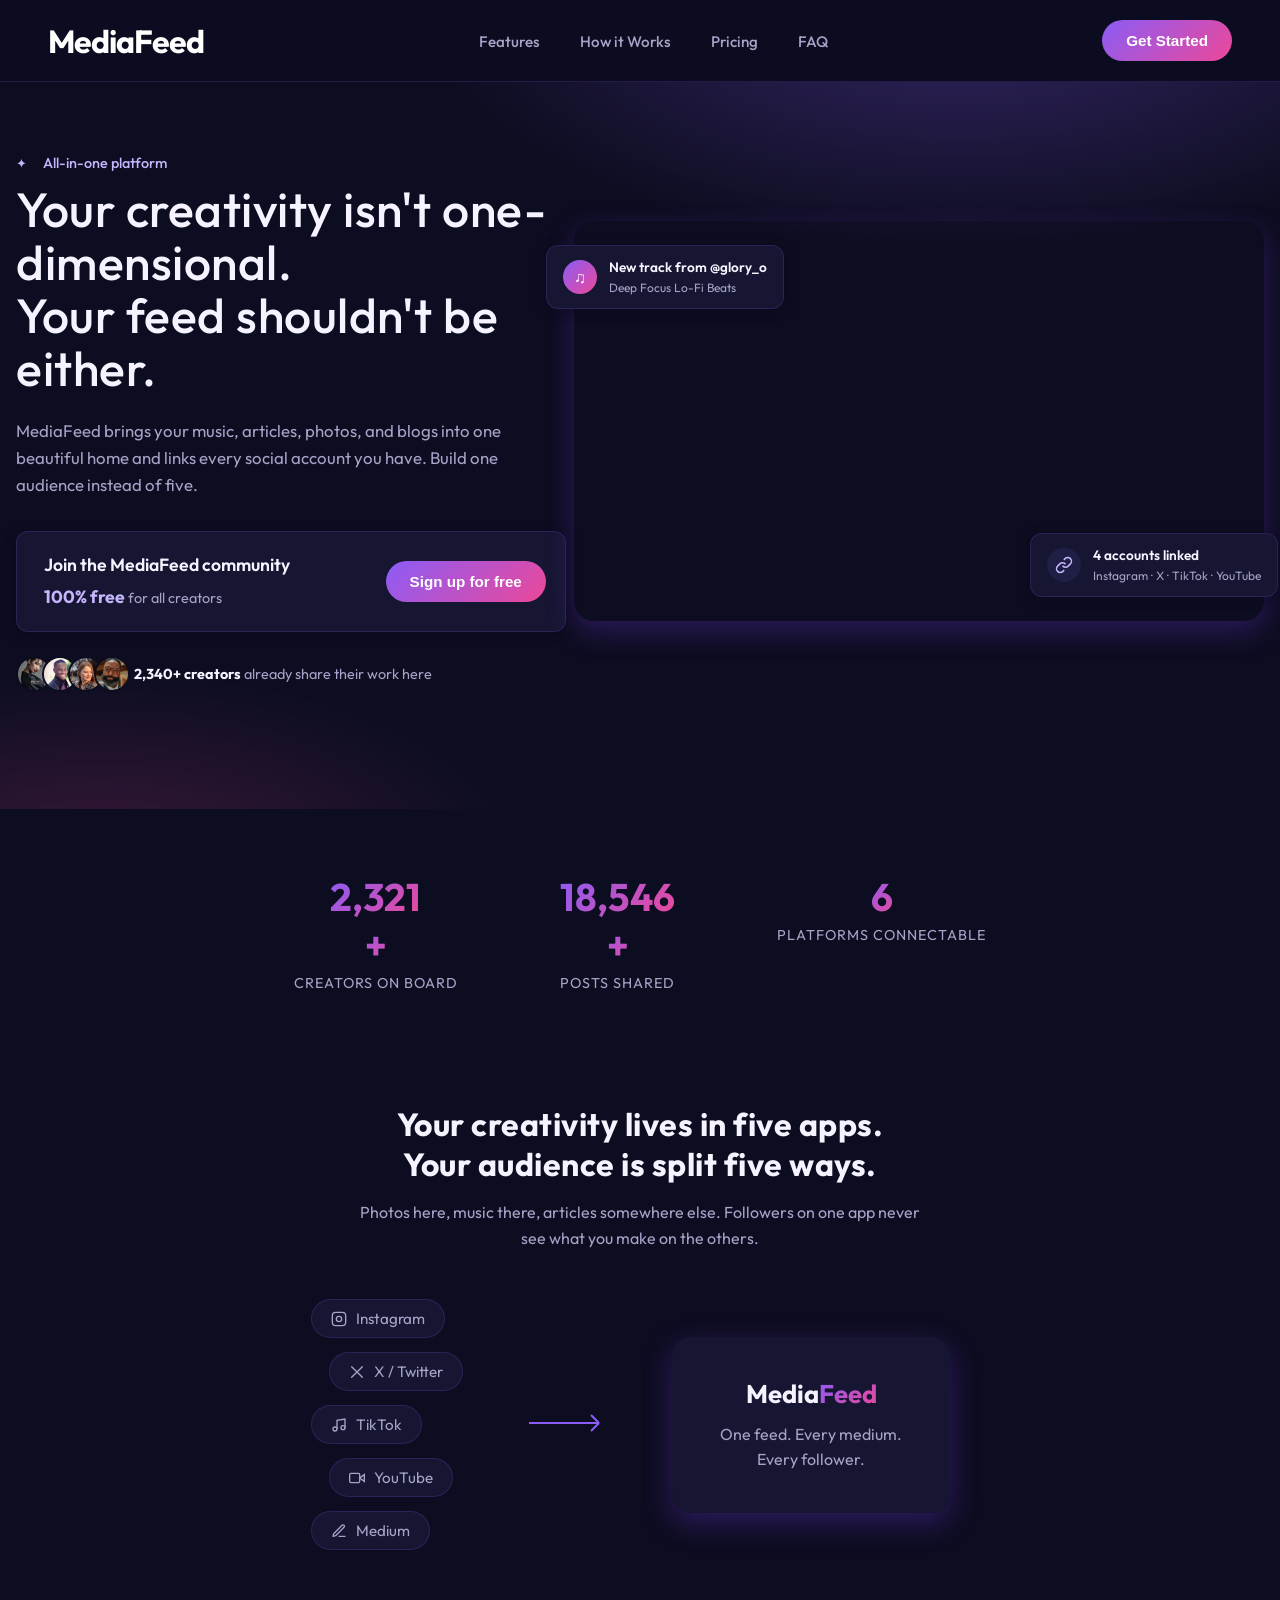
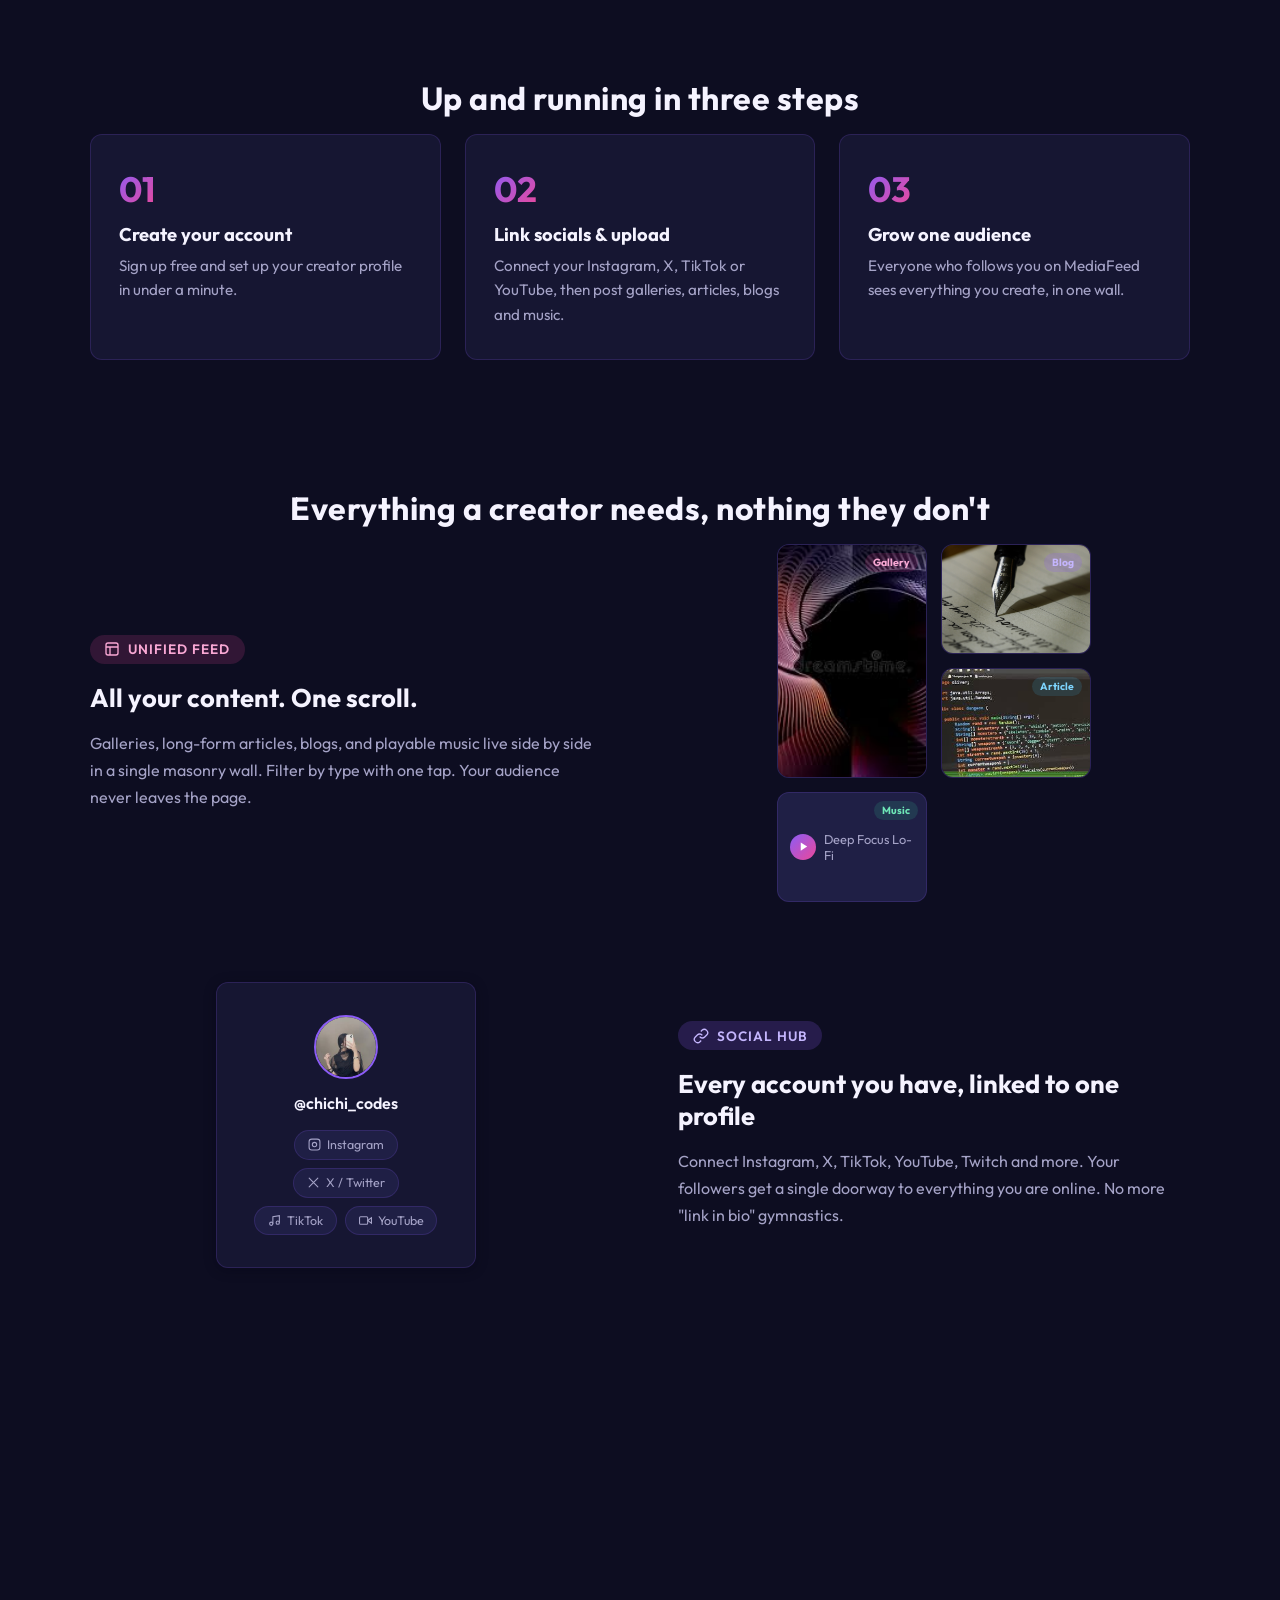
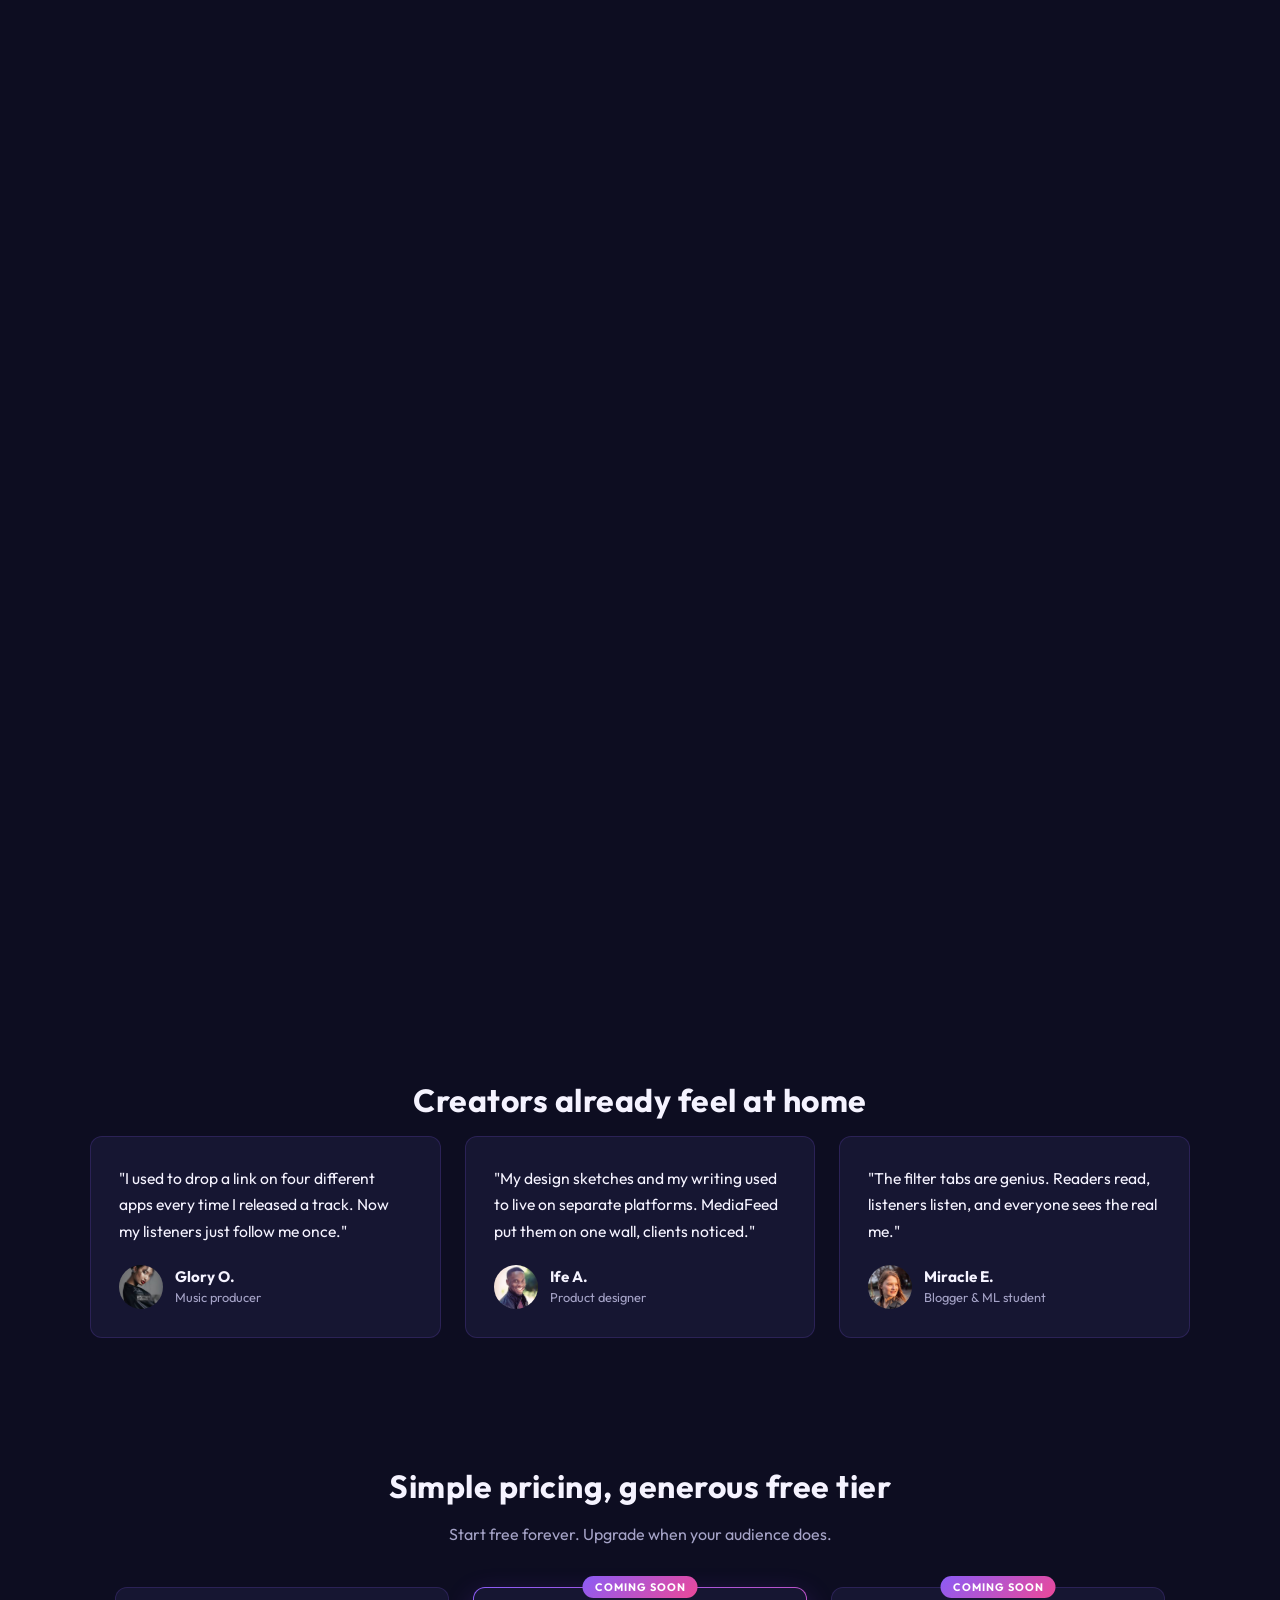
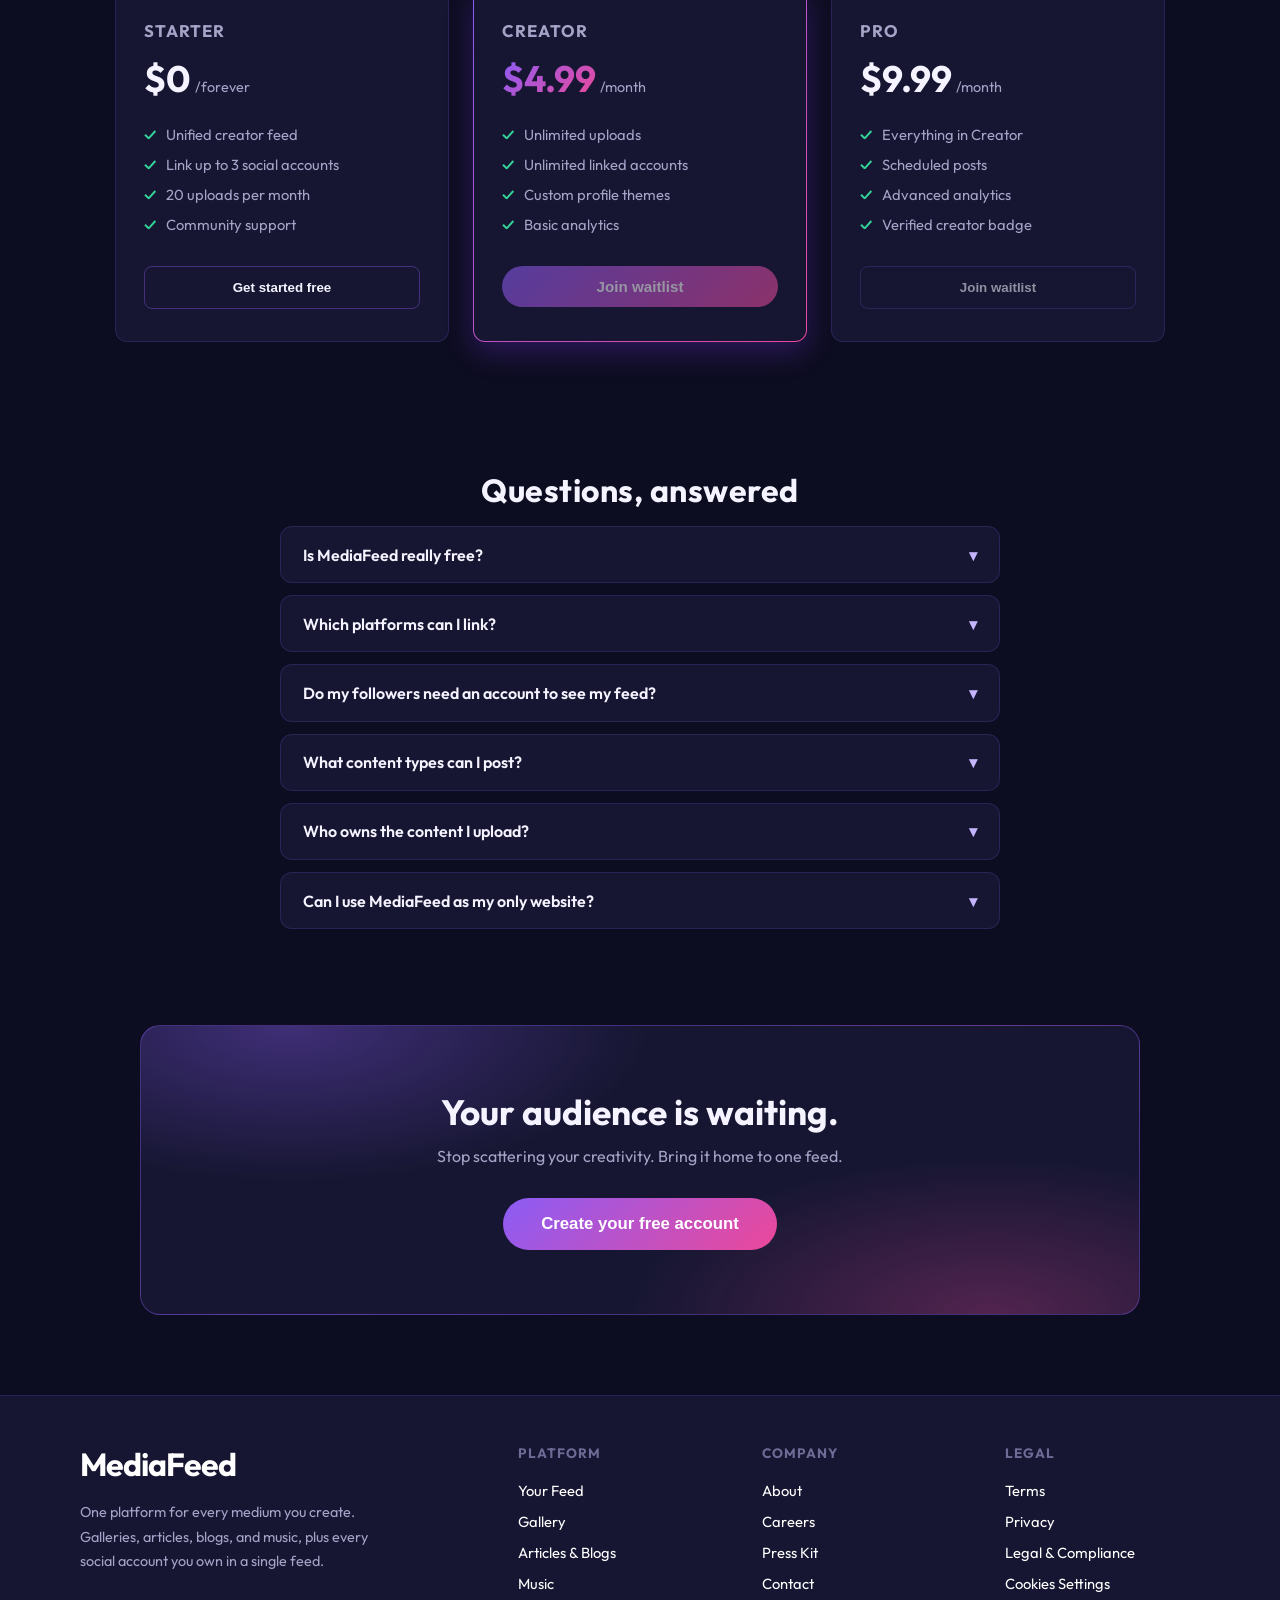
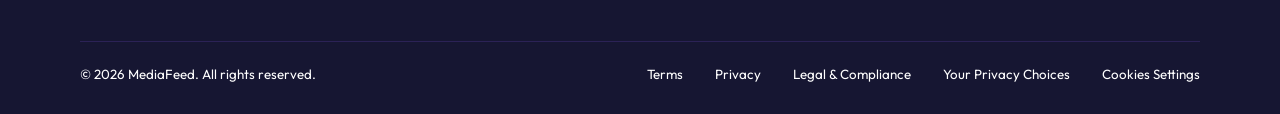
<file: index.html>
<!doctype html>
<html lang="en">
  <head>
    <meta charset="UTF-8" />
    <meta name="viewport" content="width=device-width, initial-scale=1.0" />
    <link rel="preconnect" href="https://fonts.googleapis.com" />
    <link rel="preconnect" href="https://fonts.gstatic.com" crossorigin />
    <link
      href="https://fonts.googleapis.com/css2?family=DM+Mono:ital,wght@0,300;0,400;0,500;1,300;1,400;1,500&family=DM+Sans:ital,opsz,wght@0,9..40,100..1000;1,9..40,100..1000&family=Fraunces:ital,opsz,wght@0,9..144,100..900;1,9..144,100..900&family=League+Spartan:wght@100..900&family=Montserrat:ital,wght@0,100..900;1,100..900&family=Outfit:wght@100..900&family=Public+Sans:ital,wght@0,100..900;1,100..900&family=Roboto:ital,wght@0,100..900;1,100..900&family=Young+Serif&display=swap"
      rel="stylesheet"
    />
    <link rel="stylesheet" href="theme.css" />
    <link rel="stylesheet" href="style.css" />
    <title>MediaFeed — One Feed for Everything You Create</title>
  </head>

  <body>
    <!-- Navigation (outside header so it can stick to the viewport) -->
    <nav class="navbar">
      <a href="#" class="logo">MediaFeed</a>

      <ul class="nav-links">
        <li><a href="#features">Features</a></li>
        <li><a href="#how-it-works">How it Works</a></li>
        <li><a href="#pricing">Pricing</a></li>
        <li><a href="#faq">FAQ</a></li>
      </ul>

      <div class="nav-actions">
        <button id="getStartedBtn" class="btn-primary">Get Started</button>
      </div>
    </nav>

    <!-- Header -->
    <header>

      <!-- Hero Content -->
      <div class="hero-sec">
        <div class="hero-content">
          <div class="tagline">
            <span class="dot"></span> All-in-one platform
          </div>

          <h1 class="hero-headline">
            Your creativity isn't one-dimensional.<br />
            Your feed shouldn't be either.
          </h1>

          <p class="description">
            MediaFeed brings your music, articles, photos, and blogs into one
            beautiful home and links every social account you have. Build one
            audience instead of five.
          </p>

          <div class="cta-card">
            <div class="cta-info">
              <p class="cta-title">Join the MediaFeed community</p>
              <p class="cta-subtitle"><strong>100% free</strong> for all creators</p>
            </div>
            <button id="signUpBtnHero" class="btn-primary cta-open-signup">
              Sign up for free
            </button>
          </div>

          <div class="hero-proof reveal">
            <div class="proof-avatars">
              <img src="./assets/images/lady1.jpg" alt="Creator" />
              <img src="./assets/images/man2.jpg" alt="Creator" />
              <img src="./assets/images/lady3.jpg" alt="Creator" />
              <img src="./assets/images/man1.jpg" alt="Creator" />
            </div>
            <p><strong>2,340+ creators</strong> already share their work here</p>
          </div>
        </div>

        <div class="hero-visual">
          <video src="assets/mediafeed.mp4" autoplay muted loop></video>
          <div class="float-chip float-chip-top">
            <span class="chip-icon chip-music">♫</span>
            <div>
              <p>New track from @glory_o</p>
              <span>Deep Focus Lo-Fi Beats</span>
            </div>
          </div>
          <div class="float-chip float-chip-bottom">
            <span class="chip-icon chip-link">
              <svg viewBox="0 0 24 24" fill="none" stroke="currentColor" stroke-width="2">
                <path d="M10 13a5 5 0 0 0 7.54.54l3-3a5 5 0 0 0-7.07-7.07l-1.72 1.71"/>
                <path d="M14 11a5 5 0 0 0-7.54-.54l-3 3a5 5 0 0 0 7.07 7.07l1.71-1.71"/>
              </svg>
            </span>
            <div>
              <p>4 accounts linked</p>
              <span>Instagram · X · TikTok · YouTube</span>
            </div>
          </div>
        </div>
      </div>
    </header>

    <!-- Main -->
    <main>
      <!-- Proof Strip -->
      <section class="stats-strip reveal">
        <div class="stat">
          <span class="stat-number" data-count="2340">0</span>
          <span class="stat-suffix">+</span>
          <span class="stat-label">Creators on board</span>
        </div>
        <div class="stat">
          <span class="stat-number" data-count="18700">0</span>
          <span class="stat-suffix">+</span>
          <span class="stat-label">Posts shared</span>
        </div>
        <div class="stat">
          <span class="stat-number" data-count="6">0</span>
          <span class="stat-suffix"></span>
          <span class="stat-label">Platforms connectable</span>
        </div>
      </section>

      <!-- Problem -->
      <section class="problem reveal" id="problem">
        <h2 class="section-title">
          Your creativity lives in five apps.<br />
          Your audience is split five ways.
        </h2>
        <p class="section-subtitle">
          Photos here, music there, articles somewhere else. Followers on one
          app never see what you make on the others.
        </p>

        <div class="problem-visual">
          <div class="scatter-col">
            <span class="app-chip">
              <svg viewBox="0 0 24 24" fill="none" stroke="currentColor" stroke-width="2"><rect x="2" y="2" width="20" height="20" rx="5"/><circle cx="12" cy="12" r="4"/><line x1="17.5" y1="6.5" x2="17.51" y2="6.5"/></svg>
              Instagram
            </span>
            <span class="app-chip">
              <svg viewBox="0 0 24 24" fill="none" stroke="currentColor" stroke-width="2" stroke-linecap="round"><path d="M4 4l16 16M20 4L4 20"/></svg>
              X / Twitter
            </span>
            <span class="app-chip">
              <svg viewBox="0 0 24 24" fill="none" stroke="currentColor" stroke-width="2"><path d="M9 18V5l12-2v13"/><circle cx="6" cy="18" r="3"/><circle cx="18" cy="16" r="3"/></svg>
              TikTok
            </span>
            <span class="app-chip">
              <svg viewBox="0 0 24 24" fill="none" stroke="currentColor" stroke-width="2"><polygon points="23 7 16 12 23 17 23 7"/><rect x="1" y="5" width="15" height="14" rx="2"/></svg>
              YouTube
            </span>
            <span class="app-chip">
              <svg viewBox="0 0 24 24" fill="none" stroke="currentColor" stroke-width="2" stroke-linecap="round" stroke-linejoin="round"><path d="M12 20h9"/><path d="M16.5 3.5a2.121 2.121 0 0 1 3 3L7 19l-4 1 1-4L16.5 3.5z"/></svg>
              Medium
            </span>
          </div>

          <div class="problem-arrow">
            <svg viewBox="0 0 80 24" fill="none" stroke="currentColor" stroke-width="2">
              <path d="M2 12h70m0 0-8-8m8 8-8 8"/>
            </svg>
          </div>

          <div class="unified-card">
            <div class="unified-card-header">Media<span>Feed</span></div>
            <p>One feed. Every medium.<br />Every follower.</p>
          </div>
        </div>
      </section>

      <!-- How It Works -->
      <section class="how-it-works reveal" id="how-it-works">
        <h2 class="section-title">Up and running in three steps</h2>

        <div class="steps-row">
          <article class="step-card">
            <span class="step-num">01</span>
            <h3>Create your account</h3>
            <p>Sign up free and set up your creator profile in under a minute.</p>
          </article>
          <article class="step-card">
            <span class="step-num">02</span>
            <h3>Link socials &amp; upload</h3>
            <p>Connect your Instagram, X, TikTok or YouTube, then post galleries, articles, blogs and music.</p>
          </article>
          <article class="step-card">
            <span class="step-num">03</span>
            <h3>Grow one audience</h3>
            <p>Everyone who follows you on MediaFeed sees everything you create, in one wall.</p>
          </article>
        </div>
      </section>

      <!-- Feature Deep-Dive -->
      <section class="features" id="features">
        <h2 class="section-title reveal">Everything a creator needs, nothing they don't</h2>

        <div class="feature-row reveal">
          <div class="feature-text">
            <span class="feature-tag tag-feed">
              <svg viewBox="0 0 24 24" fill="none" stroke="currentColor" stroke-width="2"><rect x="3" y="3" width="18" height="18" rx="3"/><path d="M3 9h18M9 21V9"/></svg>
              Unified Feed
            </span>
            <h3>All your content. One scroll.</h3>
            <p>Galleries, long-form articles, blogs, and playable music live side by side in a single masonry wall. Filter by type with one tap. Your audience never leaves the page.</p>
          </div>
          <div class="feature-visual">
            <div class="mock-feed">
              <div class="mock-post mock-tall">
                <img src="./assets/images/geometric.jpg" alt="" />
                <span class="mock-badge badge-gallery">Gallery</span>
              </div>
              <div class="mock-post">
                <img src="./assets/images/article.jpg" alt="" />
                <span class="mock-badge badge-blog">Blog</span>
              </div>
              <div class="mock-post">
                <img src="./assets/images/coding.jpg" alt="" />
                <span class="mock-badge badge-article">Article</span>
              </div>
              <div class="mock-post mock-player">
                <span class="mock-play"><svg viewBox="0 0 24 24" fill="currentColor"><polygon points="6 3 20 12 6 21"/></svg></span> Deep Focus Lo-Fi
                <span class="mock-badge badge-music">Music</span>
              </div>
            </div>
          </div>
        </div>

        <div class="feature-row row-reverse reveal">
          <div class="feature-text">
            <span class="feature-tag tag-hub">
              <svg viewBox="0 0 24 24" fill="none" stroke="currentColor" stroke-width="2"><path d="M10 13a5 5 0 0 0 7.54.54l3-3a5 5 0 0 0-7.07-7.07l-1.72 1.71"/><path d="M14 11a5 5 0 0 0-7.54-.54l-3 3a5 5 0 0 0 7.07 7.07l1.71-1.71"/></svg>
              Social Hub
            </span>
            <h3>Every account you have, linked to one profile</h3>
            <p>Connect Instagram, X, TikTok, YouTube, Twitch and more. Your followers get a single doorway to everything you are online. No more "link in bio" gymnastics.</p>
          </div>
          <div class="feature-visual">
            <div class="mock-profile">
              <img class="mock-avatar" src="./assets/images/lady2.jpg" alt="" />
              <div class="mock-handle">@chichi_codes</div>
              <div class="mock-links">
                <span class="mock-link">
                  <svg viewBox="0 0 24 24" fill="none" stroke="currentColor" stroke-width="2"><rect x="2" y="2" width="20" height="20" rx="5"/><circle cx="12" cy="12" r="4"/><line x1="17.5" y1="6.5" x2="17.51" y2="6.5"/></svg>
                  Instagram
                </span>
                <span class="mock-link">
                  <svg viewBox="0 0 24 24" fill="none" stroke="currentColor" stroke-width="2" stroke-linecap="round"><path d="M4 4l16 16M20 4L4 20"/></svg>
                  X / Twitter
                </span>
                <span class="mock-link">
                  <svg viewBox="0 0 24 24" fill="none" stroke="currentColor" stroke-width="2"><path d="M9 18V5l12-2v13"/><circle cx="6" cy="18" r="3"/><circle cx="18" cy="16" r="3"/></svg>
                  TikTok
                </span>
                <span class="mock-link">
                  <svg viewBox="0 0 24 24" fill="none" stroke="currentColor" stroke-width="2"><polygon points="23 7 16 12 23 17 23 7"/><rect x="1" y="5" width="15" height="14" rx="2"/></svg>
                  YouTube
                </span>
              </div>
            </div>
          </div>
        </div>

        <div class="feature-row reveal">
          <div class="feature-text">
            <span class="feature-tag tag-music">
              <svg viewBox="0 0 24 24" fill="none" stroke="currentColor" stroke-width="2"><path d="M9 18V5l12-2v13"/><circle cx="6" cy="18" r="3"/><circle cx="18" cy="16" r="3"/></svg>
              Built-in Player
            </span>
            <h3>Music that plays where it's posted</h3>
            <p>A persistent bottom-bar player follows your listeners across the whole platform. Tracks, covers and podcasts stream right inside your feed. No downloads, no external apps.</p>
          </div>
          <div class="feature-visual">
            <div class="mock-playerbar">
              <img src="./assets/images/music.png" alt="" />
              <div class="mock-trackinfo">
                <strong>Navigating Milestones</strong>
                <span>The Daily Hustle</span>
              </div>
              <div class="mock-controls">
                <span>⏮</span>
                <span class="mock-playbtn"><svg viewBox="0 0 24 24" fill="currentColor"><polygon points="6 3 20 12 6 21"/></svg></span>
                <span>⏭</span>
              </div>
            </div>
          </div>
        </div>

        <div class="feature-row row-reverse reveal">
          <div class="feature-text">
            <span class="feature-tag tag-explore">
              <svg viewBox="0 0 24 24" fill="none" stroke="currentColor" stroke-width="2"><circle cx="12" cy="12" r="10"/><path d="m16.24 7.76-2.12 6.36-6.36 2.12 2.12-6.36z"/></svg>
              Explore
            </span>
            <h3>Get discovered beyond your followers</h3>
            <p>Trending walls surface fresh galleries, articles and tracks from the whole community. Great work finds an audience, even on day one.</p>
          </div>
          <div class="feature-visual">
            <div class="mock-explore">
              <div class="mock-search">🔍 trending: lo-fi beats</div>
              <div class="mock-tags">
                <span>#3d-art</span><span>#webdev</span><span>#indie-music</span>
                <span>#essay</span><span>#photography</span>
              </div>
            </div>
          </div>
        </div>
      </section>

      <!-- Content Types -->
      <section class="content-category reveal">
        <div class="category">
          <div class="category-card">
            <img src="./assets/images/Gallery.jpg" alt="" />
            <h3>Gallery</h3>
            <p>Visual art &amp; photography</p>
          </div>
          <div class="category-card">
            <img src="./assets/images/articles.png" alt="" />
            <h3>Articles</h3>
            <p>Long-form &amp; deep dives</p>
          </div>
          <div class="category-card">
            <img src="./assets/images/music.png" alt="" />
            <h3>Music</h3>
            <p>Tracks &amp; podcasts</p>
          </div>
          <div class="category-card">
            <img src="./assets/images/blogger.jpg" alt="" />
            <h3>Blogs</h3>
            <p>Stories &amp; updates</p>
          </div>
        </div>
      </section>

      <!-- Trending Marquee (relocated) -->
      <section class="trending-band reveal">
        <div class="trending-header">
          <h2>Trending on MediaFeed</h2>
        </div>
        <div class="trending">
          <div class="marquee-track">
            <div class="marquee-item">
              <img src="./assets/images/pexel/pexels-action-2178885_1920.jpg" alt="" />
            </div>
            <div class="marquee-item">
              <img src="./assets/images/pexel/pexels-mountain-climbing-1840220_1920.jpg" alt="" />
            </div>
            <div class="marquee-item">
              <img src="./assets/images/pexel/blackwoman.jpg" alt="" />
            </div>
            <div class="marquee-item">
              <img src="./assets/images/pexel/pexels-beach-2178747_1920.jpg" alt="" />
            </div>
            <div class="marquee-item">
              <img src="./assets/images/geometric.jpg" alt="" />
            </div>
            <div class="marquee-item">
              <img src="./assets/images/dailyhus2.jpg" alt="" />
            </div>
            <div class="marquee-item">
              <img src="./assets/images/pexel/pexels-chairlift-2179345_1920.jpg" alt="" />
            </div>
            <div class="marquee-item">
              <img src="./assets/images/pexel/pexels-bowed-instrument-1853324_1920.jpg" alt="" />
            </div>

            <!-- Exact duplicate of the first 8 items — required for a seamless -50% loop -->
            <div class="marquee-item">
              <img src="./assets/images/pexel/pexels-action-2178885_1920.jpg" alt="" />
            </div>
            <div class="marquee-item">
              <img src="./assets/images/pexel/pexels-mountain-climbing-1840220_1920.jpg" alt="" />
            </div>
            <div class="marquee-item">
              <img src="./assets/images/pexel/blackwoman.jpg" alt="" />
            </div>
            <div class="marquee-item">
              <img src="./assets/images/pexel/pexels-beach-2178747_1920.jpg" alt="" />
            </div>
            <div class="marquee-item">
              <img src="./assets/images/geometric.jpg" alt="" />
            </div>
            <div class="marquee-item">
              <img src="./assets/images/dailyhus2.jpg" alt="" />
            </div>
            <div class="marquee-item">
              <img src="./assets/images/pexel/pexels-chairlift-2179345_1920.jpg" alt="" />
            </div>
            <div class="marquee-item">
              <img src="./assets/images/pexel/pexels-bowed-instrument-1853324_1920.jpg" alt="" />
            </div>
          </div>
        </div>
      </section>

      <!-- Testimonials -->
      <section class="testimonials reveal">
        <h2 class="section-title">Creators already feel at home</h2>

        <div class="testimonial-grid">
          <figure class="testimonial-card">
            <blockquote>
              "I used to drop a link on four different apps every time I
              released a track. Now my listeners just follow me once."
            </blockquote>
            <figcaption>
              <img src="./assets/images/lady1.jpg" alt="" />
              <div>
                <strong>Glory O.</strong>
                <span>Music producer</span>
              </div>
            </figcaption>
          </figure>

          <figure class="testimonial-card">
            <blockquote>
              "My design sketches and my writing used to live on separate
              platforms. MediaFeed put them on one wall, clients noticed."
            </blockquote>
            <figcaption>
              <img src="./assets/images/man2.jpg" alt="" />
              <div>
                <strong>Ife A.</strong>
                <span>Product designer</span>
              </div>
            </figcaption>
          </figure>

          <figure class="testimonial-card">
            <blockquote>
              "The filter tabs are genius. Readers read, listeners listen,
              and everyone sees the real me."
            </blockquote>
            <figcaption>
              <img src="./assets/images/lady3.jpg" alt="" />
              <div>
                <strong>Miracle E.</strong>
                <span>Blogger &amp; ML student</span>
              </div>
            </figcaption>
          </figure>
        </div>
      </section>

      <!-- Pricing Teaser -->
      <section class="pricing reveal" id="pricing">
        <h2 class="section-title">Simple pricing, generous free tier</h2>
        <p class="section-subtitle">Start free forever. Upgrade when your audience does.</p>

        <div class="pricing-grid">
          <article class="price-card">
            <h3>Starter</h3>
            <p class="price"><span>$0</span>/forever</p>
            <ul>
              <li>Unified creator feed</li>
              <li>Link up to 3 social accounts</li>
              <li>20 uploads per month</li>
              <li>Community support</li>
            </ul>
            <button id="pricingSignupFree" class="btn-outline cta-open-signup">Get started free</button>
          </article>

          <article class="price-card price-featured">
            <span class="coming-soon">Coming soon</span>
            <h3>Creator</h3>
            <p class="price"><span>$4.99</span>/month</p>
            <ul>
              <li>Unlimited uploads</li>
              <li>Unlimited linked accounts</li>
              <li>Custom profile themes</li>
              <li>Basic analytics</li>
            </ul>
            <button class="btn-primary btn-disabled" disabled>Join waitlist</button>
          </article>

          <article class="price-card">
            <span class="coming-soon">Coming soon</span>
            <h3>Pro</h3>
            <p class="price"><span>$9.99</span>/month</p>
            <ul>
              <li>Everything in Creator</li>
              <li>Scheduled posts</li>
              <li>Advanced analytics</li>
              <li>Verified creator badge</li>
            </ul>
            <button class="btn-outline btn-disabled" disabled>Join waitlist</button>
          </article>
        </div>
      </section>

      <!-- FAQ -->
      <section class="faq reveal" id="faq">
        <h2 class="section-title">Questions, answered</h2>

        <div class="faq-list">
          <div class="faq-item">
            <button class="faq-question" aria-expanded="false">
              Is MediaFeed really free?
              <span class="faq-chevron">▾</span>
            </button>
            <div class="faq-answer">
              <p>Yes. The Starter plan is free forever — unified feed, social linking, and uploads included. Paid plans add extras like analytics and scheduling when they launch.</p>
            </div>
          </div>

          <div class="faq-item">
            <button class="faq-question" aria-expanded="false">
              Which platforms can I link?
              <span class="faq-chevron">▾</span>
            </button>
            <div class="faq-answer">
              <p>Instagram, X (Twitter), TikTok, YouTube, Twitch, and any personal blog via URL. We're adding more platforms as their APIs open up.</p>
            </div>
          </div>

          <div class="faq-item">
            <button class="faq-question" aria-expanded="false">
              Do my followers need an account to see my feed?
              <span class="faq-chevron">▾</span>
            </button>
            <div class="faq-answer">
              <p>No. Public profiles are viewable by anyone. An account is only needed to interact, likes, comments, and follows.</p>
            </div>
          </div>

          <div class="faq-item">
            <button class="faq-question" aria-expanded="false">
              What content types can I post?
              <span class="faq-chevron">▾</span>
            </button>
            <div class="faq-answer">
              <p>Four: photo galleries, written articles, blog posts, and audio (music or podcasts). They all share one feed but keep their own category badge and filter tab.</p>
            </div>
          </div>

          <div class="faq-item">
            <button class="faq-question" aria-expanded="false">
              Who owns the content I upload?
              <span class="faq-chevron">▾</span>
            </button>
            <div class="faq-answer">
              <p>You do. MediaFeed claims no ownership of your work, you grant us only the license needed to display it on the platform.</p>
            </div>
          </div>

          <div class="faq-item">
            <button class="faq-question" aria-expanded="false">
              Can I use MediaFeed as my only website?
              <span class="faq-chevron">▾</span>
            </button>
            <div class="faq-answer">
              <p>Many creators do. Your profile acts as a living portfolio: feed, about, and all social links on one page. A custom domain option is planned for Pro.</p>
            </div>
          </div>
        </div>
      </section>

      <!-- Final CTA Band -->
      <section class="final-cta reveal">
        <div class="final-cta-inner">
          <h2>Your audience is waiting.</h2>
          <p>Stop scattering your creativity. Bring it home to one feed.</p>
          <button id="finalCtaSignup" class="btn-primary cta-btn-large cta-open-signup">
            Create your free account
          </button>
        </div>
      </section>
    </main>

    <!-- Footer -->
    <footer class="site-footer">
      <div class="footer-top">
        <div class="footer-brand">
          <a href="#" class="logo">MediaFeed</a>
          <p>
            One platform for every medium you create. Galleries, articles,
            blogs, and music, plus every social account you own  in a single
            feed.
          </p>
        </div>

        <div class="footer-col">
          <h4>Platform</h4>
          <ul>
            <li><a href="feed.html">Your Feed</a></li>
            <li><a href="gallery.html">Gallery</a></li>
            <li><a href="blogs.html">Articles &amp; Blogs</a></li>
            <li><a href="music.html">Music</a></li>
          </ul>
        </div>

        <div class="footer-col">
          <h4>Company</h4>
          <ul>
            <li><a href="#">About</a></li>
            <li><a href="#">Careers</a></li>
            <li><a href="#">Press Kit</a></li>
            <li><a href="#">Contact</a></li>
          </ul>
        </div>

        <div class="footer-col">
          <h4>Legal</h4>
          <ul>
            <li><a href="#">Terms</a></li>
            <li><a href="#">Privacy</a></li>
            <li><a href="#">Legal &amp; Compliance</a></li>
            <li><a href="#">Cookies Settings</a></li>
          </ul>
        </div>
      </div>

      <div class="footer-bottom">
        <p>&copy; 2026 MediaFeed. All rights reserved.</p>
        <ul>
          <li><a href="#">Terms</a></li>
          <li><a href="#">Privacy</a></li>
          <li><a href="#">Legal &amp; Compliance</a></li>
          <li><a href="#">Your Privacy Choices</a></li>
          <li><a href="#">Cookies Settings</a></li>
        </ul>
      </div>
    </footer>

    <script src="./landing.js" defer></script>
    <script src="./script.js"></script>
  </body>
</html>
</file>
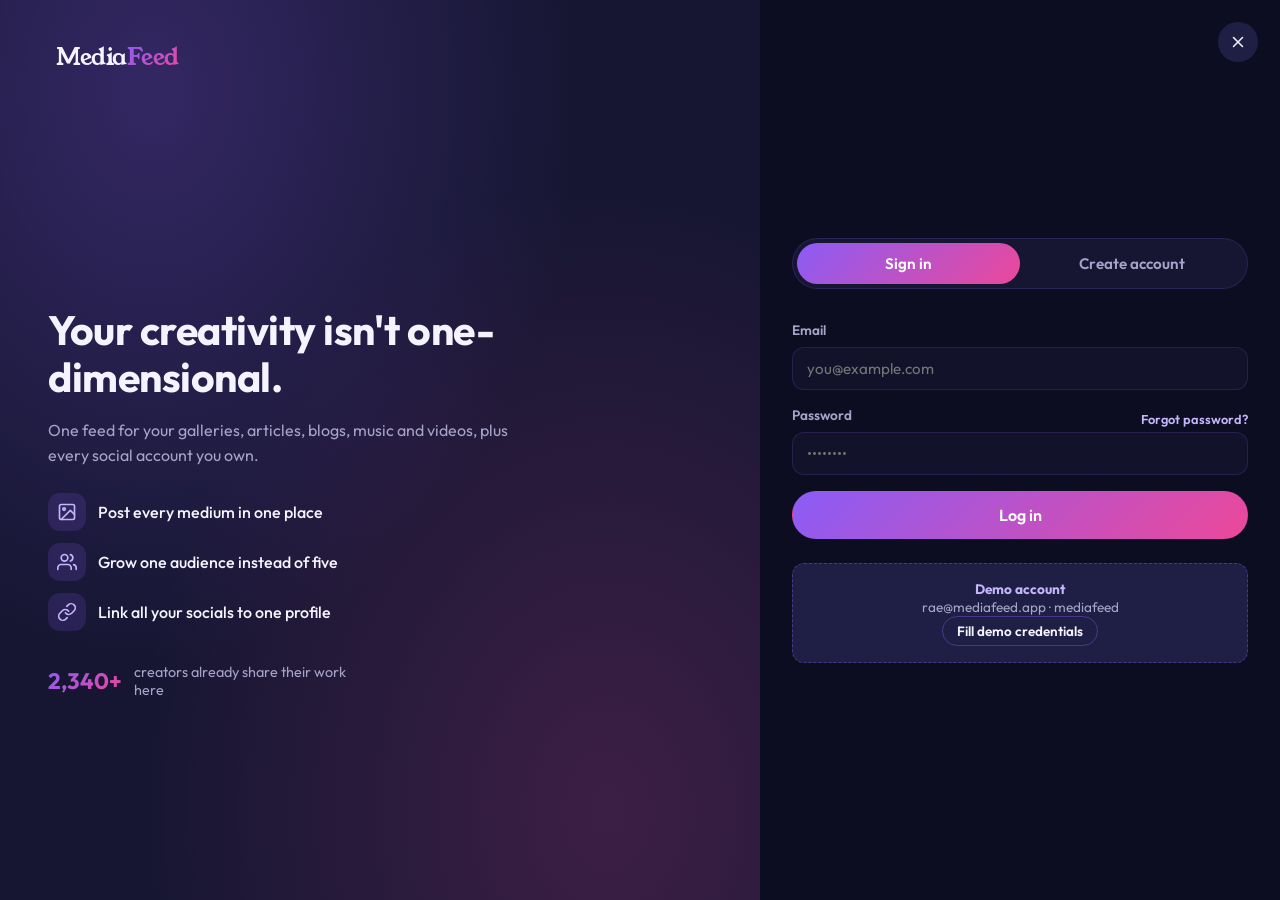
<file: auth.html>
<!doctype html>
<html lang="en">
  <head>
    <meta charset="UTF-8" />
    <meta name="viewport" content="width=device-width, initial-scale=1.0" />
    <title>MediaFeed — Sign in</title>

    <link rel="preconnect" href="https://fonts.googleapis.com" />
    <link rel="preconnect" href="https://fonts.gstatic.com" crossorigin />
    <link
      href="https://fonts.googleapis.com/css2?family=Outfit:wght@300;400;500;600;700&family=Young+Serif&display=swap"
      rel="stylesheet"
    />

    <link rel="stylesheet" href="theme.css" />
    <link rel="stylesheet" href="css/app.css" />
    <link rel="stylesheet" href="css/auth.css" />
  </head>

  <!-- mf-public = no auth guard, no app shell -->
  <body class="mf-app mf-public" data-page="auth">
    <main class="auth-split">
      <!-- Brand panel -->
      <aside class="auth-brand">
        <a class="mf-logo" href="index.html">Media<span>Feed</span></a>

        <div class="auth-brand-body">
          <h1>Your creativity isn't one-dimensional.</h1>
          <p>
            One feed for your galleries, articles, blogs, music and videos,
            plus every social account you own.
          </p>

          <ul class="auth-points">
            <li><span data-icon="image"></span> Post every medium in one place</li>
            <li><span data-icon="users"></span> Grow one audience instead of five</li>
            <li><span data-icon="link"></span> Link all your socials to one profile</li>
          </ul>

          <div class="auth-stat">
            <strong>2,340+</strong>
            <span>creators already share their work here</span>
          </div>
        </div>
      </aside>

      <!-- Form panel -->
      <section class="auth-panel">
        <button class="auth-close" id="closeAuth" aria-label="Back to landing"></button>

        <div class="auth-tabs">
          <button class="active" data-tab="signin">Sign in</button>
          <button data-tab="signup">Create account</button>
        </div>

        <!-- SIGN IN -->
        <form id="signinForm" class="auth-form">
          <div class="mf-field">
            <label>Email</label>
            <input type="email" id="loginEmail" class="mf-input" placeholder="you@example.com" required/>
          </div>
          <div class="mf-field">
            <div class="label-row">
              <label>Password</label>
              <a href="#" id="forgotLink" class="mini-link">Forgot password?</a>
            </div>
            <input type="password" id="loginPassword" class="mf-input" placeholder="••••••••" required/>
          </div>
          <p class="mf-error" id="loginError"></p>
          <button type="submit" class="mf-btn mf-btn-primary auth-submit">Log in</button>

          <div class="demo-box">
            <p><strong>Demo account</strong></p>
            <p>rae@mediafeed.app · mediafeed</p>
            <button type="button" class="mf-btn mf-btn-ghost mf-btn-sm" id="fillDemo">Fill demo credentials</button>
          </div>
        </form>

        <!-- SIGN UP -->
        <form id="signupForm" class="auth-form" hidden>
          <div class="mf-field"><label>Full name</label><input type="text" id="regName" class="mf-input" placeholder="Rae Cole" required/></div>
          <div class="mf-field">
            <label>Username</label>
            <div class="uname-wrap"><span>@</span><input type="text" id="regUsername" class="mf-input" placeholder="your_handle" minlength="3" maxlength="20" required/></div>
          </div>
          <div class="mf-field"><label>Email</label><input type="email" id="regEmail" class="mf-input" placeholder="you@example.com" required/></div>
          <div class="mf-field"><label>Password</label><input type="password" id="regPassword" class="mf-input" placeholder="Min 8 characters" minlength="8" required/></div>
          <div class="mf-field"><label>Confirm password</label><input type="password" id="regConfirm" class="mf-input" placeholder="Repeat it" required/></div>

          <p class="field-label">What do you create? <em>(optional)</em></p>
          <div class="interest-chips" id="interestChips"></div>

          <p class="mf-error" id="signupError"></p>
          <button type="submit" class="mf-btn mf-btn-primary auth-submit">Create my account</button>
          <p class="auth-terms">
            By creating an account you agree to MediaFeed's
            <a href="index.html">Terms</a> &amp; <a href="index.html">Privacy Policy</a>.
          </p>
        </form>
      </section>
    </main>

    <script src="js/data.js"></script>
    <script src="js/app.js"></script>
    <script src="js/pages/auth.js"></script>
  </body>
</html>
</file>
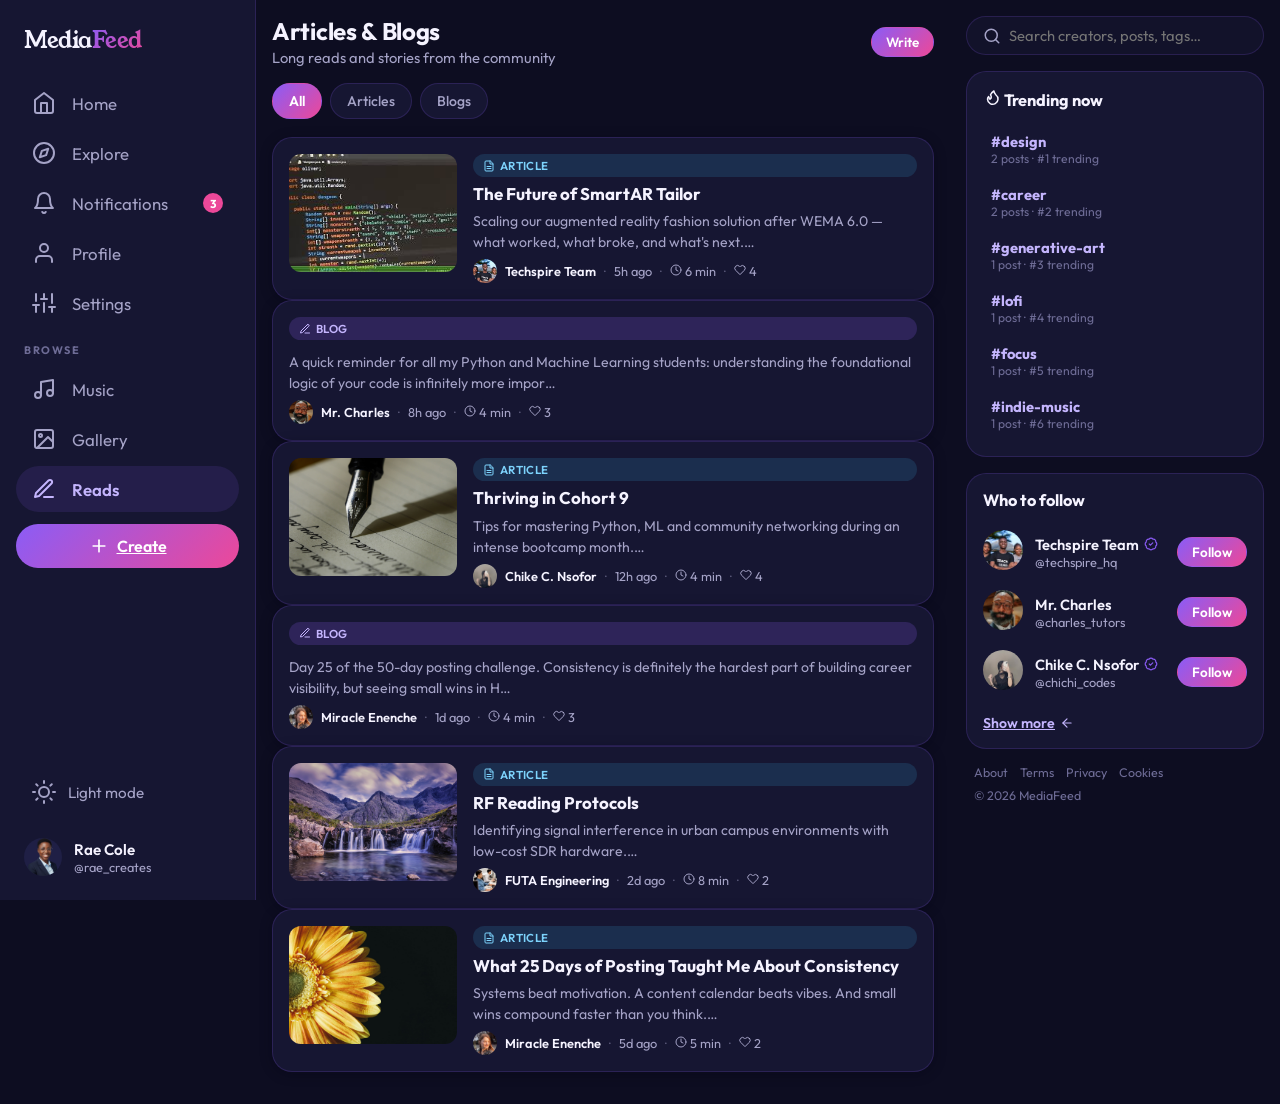
<file: blogs.html>
<!doctype html>
<html lang="en">
  <head>
    <meta charset="UTF-8" />
    <meta name="viewport" content="width=device-width, initial-scale=1.0" />
    <title>MediaFeed — Articles &amp; Blogs</title>

    <link rel="preconnect" href="https://fonts.googleapis.com" />
    <link rel="preconnect" href="https://fonts.gstatic.com" crossorigin />
    <link
      href="https://fonts.googleapis.com/css2?family=Outfit:wght@300;400;500;600;700&family=Young+Serif&display=swap"
      rel="stylesheet"
    />

    <link rel="stylesheet" href="theme.css" />
    <link rel="stylesheet" href="css/app.css" />
    <link rel="stylesheet" href="css/blogs.css" />
  </head>

  <body class="mf-app" data-page="blogs" data-rail="true">
    <a class="mf-skip" href="#readerList">Skip to articles</a>

    <main class="mf-main">
      <div class="mf-page-head">
        <div>
          <h1 class="mf-page-title">Articles &amp; Blogs</h1>
          <p class="mf-page-sub">Long reads and stories from the community</p>
        </div>
        <a class="mf-btn mf-btn-primary mf-btn-sm" href="create.html?type=article">Write</a>
      </div>

      <nav class="mf-tabs" id="readerTabs">
        <button class="mf-tab active" data-filter="all">All</button>
        <button class="mf-tab" data-filter="article">Articles</button>
        <button class="mf-tab" data-filter="blog">Blogs</button>
      </nav>

      <section id="readerList" aria-live="polite"></section>
    </main>

    <script src="js/data.js"></script>
    <script src="js/app.js"></script>
    <script src="js/components.js"></script>
    <script src="js/pages/blogs.js"></script>
  </body>
</html>
</file>
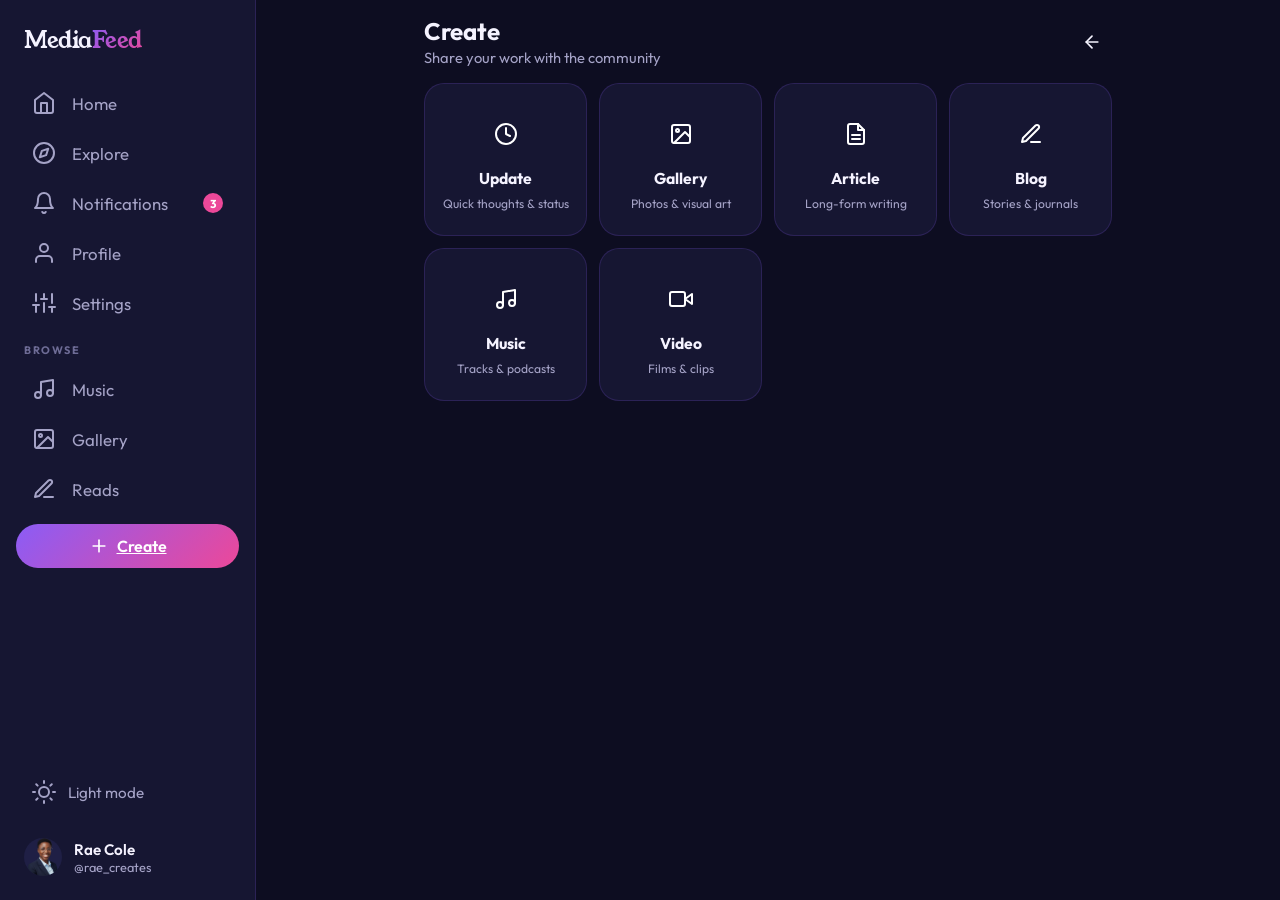
<file: create.html>
<!doctype html>
<html lang="en">
  <head>
    <meta charset="UTF-8" />
    <meta name="viewport" content="width=device-width, initial-scale=1.0" />
    <title>MediaFeed — Create</title>

    <link rel="preconnect" href="https://fonts.googleapis.com" />
    <link rel="preconnect" href="https://fonts.gstatic.com" crossorigin />
    <link
      href="https://fonts.googleapis.com/css2?family=Outfit:wght@300;400;500;600;700&family=Young+Serif&display=swap"
      rel="stylesheet"
    />

    <link rel="stylesheet" href="theme.css" />
    <link rel="stylesheet" href="css/app.css" />
    <link rel="stylesheet" href="css/create.css" />
  </head>

  <body class="mf-app" data-page="create">
    <a class="mf-skip" href="#createForm">Skip to form</a>

    <main class="mf-main">
      <div class="mf-page-head">
        <div>
          <h1 class="mf-page-title">Create</h1>
          <p class="mf-page-sub">Share your work with the community</p>
        </div>
        <button class="mf-icon-btn" id="backBtn" aria-label="Go back"></button>
      </div>

      <!-- Step 1: choose type -->
      <section id="typePicker">
        <div class="mf-type-grid" id="typeGrid"></div>
      </section>

      <!-- Step 2: tailored form -->
      <section class="mf-card" id="formCard" hidden>
        <div class="mf-form-inner" id="formArea"></div>
      </section>
    </main>

    <script src="js/data.js"></script>
    <script src="js/app.js"></script>
    <script src="js/components.js"></script>
    <script src="js/pages/create.js"></script>
  </body>
</html>
</file>
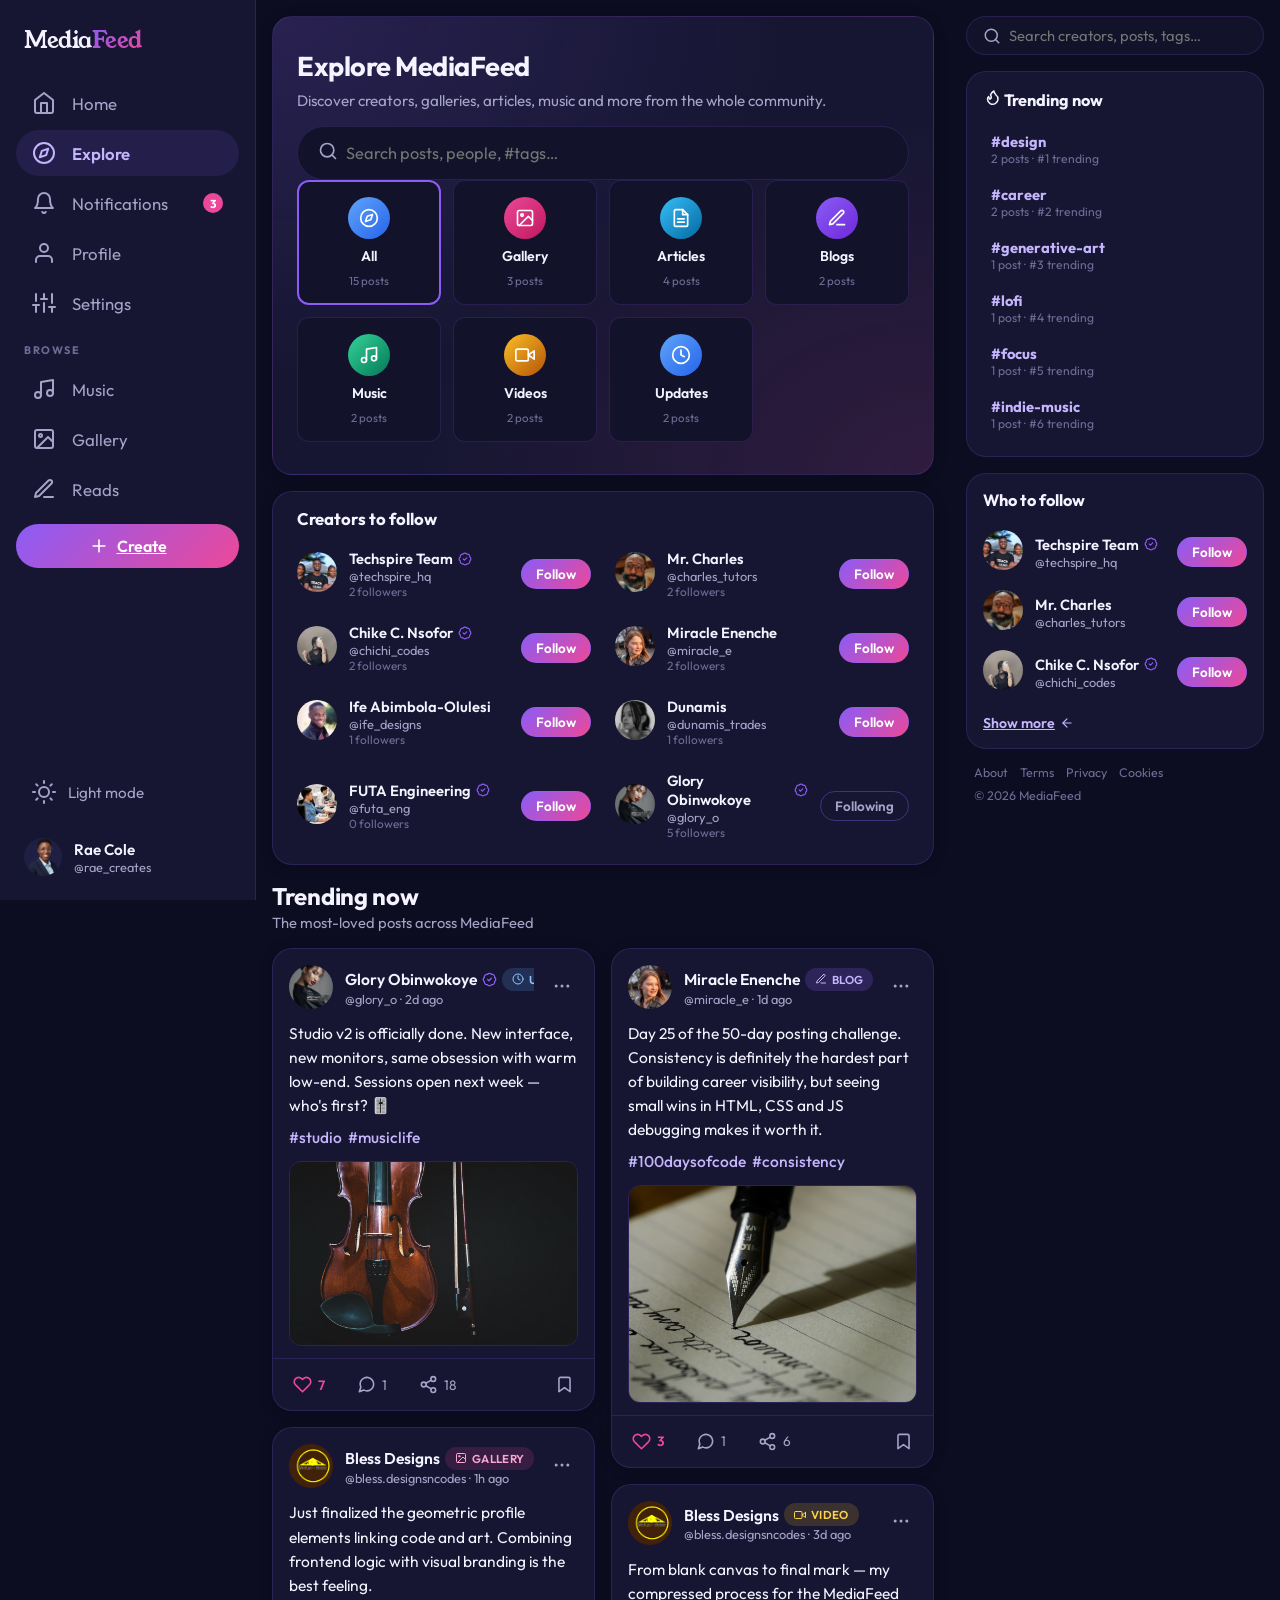
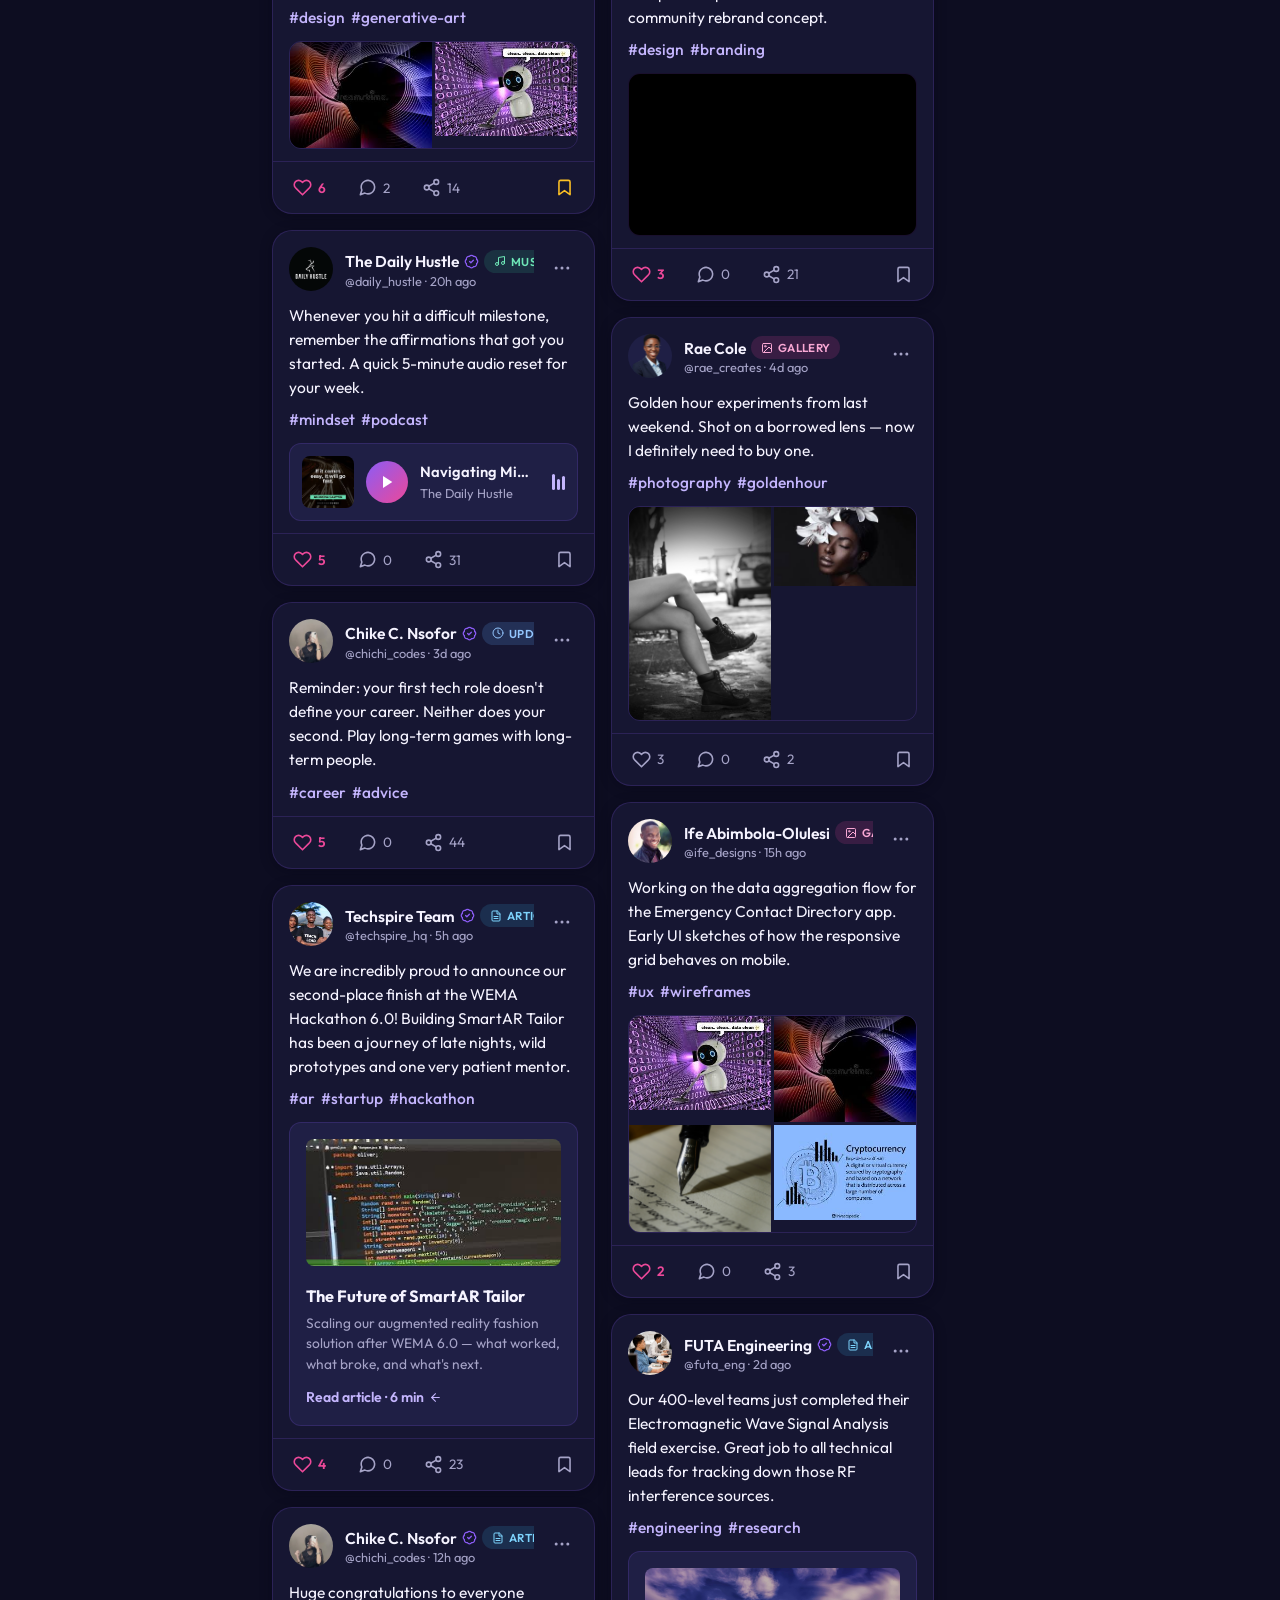
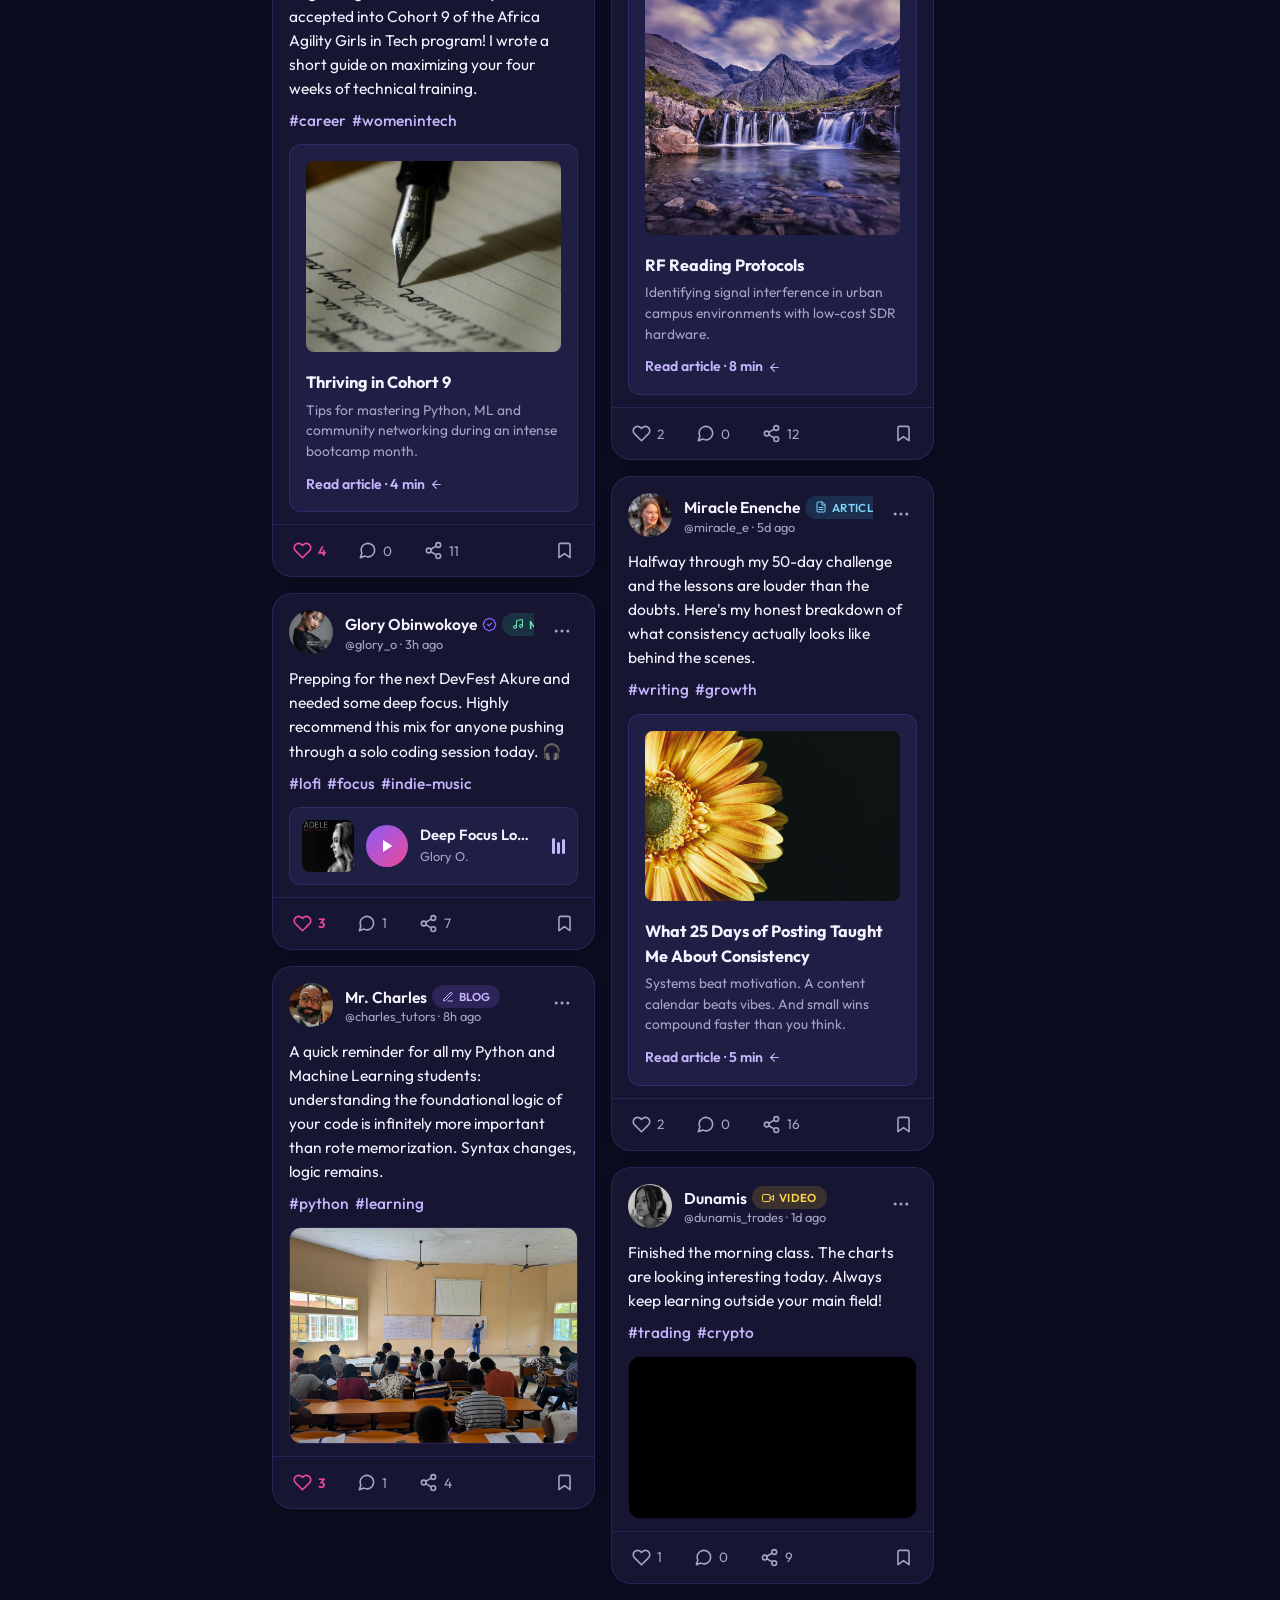
<file: explore.html>
<!doctype html>
<html lang="en">
  <head>
    <meta charset="UTF-8" />
    <meta name="viewport" content="width=device-width, initial-scale=1.0" />
    <title>MediaFeed — Explore</title>

    <link rel="preconnect" href="https://fonts.googleapis.com" />
    <link rel="preconnect" href="https://fonts.gstatic.com" crossorigin />
    <link
      href="https://fonts.googleapis.com/css2?family=Outfit:wght@300;400;500;600;700&family=Young+Serif&display=swap"
      rel="stylesheet"
    />

    <link rel="stylesheet" href="theme.css" />
    <link rel="stylesheet" href="css/app.css" />
    <link rel="stylesheet" href="css/explore.css" />
  </head>

  <body class="mf-app" data-page="explore" data-rail="true">
    <a class="mf-skip" href="#exploreGrid">Skip to results</a>

    <main class="mf-main">
      <!-- Hero search -->
      <section class="mf-card mf-explore-hero">
        <h1 class="mf-explore-title">Explore MediaFeed</h1>
        <p class="mf-explore-sub">
          Discover creators, galleries, articles, music and more from the whole
          community.
        </p>
        <div class="mf-search mf-search-lg" id="exploreSearch">
          <div class="mf-search-box">
            <span id="searchIcon"></span>
            <input type="search" id="exploreInput" placeholder="Search posts, people, #tags…" autocomplete="off"/>
          </div>
          <div class="mf-search-results"></div>
        </div>

        <!-- Category tiles -->
        <div class="mf-cat-tiles" id="catTiles"></div>
      </section>

      <!-- Active filter chip -->
      <div class="mf-active-filter" id="activeFilter" hidden>
        <span id="activeFilterText"></span>
        <button class="mf-icon-btn" id="clearFilter" aria-label="Clear filter"></button>
      </div>

      <!-- Creators to follow -->
      <section class="mf-card mf-creator-card">
        <h3 class="mf-section-h">Creators to follow</h3>
        <div class="mf-creator-grid" id="creatorGrid"></div>
      </section>

      <!-- Trending wall -->
      <div class="mf-page-head">
        <div>
          <h2 class="mf-page-title">Trending now</h2>
          <p class="mf-page-sub" id="trendSub">The most-loved posts across MediaFeed</p>
        </div>
      </div>

      <section id="exploreGrid" class="mf-masonry" aria-live="polite"></section>
    </main>

    <script src="js/data.js"></script>
    <script src="js/app.js"></script>
    <script src="js/components.js"></script>
    <script src="js/pages/explore.js"></script>
  </body>
</html>
</file>
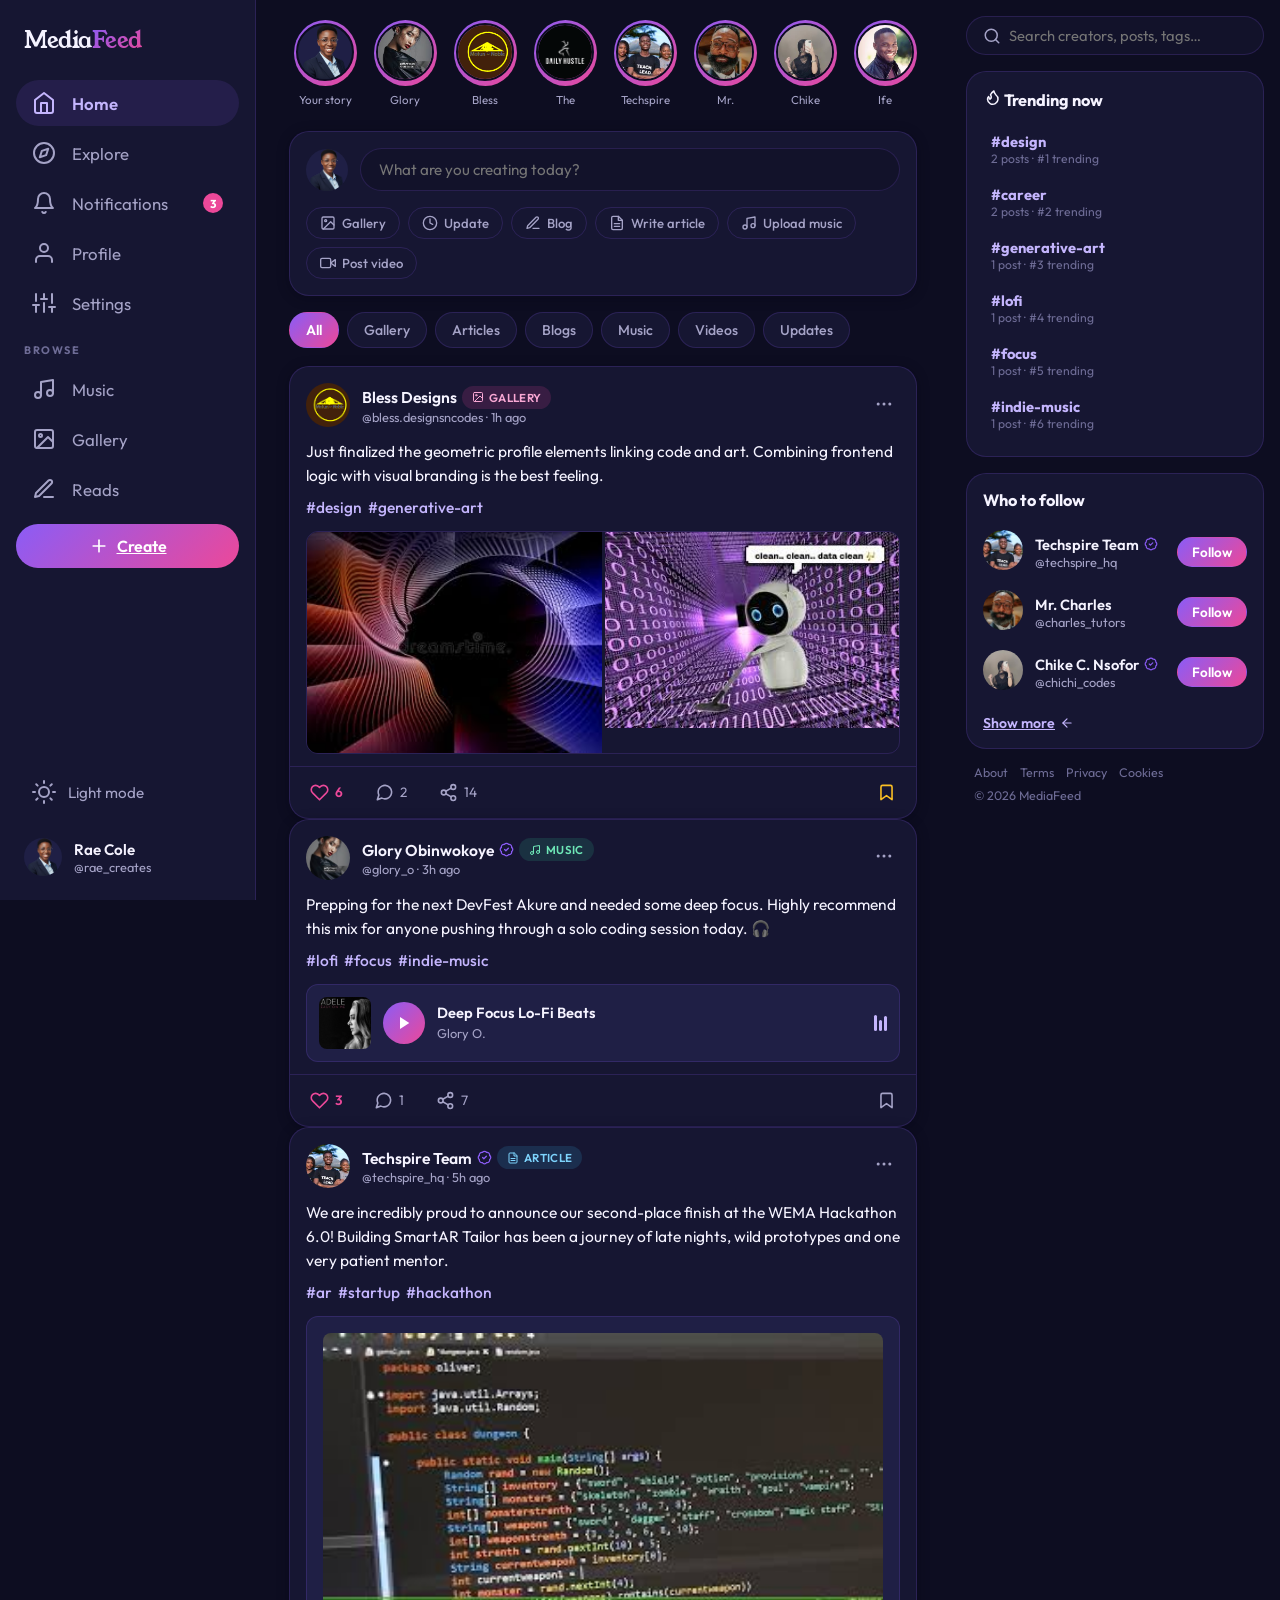
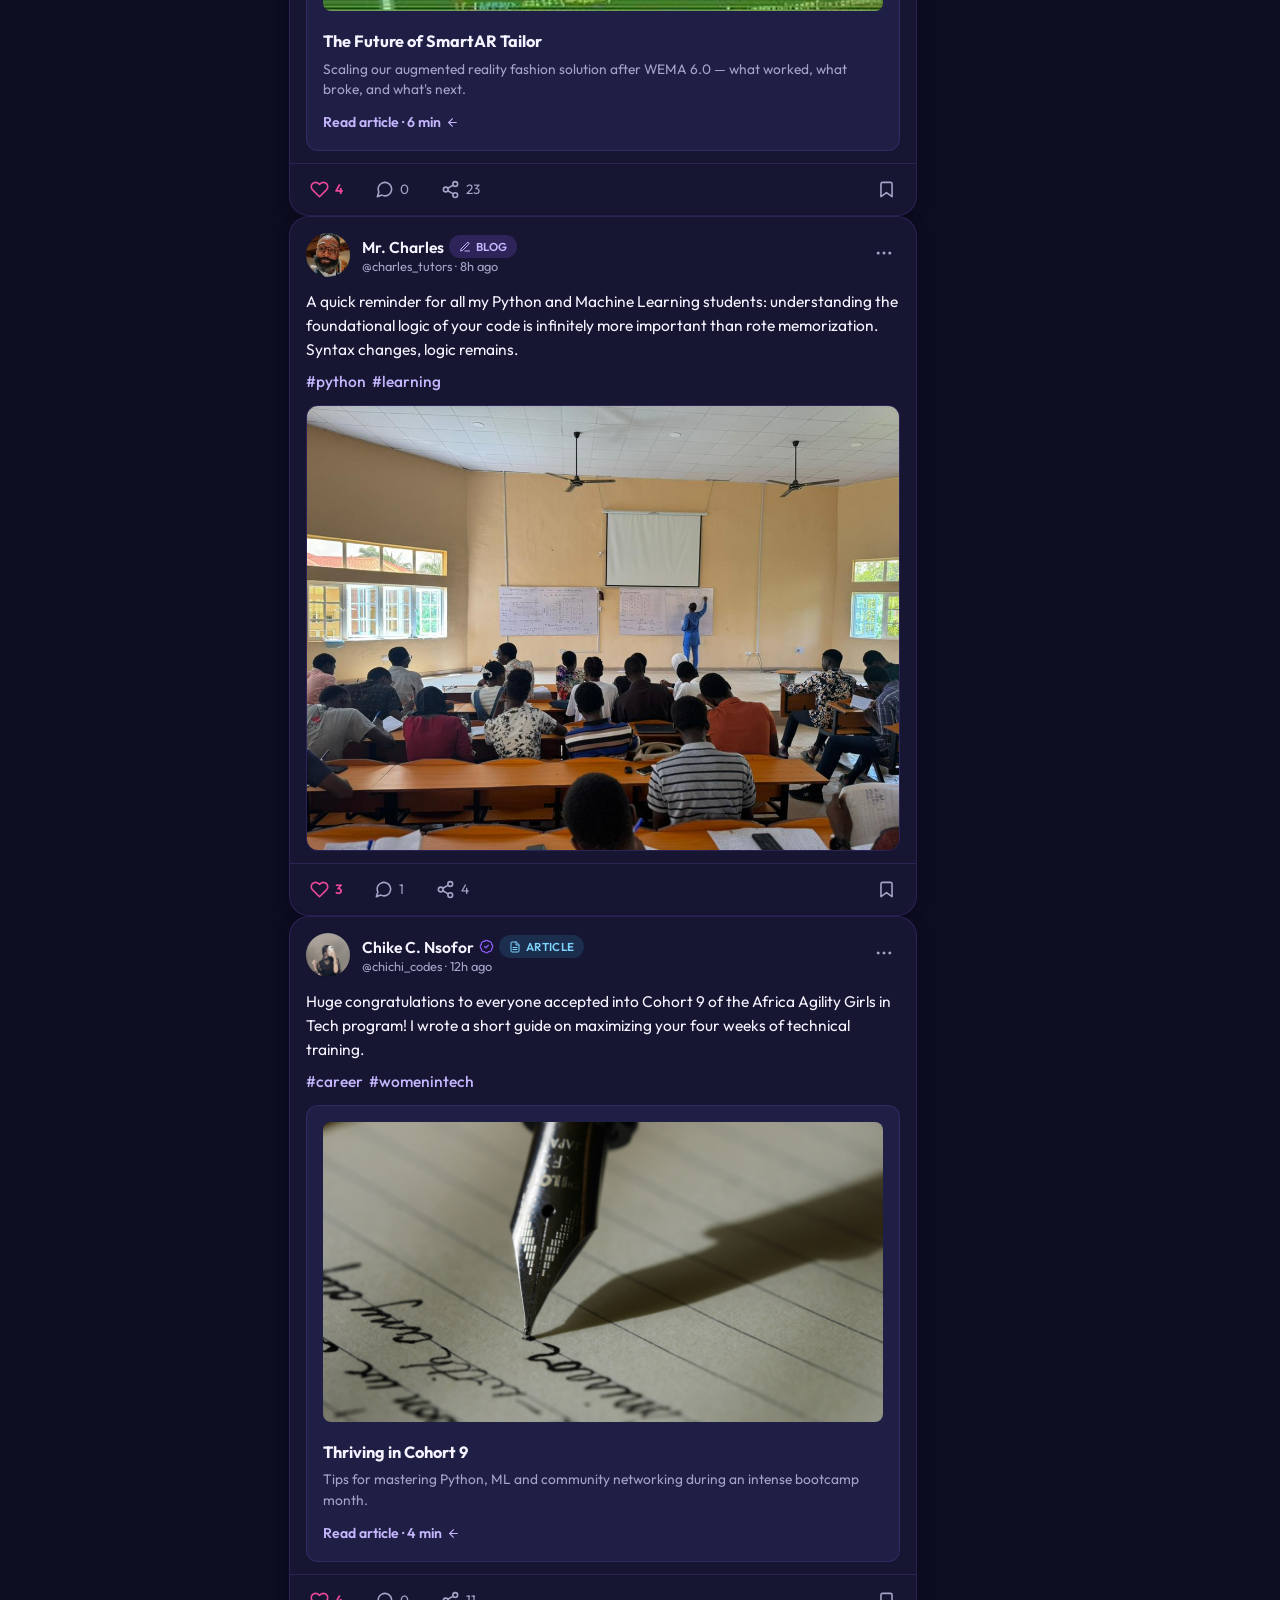
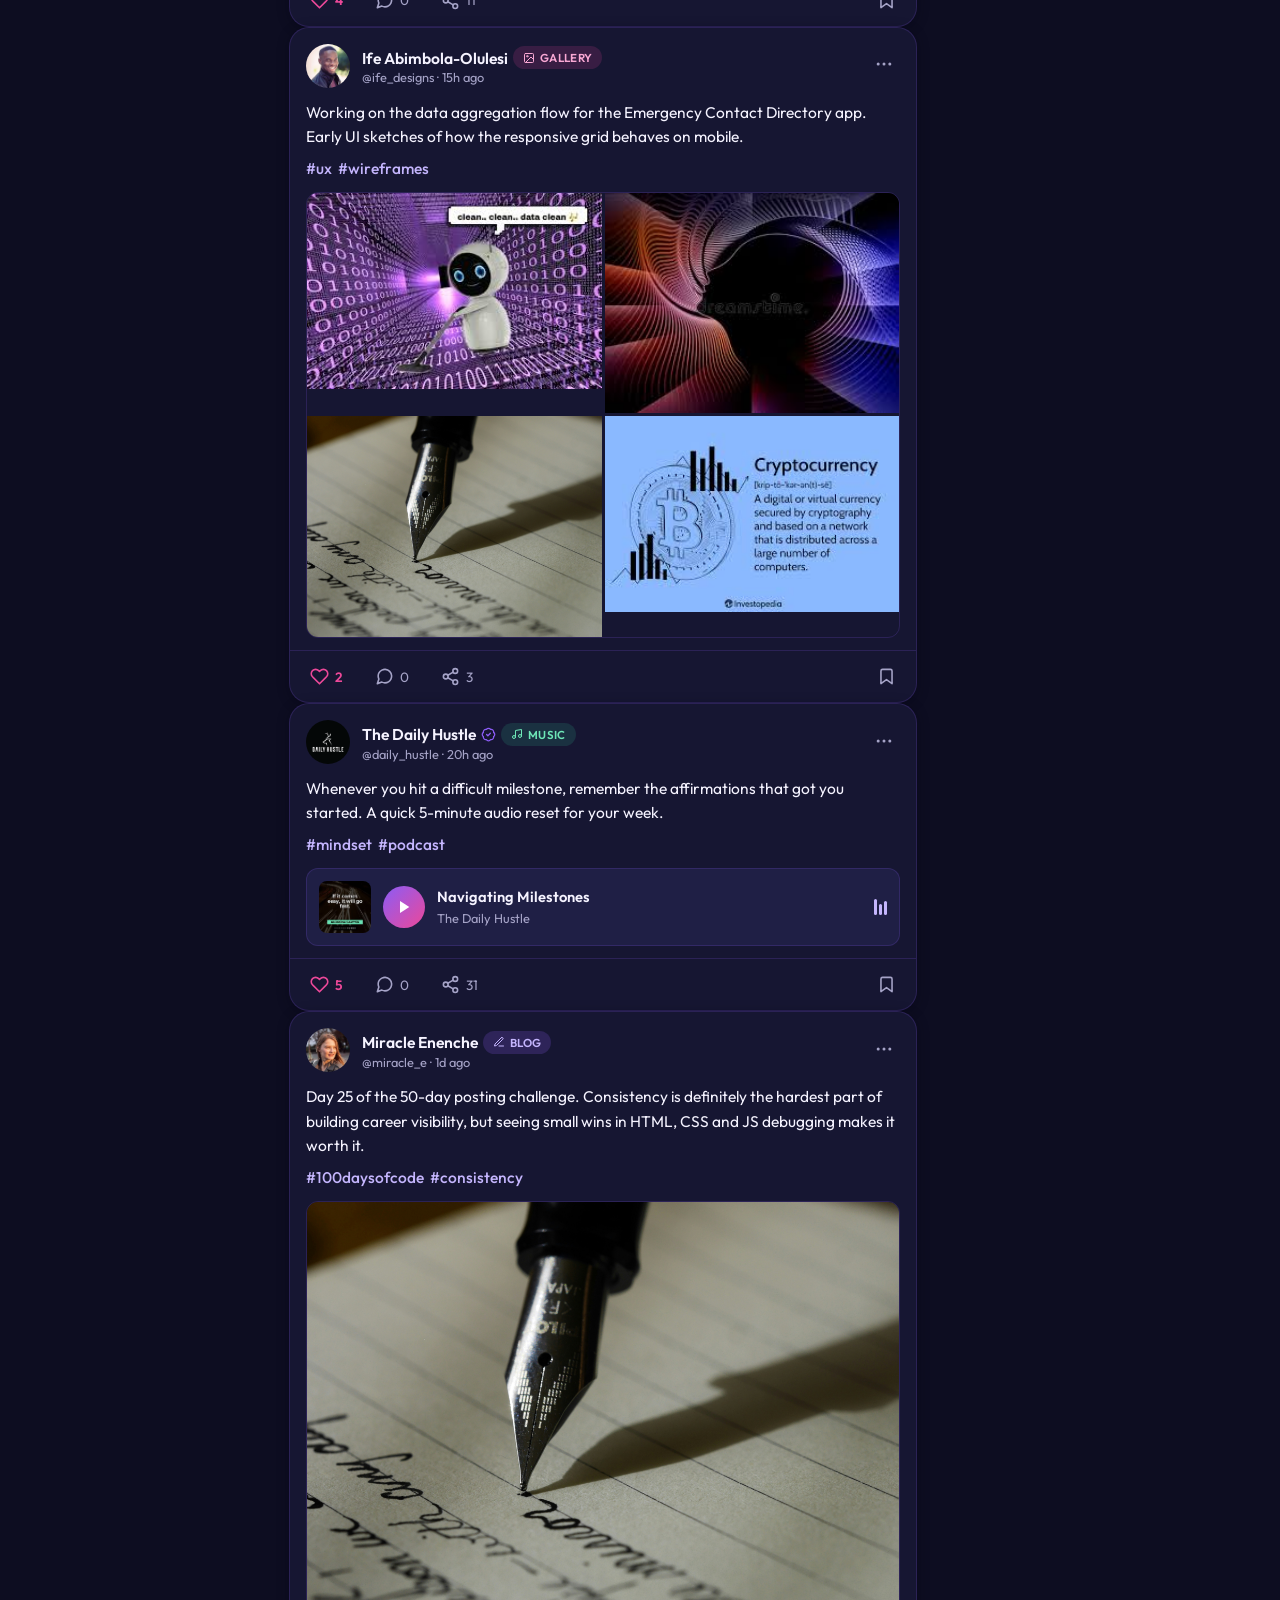
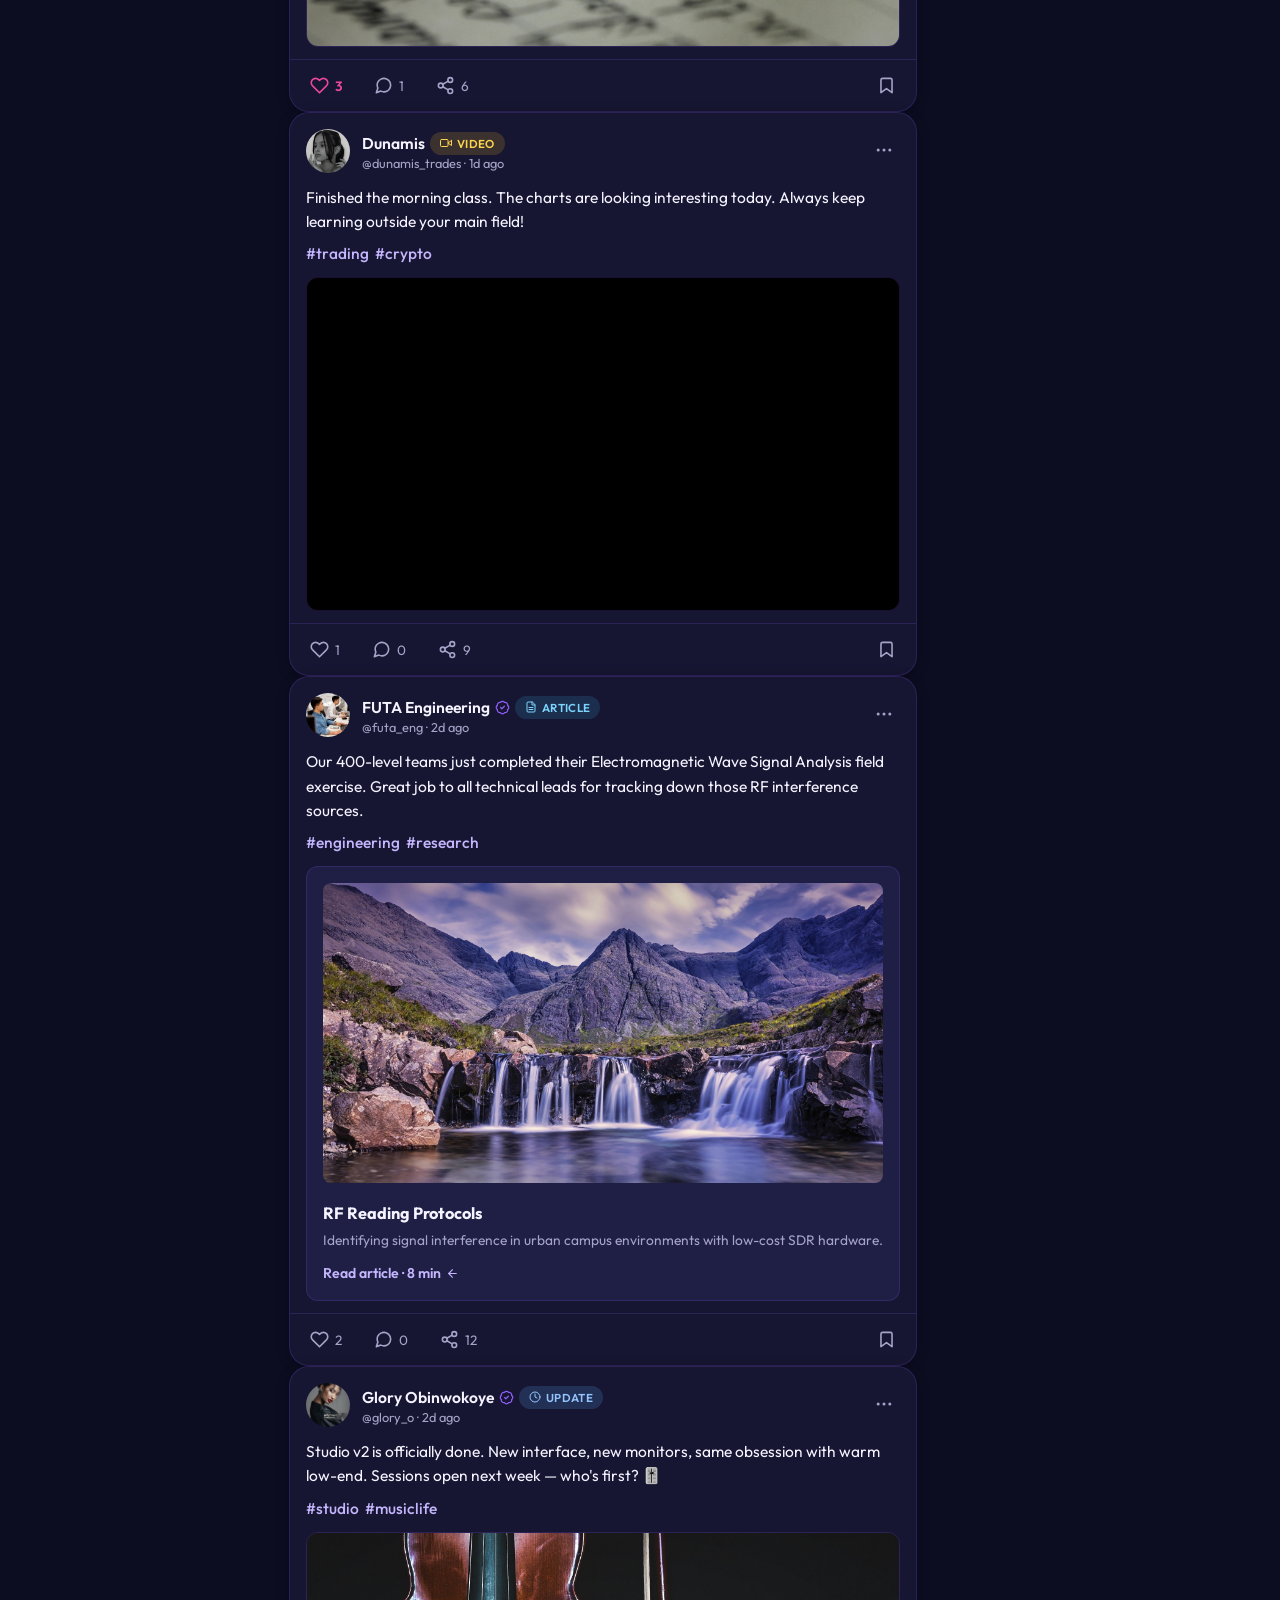
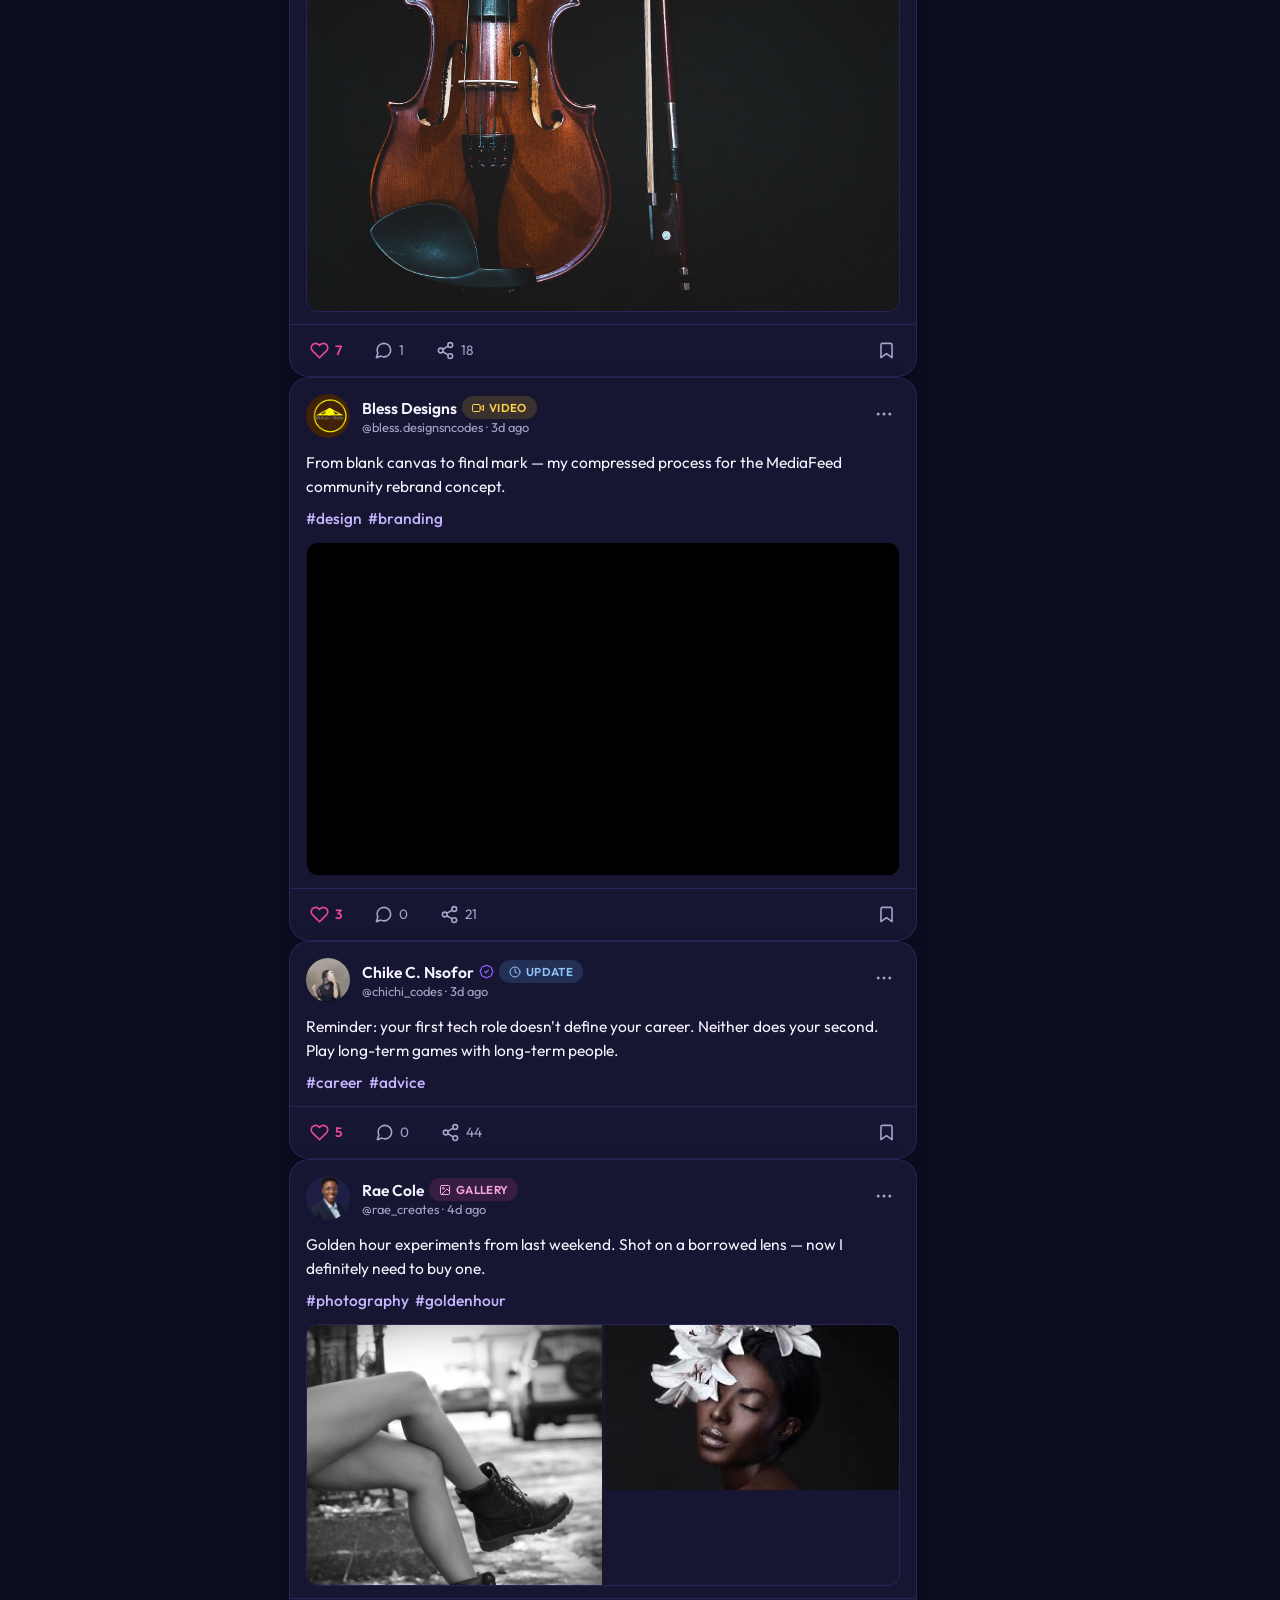
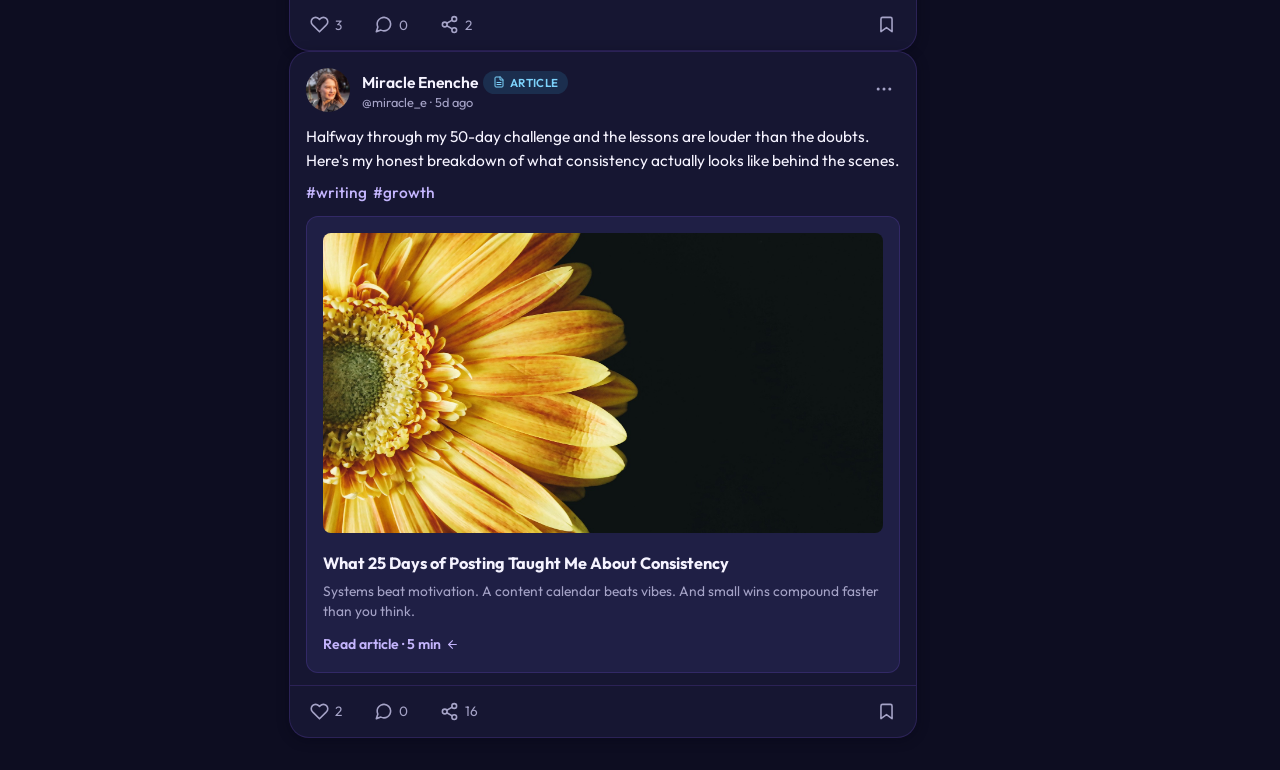
<file: feed.html>
<!doctype html>
<html lang="en">
  <head>
    <meta charset="UTF-8" />
    <meta name="viewport" content="width=device-width, initial-scale=1.0" />
    <title>MediaFeed — Home</title>

    <link rel="preconnect" href="https://fonts.googleapis.com" />
    <link rel="preconnect" href="https://fonts.gstatic.com" crossorigin />
    <link
      href="https://fonts.googleapis.com/css2?family=Outfit:wght@300;400;500;600;700&family=Young+Serif&display=swap"
      rel="stylesheet"
    />

    <link rel="stylesheet" href="theme.css" />
    <link rel="stylesheet" href="css/app.css" />
  </head>

  <body class="mf-app" data-page="feed" data-rail="true">
    <a class="mf-skip" href="#feedList">Skip to feed</a>

    <main class="mf-main" id="mfMain">
      <!-- Stories: people you follow -->
      <section class="mf-stories" id="storiesRow" aria-label="Stories"></section>

      <!-- Composer trigger -->
      <section class="mf-card">
        <div class="mf-composer-trigger">
          <img class="mf-avatar" src="./assets/images/icons/avatar_icon.png" alt="" width="42" height="42" id="composerAvatar"/>
          <input type="text" id="composerOpenBtn" placeholder="What are you creating today?" readonly aria-label="Create a post"/>
        </div>
        <div class="mf-composer-types">
          <button class="mf-type-chip" data-compose-type="gallery">${}</button>
          <button class="mf-type-chip" data-compose-type="update">${}</button>
          <button class="mf-type-chip" data-compose-type="blog">${}</button>
          <button class="mf-type-chip" data-goto="create.html?type=article">${}</button>
          <button class="mf-type-chip" data-goto="create.html?type=music">${}</button>
          <button class="mf-type-chip" data-goto="create.html?type=video">${}</button>
        </div>
      </section>

      <!-- Filter tabs -->
      <nav class="mf-tabs" id="feedTabs" aria-label="Feed filters">
        <button class="mf-tab active" data-filter="all">All</button>
        <button class="mf-tab" data-filter="gallery">Gallery</button>
        <button class="mf-tab" data-filter="article">Articles</button>
        <button class="mf-tab" data-filter="blog">Blogs</button>
        <button class="mf-tab" data-filter="music">Music</button>
        <button class="mf-tab" data-filter="video">Videos</button>
        <button class="mf-tab" data-filter="update">Updates</button>
      </nav>

      <!-- Posts -->
      <section id="feedList" class="mf-feed-list" aria-live="polite"></section>
    </main>

    <!-- Quick compose modal -->
    <div class="mf-modal" id="composeModal" role="dialog" aria-modal="true" aria-labelledby="composeTitle">
      <div class="mf-modal-panel">
        <div class="mf-modal-head">
          <h3 id="composeTitle">Create a post</h3>
          <button class="mf-icon-btn mf-modal-close" type="button" aria-label="Close"></button>
        </div>
        <div class="mf-modal-body">
          <div class="mf-field">
            <label>Post type</label>
            <div style="display:flex;gap:8px;flex-wrap:wrap" id="composeTypes">
              <button type="button" class="mf-tab active" data-type="update">Update</button>
              <button type="button" class="mf-tab" data-type="gallery">Gallery</button>
              <button type="button" class="mf-tab" data-type="blog">Blog</button>
            </div>
            <p class="mf-hint">For Articles, Music or Videos use the full creator.</p>
          </div>

          <div class="mf-field">
            <textarea id="composeText" class="mf-textarea"
              placeholder="Share your work, thoughts or latest update… use #tags to get discovered"></textarea>
          </div>

          <div class="mf-field">
            <label>Add an image <em style="font-weight:400">(optional)</em></label>
            <label class="mf-dropzone" id="composeDrop">
              <input type="file" id="composeImage" accept="image/*" hidden />
              <span>Click to choose an image, or drag it here</span>
              <span class="mf-dropzone-preview" id="composePreview" hidden><img alt="" /></span>
            </label>
          </div>

          <div class="mf-field">
            <input type="text" id="composeTags" class="mf-input" placeholder="Tags, comma separated (e.g. design, music)" autocomplete="off"/>
          </div>

          <p class="mf-error" id="composeError"></p>

          <button class="mf-btn mf-btn-primary" id="publishBtn" style="width:100%;padding:13px">Publish post</button>
        </div>
      </div>
    </div>

    <script src="js/data.js"></script>
    <script src="js/app.js"></script>
    <script src="js/components.js"></script>
    <script src="js/pages/feed.js"></script>
  </body>
</html>
</file>
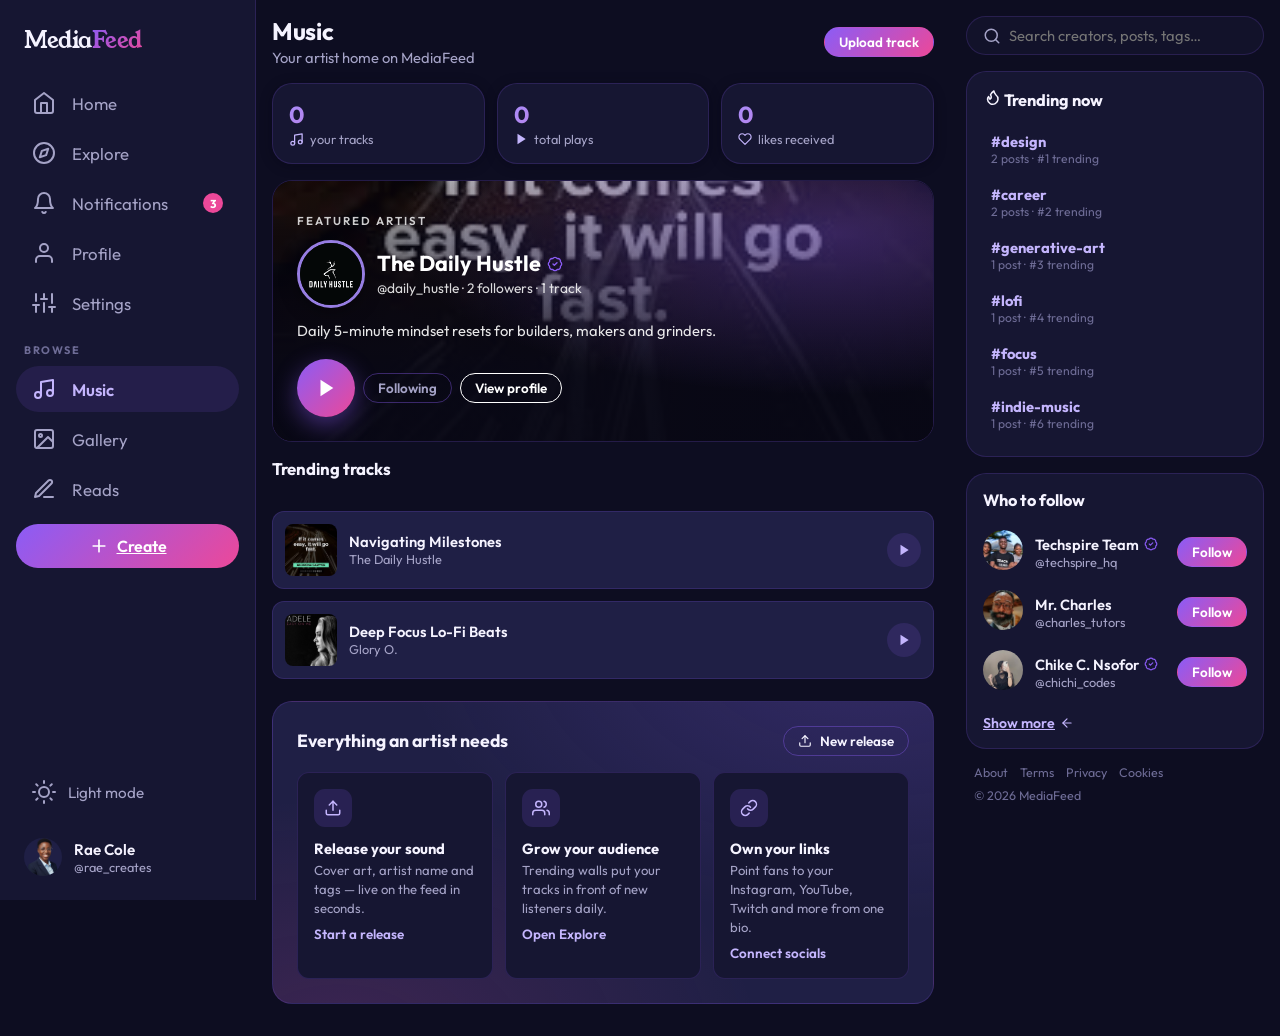
<file: music.html>
<!doctype html>
<html lang="en">
  <head>
    <meta charset="UTF-8" />
    <meta name="viewport" content="width=device-width, initial-scale=1.0" />
    <title>MediaFeed — Music</title>

    <link rel="preconnect" href="https://fonts.googleapis.com" />
    <link rel="preconnect" href="https://fonts.gstatic.com" crossorigin />
    <link
      href="https://fonts.googleapis.com/css2?family=Outfit:wght@300;400;500;600;700&family=Young+Serif&display=swap"
      rel="stylesheet"
    />

    <link rel="stylesheet" href="theme.css" />
    <link rel="stylesheet" href="css/app.css" />
    <link rel="stylesheet" href="css/music.css" />
  </head>

  <body class="mf-app" data-page="music" data-rail="true">
    <a class="mf-skip" href="#trackRows">Skip to tracks</a>

    <main class="mf-main">
      <div class="mf-page-head">
        <div>
          <h1 class="mf-page-title">Music</h1>
          <p class="mf-page-sub">Your artist home on MediaFeed</p>
        </div>
        <a class="mf-btn mf-btn-primary mf-btn-sm" href="create.html?type=music">Upload track</a>
      </div>

      <!-- Creator stats -->
      <section id="myStats" class="stat-grid" aria-label="Your music stats"></section>

      <!-- Featured artist spotlight -->
      <section id="spotlight"></section>

      <h2 class="music-section-title">Trending tracks</h2>
      <section id="trackRows" aria-live="polite"></section>

      <!-- Artist tools -->
      <section id="artistTools"></section>
    </main>

    <script src="js/data.js"></script>
    <script src="js/app.js"></script>
    <script src="js/components.js"></script>
    <script src="js/pages/music.js"></script>
  </body>
</html>
</file>
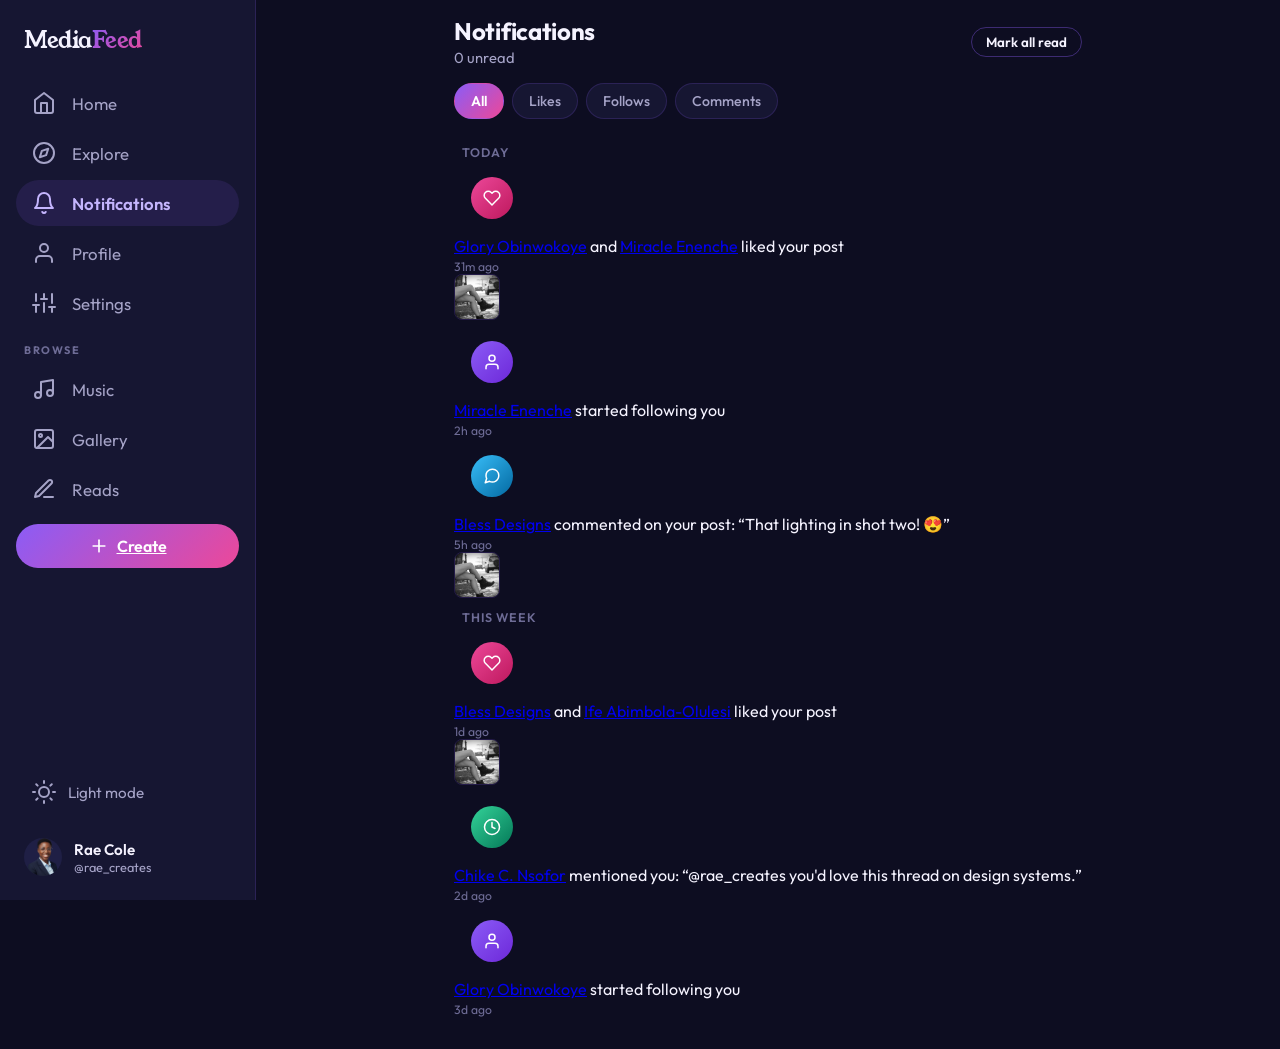
<file: notifications.html>
<!doctype html>
<html lang="en">
  <head>
    <meta charset="UTF-8" />
    <meta name="viewport" content="width=device-width, initial-scale=1.0" />
    <title>MediaFeed — Notifications</title>

    <link rel="preconnect" href="https://fonts.googleapis.com" />
    <link rel="preconnect" href="https://fonts.gstatic.com" crossorigin />
    <link
      href="https://fonts.googleapis.com/css2?family=Outfit:wght@300;400;500;600;700&family=Young+Serif&display=swap"
      rel="stylesheet"
    />

    <link rel="stylesheet" href="theme.css" />
    <link rel="stylesheet" href="css/app.css" />
    <link rel="stylesheet" href="css/notifications.css" />
  </head>

  <body class="mf-app" data-page="notifications">
    <a class="mf-skip" href="#notifList">Skip to notifications</a>

    <main class="mf-main">
      <div class="mf-page-head">
        <div>
          <h1 class="mf-page-title">Notifications</h1>
          <p class="mf-page-sub" id="notifSub"></p>
        </div>
        <button class="mf-btn mf-btn-ghost mf-btn-sm" id="markAllBtn">
          Mark all read
        </button>
      </div>

      <nav class="mf-tabs" id="notifTabs" aria-label="Notification filters">
        <button class="mf-tab active" data-tab="all">All</button>
        <button class="mf-tab" data-tab="like">Likes</button>
        <button class="mf-tab" data-tab="follow">Follows</button>
        <button class="mf-tab" data-tab="comment">Comments</button>
      </nav>

      <section id="notifList" aria-live="polite"></section>
    </main>

    <script src="js/data.js"></script>
    <script src="js/app.js"></script>
    <script src="js/components.js"></script>
    <script src="js/pages/notifications.js"></script>
  </body>
</html>
</file>
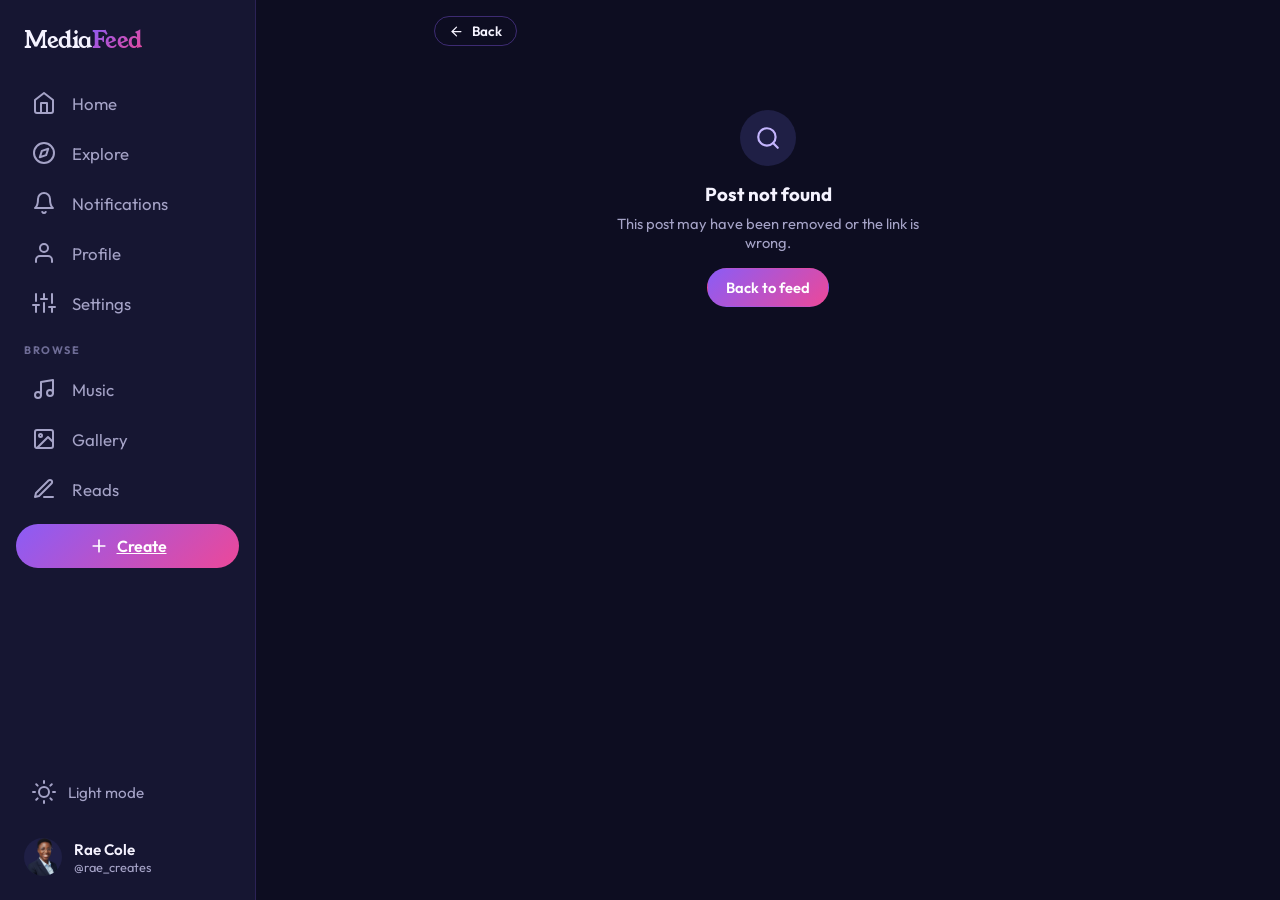
<file: post.html>
<!doctype html>
<html lang="en">
  <head>
    <meta charset="UTF-8" />
    <meta name="viewport" content="width=device-width, initial-scale=1.0" />
    <title>MediaFeed — Post</title>

    <link rel="preconnect" href="https://fonts.googleapis.com" />
    <link rel="preconnect" href="https://fonts.gstatic.com" crossorigin />
    <link
      href="https://fonts.googleapis.com/css2?family=Outfit:wght@300;400;500;600;700&family=Young+Serif&display=swap"
      rel="stylesheet"
    />

    <link rel="stylesheet" href="theme.css" />
    <link rel="stylesheet" href="css/app.css" />
    <link rel="stylesheet" href="css/post.css" />
  </head>

  <body class="mf-app" data-page="post">
    <a class="mf-skip" href="#postWrap">Skip to post</a>

    <main class="mf-main">
      <button class="mf-btn mf-btn-ghost mf-btn-sm mf-back" id="backBtn"></button>

      <div id="postWrap"></div>

      <section class="mf-card" id="commentsCard" hidden>
        <div class="mf-comments-inner">
          <h3 class="mf-section-h" id="commentsTitle">Comments</h3>
          <div id="commentsList"></div>
          <form class="mf-comment-form" id="commentForm">
            <img class="mf-avatar" id="meAvatar" width="36" height="36" alt=""/>
            <input class="mf-input" id="commentInput" placeholder="Add a comment…" autocomplete="off" required/>
            <button class="mf-btn mf-btn-primary" type="submit">Post</button>
          </form>
        </div>
      </section>

      <section id="moreFrom">
        <h2 class="mf-page-title" style="font-size:1.15rem">More from this creator</h2>
        <div id="moreList"></div>
      </section>
    </main>

    <script src="js/data.js"></script>
    <script src="js/app.js"></script>
    <script src="js/components.js"></script>
    <script src="js/pages/post.js"></script>
  </body>
</html>
</file>
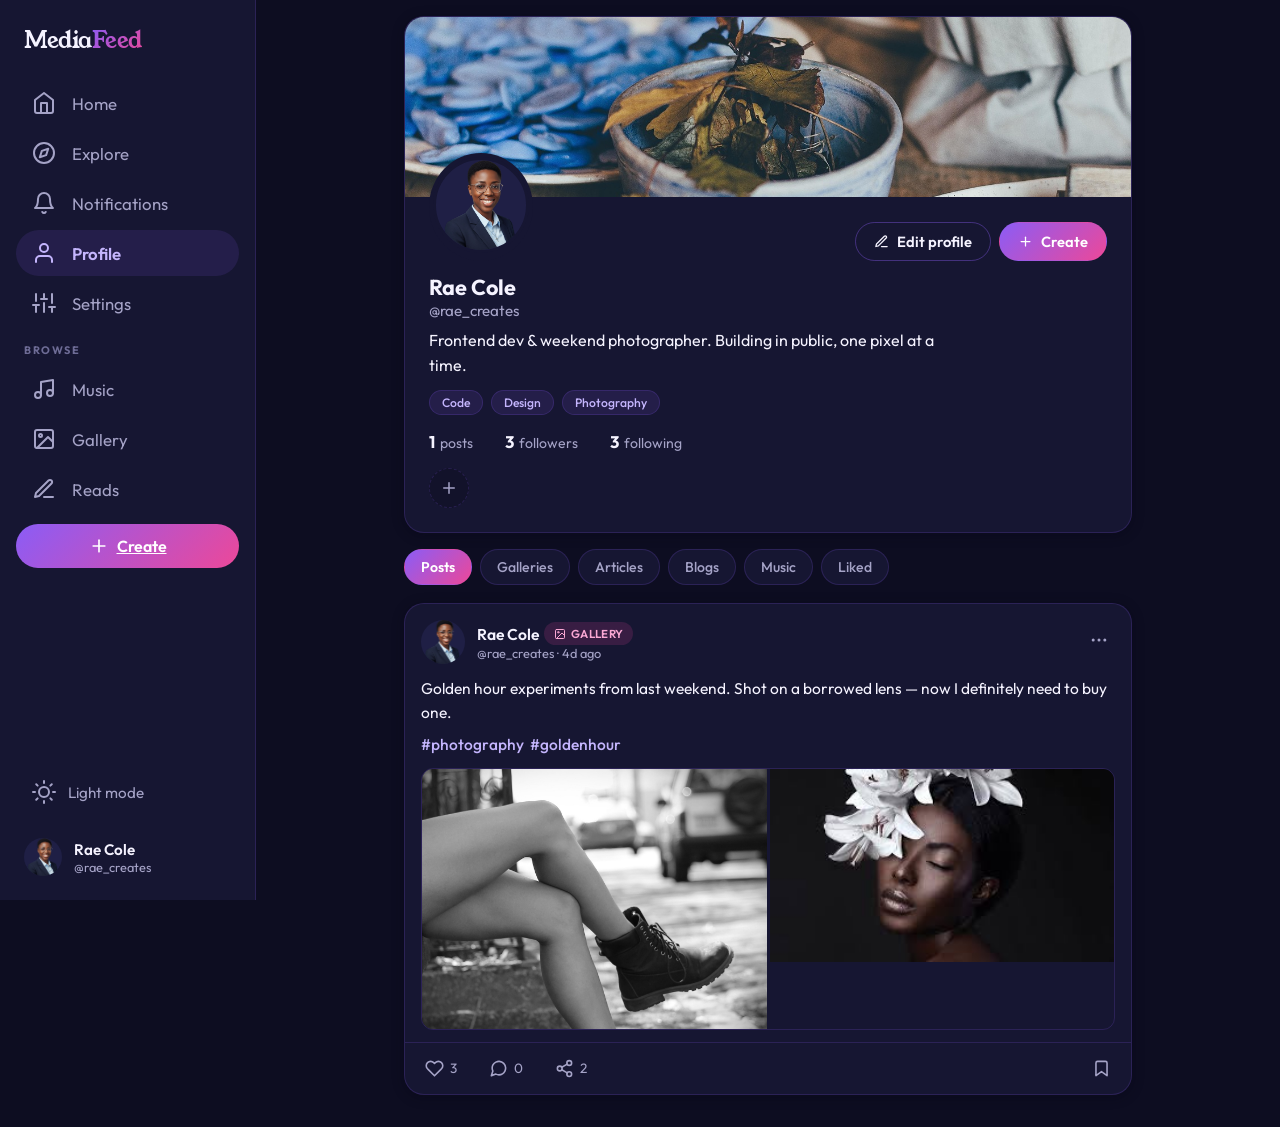
<file: profile.html>
<!doctype html>
<html lang="en">
  <head>
    <meta charset="UTF-8" />
    <meta name="viewport" content="width=device-width, initial-scale=1.0" />
    <title>MediaFeed — Profile</title>

    <link rel="preconnect" href="https://fonts.googleapis.com" />
    <link rel="preconnect" href="https://fonts.gstatic.com" crossorigin />
    <link
      href="https://fonts.googleapis.com/css2?family=Outfit:wght@300;400;500;600;700&family=Young+Serif&display=swap"
      rel="stylesheet"
    />

    <link rel="stylesheet" href="theme.css" />
    <link rel="stylesheet" href="css/app.css" />
    <link rel="stylesheet" href="css/profile.css" />
  </head>

  <body class="mf-app" data-page="profile">
    <a class="mf-skip" href="#profileTabs">Skip to content</a>

    <main class="mf-main">
      <!-- Profile header -->
      <section class="mf-card mf-profile-card" id="profileCard"></section>

      <!-- Content tabs -->
      <nav class="mf-tabs" id="profileTabs" aria-label="Profile sections"></nav>

      <section id="profileContent" aria-live="polite"></section>
    </main>

    <script src="js/data.js"></script>
    <script src="js/app.js"></script>
    <script src="js/components.js"></script>
    <script src="js/pages/profile.js"></script>
  </body>
</html>
</file>
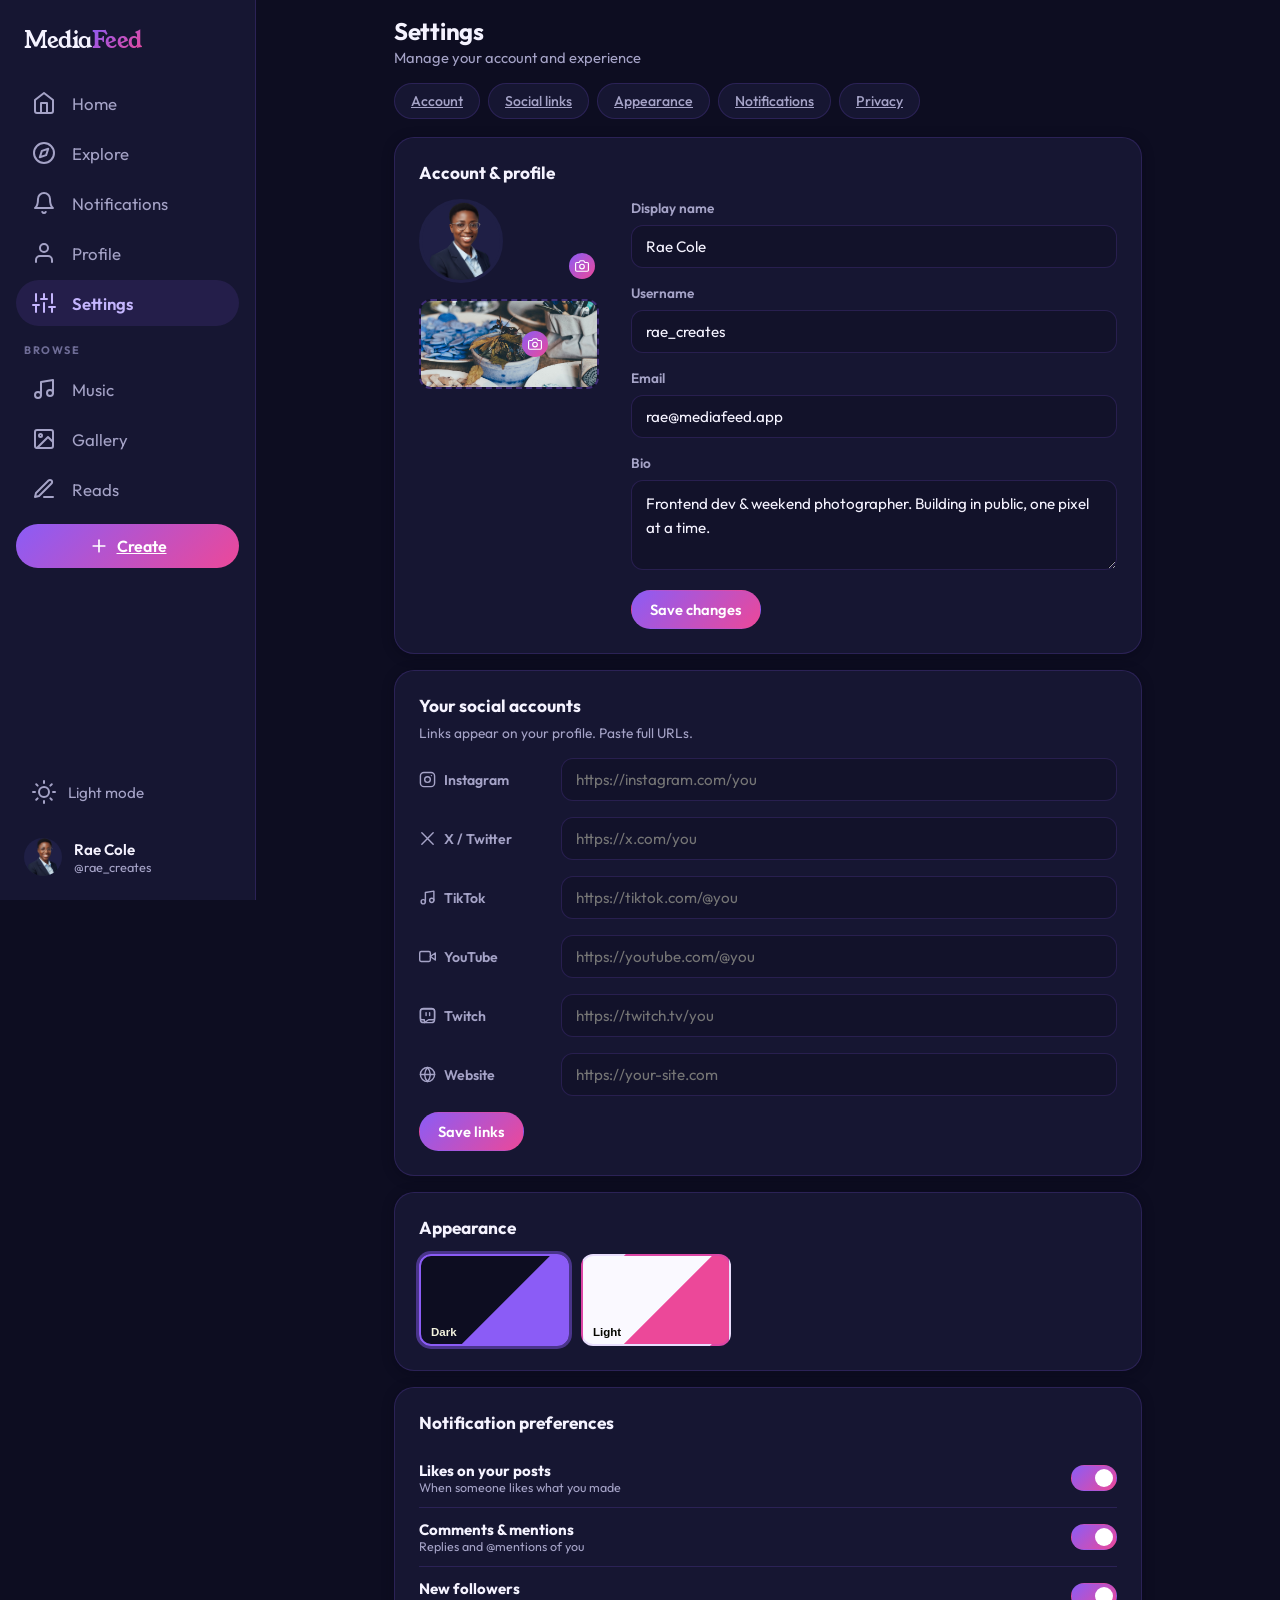
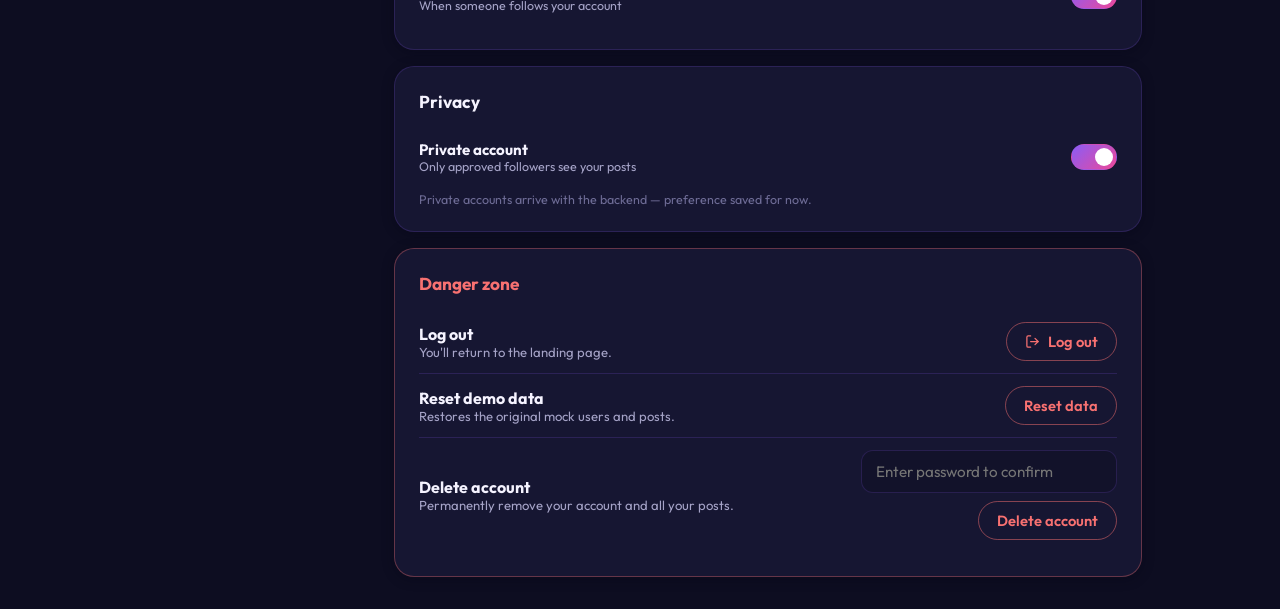
<file: settings.html>
<!doctype html>
<html lang="en">
  <head>
    <meta charset="UTF-8" />
    <meta name="viewport" content="width=device-width, initial-scale=1.0" />
    <title>MediaFeed — Settings</title>

    <link rel="preconnect" href="https://fonts.googleapis.com" />
    <link rel="preconnect" href="https://fonts.gstatic.com" crossorigin />
    <link
      href="https://fonts.googleapis.com/css2?family=Outfit:wght@300;400;500;600;700&family=Young+Serif&display=swap"
      rel="stylesheet"
    />

    <link rel="stylesheet" href="theme.css" />
    <link rel="stylesheet" href="css/app.css" />
    <link rel="stylesheet" href="css/settings.css" />
  </head>

  <body class="mf-app" data-page="settings">
    <a class="mf-skip" href="#settingsNav">Skip to settings</a>

    <main class="mf-main mf-settings-main">
      <div class="mf-page-head">
        <div>
          <h1 class="mf-page-title">Settings</h1>
          <p class="mf-page-sub">Manage your account and experience</p>
        </div>
      </div>

      <!-- Anchor nav -->
      <nav class="mf-tabs mf-settings-nav" id="settingsNav">
        <a class="mf-tab" href="#account">Account</a>
        <a class="mf-tab" href="#links">Social links</a>
        <a class="mf-tab" href="#appearance">Appearance</a>
        <a class="mf-tab" href="#prefs">Notifications</a>
        <a class="mf-tab" href="#privacy">Privacy</a>
      </nav>

      <!-- Account -->
      <section class="mf-card set-section" id="account">
        <h3 class="set-h">Account &amp; profile</h3>
        <div class="set-grid">
          <div class="set-avatars">
            <label class="set-avatar-pick">
              <input type="file" id="avatarFile" accept="image/*" hidden />
              <img id="avatarPreview" class="mf-avatar" width="84" height="84" alt=""/>
              <span>${}</span>
            </label>
            <label class="set-cover-pick">
              <input type="file" id="coverFile" accept="image/*" hidden />
              <img id="coverPreview" alt=""/>
              <span>${}</span>
            </label>
          </div>

          <div class="set-fields">
            <div class="mf-field"><label>Display name</label><input class="mf-input" id="setName"/></div>
            <div class="mf-field"><label>Username</label><input class="mf-input" id="setUsername"/><p class="mf-error" id="unameError"></p></div>
            <div class="mf-field"><label>Email</label><input class="mf-input" id="setEmail"/></div>
            <div class="mf-field"><label>Bio</label><textarea class="mf-textarea" id="setBio" style="min-height:90px"></textarea></div>
            <button class="mf-btn mf-btn-primary" id="saveAccount">Save changes</button>
            <span class="mf-toast-inline" id="accountSaved"></span>
          </div>
        </div>
      </section>

      <!-- Social links -->
      <section class="mf-card set-section" id="links">
        <h3 class="set-h">Your social accounts</h3>
        <p class="set-sub">Links appear on your profile. Paste full URLs.</p>
        <div id="socialFields"></div>
        <button class="mf-btn mf-btn-primary" id="saveSocials">Save links</button>
      </section>

      <!-- Appearance -->
      <section class="mf-card set-section" id="appearance">
        <h3 class="set-h">Appearance</h3>
        <div class="set-theme-row" id="themeRow">
          <button class="set-theme-opt" data-theme="dark"></button>
          <button class="set-theme-opt" data-theme="light"></button>
        </div>
      </section>

      <!-- Notification prefs -->
      <section class="mf-card set-section" id="prefs">
        <h3 class="set-h">Notification preferences</h3>
        <div id="prefToggles"></div>
      </section>

      <!-- Privacy -->
      <section class="mf-card set-section" id="privacy">
        <h3 class="set-h">Privacy</h3>
        <div id="privacyToggles"></div>
        <p class="mf-hint">Private accounts arrive with the backend — preference saved for now.</p>
      </section>

      <!-- Danger zone -->
      <section class="mf-card set-section set-danger" id="danger">
        <h3 class="set-h">Danger zone</h3>
        <div class="set-danger-row">
          <div>
            <strong>Log out</strong>
            <p>You'll return to the landing page.</p>
          </div>
          <button class="mf-btn mf-btn-danger" id="logoutBtn">${}</button>
        </div>
        <div class="set-danger-row">
          <div>
            <strong>Reset demo data</strong>
            <p>Restores the original mock users and posts.</p>
          </div>
          <button class="mf-btn mf-btn-danger" id="resetBtn">Reset data</button>
        </div>
        <div class="set-danger-row">
          <div>
            <strong>Delete account</strong>
            <p>Permanently remove your account and all your posts.</p>
          </div>
          <div class="set-danger-col">
            <input class="mf-input" id="deleteAccPw" type="password" placeholder="Enter password to confirm"/>
            <button class="mf-btn mf-btn-danger" id="deleteAccBtn">Delete account</button>
            <p class="mf-error" id="deleteAccError"></p>
          </div>
        </div>
      </section>
    </main>

    <script src="js/data.js"></script>
    <script src="js/app.js"></script>
    <script src="js/components.js"></script>
    <script src="js/pages/settings.js"></script>
  </body>
</html>
</file>
<file: theme.css>
/* ============================================================
   MediaFeed — Design Token System ("Electric Violet")
   ------------------------------------------------------------
   Single source of truth shared by every page.
   Dark is the default theme. Light mode activates by setting
   data-theme="light" on the <html> element:
     document.documentElement.dataset.theme = "light";
   ============================================================ */

/* Shared reset (page stylesheets rely on this) */
* {
  margin: 0;
  padding: 0;
  box-sizing: border-box;
}

:root {
  /* --- Surfaces --- */
  --bg-base: #0d0d21; /* page background — deep indigo-black */
  --bg-surface: #161632; /* cards, navbar, footer */
  --bg-elevated: #1f1f45; /* hovers, snippets, inputs on cards */
  --bg-input: #12122a; /* form fields */
  --bg-overlay: rgba(9, 9, 27, 0.7); /* modal backdrops */

  /* --- Brand --- */
  --brand-primary: #8b5cf6; /* electric violet */
  --brand-primary-strong: #7c3aed;
  --brand-secondary: #ec4899; /* hot pink */
  --brand-tint: #c4b5fd; /* light violet for text accents on dark */
  --brand-gradient: linear-gradient(135deg, #8b5cf6 0%, #ec4899 100%);

  /* --- Text --- */
  --text-main: #f5f3ff;
  --text-muted: #a5a3c7;
  --text-faint: #6e6c96;

  /* --- Borders & elevation --- */
  --border-subtle: rgba(139, 92, 246, 0.18);
  --border-strong: rgba(139, 92, 246, 0.38);
  --shadow-card: 0 2px 12px rgba(5, 5, 20, 0.35);
  --shadow-hover: 0 10px 28px rgba(124, 58, 237, 0.28);
  --shadow-glow: 0 0 24px rgba(236, 72, 153, 0.35);
  --focus-ring: 0 0 0 3px rgba(139, 92, 246, 0.45);

  /* --- Semantic status colors --- */
  --color-success: #34d399;
  --color-danger: #f87171;
  --color-warning: #fbbf24;

  /* --- Content-type badges --- */
  --badge-gallery-bg: rgba(236, 72, 153, 0.16);
  --badge-gallery-fg: #f9a8d4;
  --badge-article-bg: rgba(56, 189, 248, 0.14);
  --badge-article-fg: #7dd3fc;
  --badge-blog-bg: rgba(139, 92, 246, 0.2);
  --badge-blog-fg: #c4b5fd;
  --badge-music-bg: rgba(52, 211, 153, 0.14);
  --badge-music-fg: #6ee7b7;

  /* --- Radii --- */
  --radius-sm: 8px;
  --radius-md: 12px;
  --radius-lg: 20px;
  --radius-pill: 30px;

  /* --- Spacing scale --- */
  --space-1: 4px;
  --space-2: 8px;
  --space-3: 12px;
  --space-4: 16px;
  --space-5: 24px;
  --space-6: 32px;
  --space-7: 48px;
  --space-8: 64px;

  /* --- Motion --- */
  --transition-fast: 150ms ease;
  --transition-base: 250ms ease;
}

/* --- Light-mode twin (future toggle target) --- */
[data-theme="light"] {
  --bg-base: #faf9ff;
  --bg-surface: #ffffff;
  --bg-elevated: #f3f0ff;
  --bg-input: #ffffff;
  --bg-overlay: rgba(20, 16, 45, 0.55);

  --text-main: #1a1533;
  --text-muted: #5d5a7a;
  --text-faint: #8f8cab;

  --border-subtle: rgba(124, 58, 237, 0.14);
  --border-strong: rgba(124, 58, 237, 0.32);
  --shadow-card: 0 2px 12px rgba(26, 21, 51, 0.08);
  --shadow-hover: 0 10px 28px rgba(124, 58, 237, 0.16);
  --shadow-glow: 0 0 24px rgba(236, 72, 153, 0.25);

  --badge-gallery-fg: #be185d;
  --badge-article-fg: #0369a1;
  --badge-blog-fg: #6d28d9;
  --badge-music-fg: #047857;
}

/* --- Base --- */
body {
  background-color: var(--bg-base);
  color: var(--text-main);
}

/* Keyboard accessibility — visible focus everywhere */
:focus-visible {
  outline: none;
  box-shadow: var(--focus-ring);
}

/* Respect users who prefer less motion */
@media (prefers-reduced-motion: reduce) {
  *,
  *::before,
  *::after {
    animation-duration: 0.01ms !important;
    animation-iteration-count: 1 !important;
    transition-duration: 0.01ms !important;
    scroll-behavior: auto !important;
  }
}
</file>
<file: style.css>
* {
  margin: 0;
  padding: 0;
  box-sizing: border-box;
}

/* Design tokens live in theme.css (shared by all pages) */

/* Horizontal-overflow guard. NOTE: `overflow-x: hidden` on body breaks
   position: sticky, so the guard lives here with a clip fallback stack. */
html,
body {
  overflow-x: hidden;
  overflow-x: clip;
}

body {
  font-family: "Outfit", sans-serif;
  background-color: var(--bg-base);
  color: var(--text-main);
  min-height: 100vh;
  display: flex;
  flex-direction: column;
}
header {
  /* Ambient brand glows over the deep indigo base */
  background:
    radial-gradient(
      ellipse 70% 55% at 75% -10%,
      rgba(139, 92, 246, 0.3),
      transparent 60%
    ),
    radial-gradient(
      ellipse 55% 45% at 8% 108%,
      rgba(236, 72, 153, 0.2),
      transparent 60%
    ),
    var(--bg-base);
}

.logo {
  font-size: 2rem;
  font-weight: 700;
  letter-spacing: -1px;
  color: #ffffff;
  text-decoration: none;
}
.btn-primary {
  border: none;
  padding: 0.75rem 1.5rem;
  border-radius: var(--radius-pill);
  font-size: 0.95rem;
  font-weight: 600;
  cursor: pointer;
  transition:
    filter var(--transition-fast),
    transform var(--transition-fast),
    box-shadow var(--transition-fast);
  background-image: var(--brand-gradient);
  color: #ffffff;
}
.btn-primary:hover {
  filter: brightness(1.12);
  transform: translateY(-2px);
  box-shadow: var(--shadow-glow);
}

/* --- Modal (Popup) Styles --- */
.modal {
  display: none;
  position: fixed;
  z-index: 1000;
  margin: 0 auto;
  width: 100%;
  height: 100%;
  background-color: var(--bg-overlay);
  align-items: center;
  justify-content: center;
}
.modal.show {
  display: flex;
  align-items: center;
  justify-content: center;
}

.modal-content {
  background-color: var(--bg-surface);
  padding: 40px;
  border-radius: var(--radius-md);
  border: 1px solid var(--border-subtle);
  width: 100%;
  max-width: 400px;
  position: relative;
  text-align: center;
}

.close-btn {
  position: absolute;
  top: 15px;
  right: 20px;
  font-size: 1.5rem;
  cursor: pointer;
  color: var(--text-muted);
}

.modal-content h2 {
  margin-bottom: 20px;
  color: var(--text-main);
}

.modal-content input {
  width: 100%;
  padding: 12px;
  margin-bottom: 15px;
  background-color: var(--bg-input);
  border: 1px solid var(--border-subtle);
  border-radius: var(--radius-sm);
  font-size: 1rem;
  color: var(--text-main);
}
.modal-content input::placeholder {
  color: var(--text-faint);
}

.btn-submit {
  width: 100%;
  background-image: var(--brand-gradient);
  color: #fff;
  border: none;
  padding: 12px;
  border-radius: var(--radius-sm);
  font-size: 1.1rem;
  font-weight: bold;
  cursor: pointer;
  transition:
    filter var(--transition-fast),
    box-shadow var(--transition-fast);
}
.btn-submit:hover {
  filter: brightness(1.12);
  box-shadow: var(--shadow-glow);
}
.btn-submit a {
  text-decoration: none;
  color: #ffffff;
}
nav {
  display: flex;
  justify-content: space-between;
  align-items: center;
  padding: 1.5rem 3rem;
  width: 100%;
}
.hero-sec {
  display: flex;
  flex: 1;
  padding: 2rem 1rem;
  align-items: center;
  max-width: 1400px;
  margin: 2.5rem auto;
  width: 100%;
}
.hero-content {
  flex: 1;
  max-width: 550px;
  padding: 2rem auto;
  margin-bottom: 45px;
}
.tagline {
  display: flex;
  align-items: center;
  gap: 0.5rem;
  color: var(--brand-tint);
  font-size: 0.9rem;
  font-weight: 500;
  margin-bottom: 0.7rem;
}
.tagline::before {
  content: "✦";
  font-size: 0.8rem;
}
h1 {
  font-size: 3rem;
  line-height: 1.1;
  margin-bottom: 1.5rem;
  font-weight: 500;
  letter-spacing: 0.5px;
}
.description {
  font-size: 1.05rem;
  line-height: 1.6;
  color: var(--text-muted);
  margin-bottom: 2rem;
}
.hero-visual {
  display: flex;
  justify-content: flex-end;
  position: relative;
}
.hero-visual {
  flex: 1;
  margin-bottom: 49px;
  display: flex;
  position: relative;
}
.hero-visual video {
  width: 100%;
  max-width: 690px;
  height: 400px;
  border-radius: 20px;
}
.cta-card {
  display: flex;
  justify-content: space-between;
  border-radius: var(--radius-md);
  padding: 1.2rem;
  align-items: center;
  background-color: var(--bg-surface);
  border: 1px solid var(--border-subtle);
  color: var(--text-main);
  box-shadow: var(--shadow-card);
  position: relative;
}

.cta-info {
  align-items: center;
  padding-left: 0.5rem;
  font-size: 1.05rem;
  line-height: 1.6;
}

.cta-title {
  font-weight: 600;
  font-size: 1.1rem;
  margin-bottom: 0.25rem;
}

.cta-subtitle {
  font-size: 0.9rem;
  color: var(--text-muted);
}

.cta-subtitle strong {
  font-size: 1.1rem;
  color: var(--brand-tint);
}

/* Main Content */
main {
  background-color: var(--bg-base);
}
.content-category {
  margin-bottom: 70px;
  padding: 1rem 5rem;
}
.category {
  display: grid;
  grid-template-columns: repeat(auto-fit, minmax(230px, 1fr));
  gap: 20px;
}
.category img {
  width: 100%;
  height: 180px;
  object-fit: cover; /* crop, never stretch */
  display: block;
}
.category-card {
  border-radius: var(--radius-md);
  background-color: var(--bg-surface);
  border: 1px solid var(--border-subtle);
  box-shadow: var(--shadow-card);
  width: 100%;
  height: auto;
  display: flex;
  flex-direction: column;
  align-items: center;
  padding: 0 0 16px;
  overflow: hidden;
  transition:
    transform 0.3s ease,
    box-shadow 0.3s ease;
  margin-top: -7%;
}
.category-card:hover {
  transform: translateY(-5px);
  box-shadow: var(--shadow-hover);
}
.category-card h3 {
  font-size: 1.2rem;
  color: var(--text-main);
  font-weight: bold;
  margin-top: 14px;
  letter-spacing: 1px;
}

/* Trending Section */

.trending-header {
  justify-content: space-between;
  align-items: center;
  margin-bottom: 10px;
  padding: 0 15px;
}
.trending-header h2 {
  font-size: 1.8rem;
  padding-bottom: 1rem;
  color: var(--text-main);
  text-align: center;
  letter-spacing: 1px;
}

/* The outer container hides anything that scrolls outside its borders */
.trending {
  overflow: hidden;
  width: 100%;
  white-space: nowrap;
  position: relative;
}

.trending-band {
  margin-bottom: 3rem;
}

/* Soft edge fades so the marquee melts into the page */
.trending::before,
.trending::after {
  content: "";
  position: absolute;
  top: 0;
  bottom: 0;
  width: 120px;
  z-index: 2;
  pointer-events: none;
}
.trending::before {
  left: 0;
  background: linear-gradient(to right, var(--bg-base), transparent);
}
.trending::after {
  right: 0;
  background: linear-gradient(to left, var(--bg-base), transparent);
}

.marquee-track {
  display: inline-flex;
  gap: 20px;
  animation: scroll 45s linear infinite;
}

.marquee-track:hover {
  animation-play-state: paused;
}

.marquee-item {
  display: flex;
  flex-direction: column;
  align-items: flex-start;
  flex: 0 0 auto;
}

.marquee-item img {
  width: 250px;
  height: 200px;
  object-fit: cover;
  border-radius: 12px;
  box-shadow: 0 4px 10px rgba(0, 0, 0, 0.1);
  margin-bottom: 10px;
}
.marquee-item video {
  width: 250px;
  height: 200px;
  object-fit: cover;
  border-radius: 12px;
  box-shadow: 0 4px 10px rgba(0, 0, 0, 0.1);
  margin-bottom: 10px;
}

/* The Keyframes */
@keyframes scroll {
  0% {
    transform: translateX(0);
  }
  100% {
    transform: translateX(-50%);
  }
}

/* footer */
.site-footer {
  background-color: var(--bg-surface);
  border-top: 1px solid var(--border-subtle);
  padding: 2rem 5rem;
}
.footer-top {
  display: flex;
}
.footer-top h2 {
  color: #ffffff;
}
.footer-top ul {
  display: flex;
  justify-content: center;
  gap: 5rem;
  margin: 0 auto;
}
.footer-top li {
  list-style: none;
}
.footer-top ul li a {
  text-decoration: none;
  color: #ffffff;
}
.footer-top ul li a:hover {
  text-decoration: underline;
  cursor: pointer;
}

.footer-bottom {
  display: flex;
  justify-content: space-between;
  margin-top: 5rem;
  font-size: smaller;
}
.footer-bottom p {
  color: #ffffff;
}
.footer-bottom ul {
  display: flex;
  gap: 2rem;
  justify-content: right;
}
.footer-bottom li {
  list-style: none;
}
.footer-bottom ul li a {
  text-decoration: none;
  color: #ffffff;
}
.footer-bottom ul li a:hover {
  text-decoration: underline;
  cursor: pointer;
}

@media (max-width: 900px) {
  nav {
    padding: 1.25rem 1.5rem;
    flex-wrap: wrap;
    gap: 1rem;
  }

  .hero-sec {
    flex-direction: column;
    padding: 1rem 1.25rem 2rem;
    gap: 1.5rem;
  }

  .hero-content {
    max-width: none;
    text-align: center;
  }

  .hero-headline {
    font-size: 2.4rem;
  }

  .hero-visual {
    justify-content: center;
    margin-bottom: 0;
  }

  .hero-visual img {
    height: auto;
    max-width: 100%;
  }

  .cta-card {
    flex-direction: column;
    gap: 1rem;
    text-align: center;
  }

  .content-category {
    padding: 1rem 1.5rem 2rem;
  }

  .category-card {
    margin-top: 0;
  }

  .site-footer {
    padding: 2rem 1.5rem;
  }

  .footer-bottom {
    flex-direction: column;
    gap: 1rem;
    margin-top: 2rem;
  }

  .footer-bottom ul {
    flex-wrap: wrap;
    justify-content: flex-start;
    gap: 1rem 1.2rem;
  }
}

@media (max-width: 600px) {
  nav {
    padding: 1rem;
  }

  .logo {
    font-size: 1.5rem;
  }

  .btn-primary {
    width: 100%;
  }

  .hero-sec {
    padding: 0 1rem 1.5rem;
  }

  .hero-headline {
    font-size: 2rem;
  }

  .description {
    font-size: 0.95rem;
  }

  .tagline {
    justify-content: center;
  }

  .cta-card {
    padding: 1rem;
  }

  .content-category {
    padding: 1rem 1rem 1.5rem;
  }

  /* Two-up compact cards instead of a long single-column stack */
  .category {
    grid-template-columns: 1fr 1fr;
    gap: 12px;
  }

  .category img {
    height: 120px;
  }

  .category-card h3 {
    font-size: 1rem;
    margin-top: 10px;
  }

  .category-card p {
    font-size: 0.72rem;
    padding: 0 10px;
  }

  .trending-header h2 {
    font-size: 1.4rem;
  }

  .marquee-item img,
  .marquee-item video {
    width: 190px;
    height: 150px;
  }

  .site-footer {
    padding: 1.25rem 1rem;
  }

  .footer-bottom ul {
    flex-direction: column;
    gap: 0.5rem;
  }
}

/* ============================================================
   LANDING PAGE — NEW SECTIONS
   ============================================================ */

html {
  scroll-behavior: smooth;
}

/* --- Scroll reveal (activated only when JS runs) --- */
.js .reveal {
  opacity: 0;
  transform: translateY(24px);
  transition:
    opacity 0.6s ease,
    transform 0.6s ease;
}
.js .reveal.revealed {
  opacity: 1;
  transform: none;
}

/* --- Section headings shared by new sections --- */
.section-title {
  font-size: 2rem;
  text-align: center;
  letter-spacing: 0.5px;
  margin-bottom: 1rem;
}
.section-subtitle {
  text-align: center;
  color: var(--text-muted);
  max-width: 560px;
  margin: 0 auto 2.5rem;
  line-height: 1.6;
}

/* --- Navbar upgrades --- */
.navbar {
  position: sticky;
  top: 0;
  z-index: 200;
  display: flex;
  justify-content: space-between;
  align-items: center;
  padding: 1.25rem 3rem;
  width: 100%;
  background-color: rgba(13, 13, 33, 0.78);
  -webkit-backdrop-filter: blur(14px);
  backdrop-filter: blur(14px);
  border-bottom: 1px solid var(--border-subtle);
}
.nav-links {
  display: flex;
  gap: 2.5rem;
  list-style: none;
}
.nav-links li a {
  text-decoration: none;
  color: var(--text-muted);
  font-weight: 500;
  font-size: 0.95rem;
  transition: color var(--transition-fast);
}
.nav-links li a:hover {
  color: var(--text-main);
}
.nav-actions {
  display: flex;
  align-items: center;
  gap: 1rem;
}
.btn-ghost {
  background: none;
  border: 1px solid var(--border-strong);
  color: var(--text-main);
  padding: 0.75rem 1.5rem;
  border-radius: var(--radius-pill);
  font-size: 0.95rem;
  font-weight: 600;
  cursor: pointer;
  transition:
    border-color var(--transition-fast),
    background-color var(--transition-fast);
}
.btn-ghost:hover {
  border-color: var(--brand-primary);
  background-color: var(--bg-elevated);
}

/* --- Hero proof cluster --- */
.hero-proof {
  display: flex;
  align-items: center;
  gap: 0.9rem;
  margin-top: 1.5rem;
}
.proof-avatars {
  display: flex;
}
.proof-avatars img {
  width: 36px;
  height: 36px;
  border-radius: 50%;
  object-fit: cover;
  border: 2px solid var(--bg-base);
  margin-right: -10px;
}
.hero-proof p {
  font-size: 0.9rem;
  color: var(--text-muted);
}
.hero-proof strong {
  color: var(--text-main);
}

/* --- Floating chips over hero video --- */
.hero-visual video {
  box-shadow: var(--shadow-hover);
}
.float-chip {
  position: absolute;
  display: flex;
  align-items: center;
  gap: 12px;
  background-color: var(--bg-surface);
  border: 1px solid var(--border-subtle);
  border-radius: var(--radius-md);
  padding: 12px 16px;
  box-shadow: var(--shadow-card);
  animation: floaty 5s ease-in-out infinite;
}
.float-chip p {
  font-size: 0.85rem;
  font-weight: 600;
}
.float-chip span:not(.chip-icon) {
  font-size: 0.75rem;
  color: var(--text-muted);
}
.chip-icon {
  width: 34px;
  height: 34px;
  border-radius: 50%;
  display: flex;
  align-items: center;
  justify-content: center;
  font-size: 1rem;
  flex-shrink: 0;
}
.chip-music {
  background-image: var(--brand-gradient);
  color: #fff;
}
.chip-link svg {
  width: 18px;
  height: 18px;
}
.float-chip-bottom .chip-icon {
  background-color: var(--bg-elevated);
  color: var(--brand-tint);
}
.float-chip-top {
  top: 24px;
  left: -20px;
}
.float-chip-bottom {
  bottom: 24px;
  right: -14px;
  animation-delay: 2.5s;
}
@keyframes floaty {
  0%,
  100% {
    transform: translateY(0);
  }
  50% {
    transform: translateY(-10px);
  }
}

/* --- Stats strip --- */
.stats-strip {
  display: flex;
  justify-content: center;
  gap: clamp(2rem, 8vw, 7rem);
  padding: 4rem 1.5rem 3rem;
}
.stat {
  display: flex;
  flex-direction: column;
  align-items: center;
  text-align: center;
}
.stat-number,
.stat-suffix {
  font-size: 2.4rem;
  font-weight: 700;
  background-image: var(--brand-gradient);
  -webkit-background-clip: text;
  background-clip: text;
  color: transparent;
  display: inline;
}
.stat-label {
  margin-top: 0.35rem;
  font-size: 0.9rem;
  color: var(--text-muted);
  text-transform: uppercase;
  letter-spacing: 1px;
}

/* --- Problem section --- */
.problem {
  padding: 4rem 1.5rem;
}
.problem-visual {
  display: flex;
  align-items: center;
  justify-content: center;
  gap: clamp(1.5rem, 5vw, 4rem);
  margin-top: 3rem;
  flex-wrap: wrap;
}
.scatter-col {
  display: flex;
  flex-direction: column;
  gap: 0.9rem;
}
.app-chip {
  display: inline-flex;
  align-items: center;
  gap: 9px;
  background-color: var(--bg-surface);
  border: 1px solid var(--border-subtle);
  border-radius: var(--radius-pill);
  padding: 0.55rem 1.2rem;
  font-size: 0.95rem;
  color: var(--text-muted);
  width: max-content;
}
.app-chip svg {
  width: 16px;
  height: 16px;
  flex-shrink: 0;
}
.app-chip:nth-child(odd) {
  transform: translateX(-18px);
}
.problem-arrow svg {
  width: 80px;
  color: var(--brand-primary);
}
.unified-card {
  background-color: var(--bg-surface);
  border: 1px solid transparent;
  background-clip: padding-box;
  position: relative;
  border-radius: var(--radius-lg);
  padding: 2.5rem 3rem;
  text-align: center;
  box-shadow: var(--shadow-hover);
}
.unified-card::before {
  content: "";
  position: absolute;
  inset: -1.5px;
  border-radius: calc(var(--radius-lg) + 1.5px);
  background-image: var(--brand-gradient);
  z-index: -1;
}
.unified-card-header {
  font-size: 1.6rem;
  font-weight: 700;
  margin-bottom: 0.75rem;
}
.unified-card-header span {
  background-image: var(--brand-gradient);
  -webkit-background-clip: text;
  background-clip: text;
  color: transparent;
}
.unified-card p {
  color: var(--text-muted);
  line-height: 1.6;
}

/* --- How it works --- */
.how-it-works {
  padding: 4rem 1.5rem;
}
.steps-row {
  display: grid;
  grid-template-columns: repeat(auto-fit, minmax(240px, 1fr));
  gap: 24px;
  max-width: 1100px;
  margin: 0 auto;
}
.step-card {
  background-color: var(--bg-surface);
  border: 1px solid var(--border-subtle);
  border-radius: var(--radius-md);
  padding: 2rem 1.75rem;
  transition:
    transform 0.3s ease,
    box-shadow 0.3s ease;
}
.step-card:hover {
  transform: translateY(-5px);
  box-shadow: var(--shadow-hover);
}
.step-num {
  font-size: 2.2rem;
  font-weight: 700;
  background-image: var(--brand-gradient);
  -webkit-background-clip: text;
  background-clip: text;
  color: transparent;
}
.step-card h3 {
  margin: 0.75rem 0 0.5rem;
  font-size: 1.15rem;
}
.step-card p {
  color: var(--text-muted);
  font-size: 0.95rem;
  line-height: 1.6;
}

/* --- Feature deep-dive rows --- */
.features {
  padding: 4rem 1.5rem;
}
.feature-row {
  display: flex;
  align-items: center;
  justify-content: space-between;
  gap: clamp(2rem, 6vw, 5rem);
  max-width: 1100px;
  margin: 0 auto 5rem;
}
.row-reverse {
  flex-direction: row-reverse;
}
.feature-text {
  flex: 1;
  min-width: 280px;
}
.feature-tag {
  display: inline-flex;
  align-items: center;
  gap: 0.5rem;
  font-size: 0.85rem;
  font-weight: 600;
  text-transform: uppercase;
  letter-spacing: 1px;
  padding: 0.35rem 0.9rem;
  border-radius: var(--radius-pill);
  margin-bottom: 1.1rem;
}
.feature-tag svg {
  width: 16px;
  height: 16px;
}
.tag-feed {
  background-color: var(--badge-gallery-bg);
  color: var(--badge-gallery-fg);
}
.tag-hub {
  background-color: var(--badge-blog-bg);
  color: var(--badge-blog-fg);
}
.tag-music {
  background-color: var(--badge-music-bg);
  color: var(--badge-music-fg);
}
.tag-explore {
  background-color: var(--badge-article-bg);
  color: var(--badge-article-fg);
}
.feature-text h3 {
  font-size: 1.6rem;
  line-height: 1.25;
  margin-bottom: 1rem;
}
.feature-text p {
  color: var(--text-muted);
  line-height: 1.7;
}
.feature-visual {
  flex: 1;
  display: flex;
  justify-content: center;
}

/* Mock UI cards inside feature rows */
.mock-feed {
  display: grid;
  grid-template-columns: repeat(2, 150px);
  gap: 14px;
}
.mock-post {
  position: relative;
  border-radius: var(--radius-md);
  overflow: hidden;
  border: 1px solid var(--border-subtle);
  background-color: var(--bg-surface);
  height: 110px;
}
.mock-post img {
  width: 100%;
  height: 100%;
  object-fit: cover;
  filter: saturate(0.94);
}
.mock-tall {
  height: 234px;
  grid-row: span 2;
}
.mock-badge {
  position: absolute;
  top: 8px;
  right: 8px;
  font-size: 0.65rem;
  font-weight: 700;
  padding: 3px 8px;
  border-radius: var(--radius-pill);
}
.badge-gallery {
  background-color: var(--badge-gallery-bg);
  color: var(--badge-gallery-fg);
}
.badge-article {
  background-color: var(--badge-article-bg);
  color: var(--badge-article-fg);
}
.badge-blog {
  background-color: var(--badge-blog-bg);
  color: var(--badge-blog-fg);
}
.badge-music {
  background-color: var(--badge-music-bg);
  color: var(--badge-music-fg);
}
.mock-player {
  display: flex;
  align-items: center;
  gap: 8px;
  padding: 0 12px;
  font-size: 0.8rem;
  color: var(--text-muted);
  background-color: var(--bg-elevated);
}
.mock-play {
  background-image: var(--brand-gradient);
  color: #fff;
  width: 26px;
  height: 26px;
  border-radius: 50%;
  display: flex;
  align-items: center;
  justify-content: center;
  flex-shrink: 0;
}
.mock-play svg {
  width: 11px;
  height: 11px;
}

.mock-profile {
  background-color: var(--bg-surface);
  border: 1px solid var(--border-subtle);
  border-radius: var(--radius-md);
  padding: 2rem;
  width: 260px;
  text-align: center;
  box-shadow: var(--shadow-card);
}
.mock-avatar {
  width: 64px;
  height: 64px;
  border-radius: 50%;
  object-fit: cover;
  margin-bottom: 0.6rem;
  border: 2px solid var(--brand-primary);
}
.mock-handle {
  font-weight: 600;
  margin-bottom: 1.1rem;
}
.mock-links {
  display: flex;
  flex-wrap: wrap;
  gap: 8px;
  justify-content: center;
}
.mock-link {
  display: inline-flex;
  align-items: center;
  gap: 6px;
  font-size: 0.78rem;
  background-color: var(--bg-elevated);
  border: 1px solid var(--border-subtle);
  border-radius: var(--radius-pill);
  padding: 0.4rem 0.8rem;
  color: var(--text-muted);
  transition:
    color var(--transition-fast),
    border-color var(--transition-fast);
}
.mock-link svg {
  width: 13px;
  height: 13px;
  flex-shrink: 0;
}
.mock-link:hover {
  color: var(--text-main);
  border-color: var(--brand-primary);
}

.mock-playerbar {
  display: flex;
  align-items: center;
  gap: 14px;
  background-color: var(--bg-surface);
  border: 1px solid var(--border-subtle);
  border-radius: var(--radius-md);
  padding: 14px 18px;
  width: 300px;
  box-shadow: var(--shadow-card);
}
.mock-playerbar img {
  width: 46px;
  height: 46px;
  border-radius: var(--radius-sm);
  object-fit: cover;
}
.mock-trackinfo {
  display: flex;
  flex-direction: column;
  flex: 1;
  min-width: 0;
}
.mock-trackinfo strong {
  font-size: 0.85rem;
  white-space: nowrap;
  overflow: hidden;
  text-overflow: ellipsis;
}
.mock-trackinfo span {
  font-size: 0.72rem;
  color: var(--text-muted);
}
.mock-controls {
  display: flex;
  align-items: center;
  gap: 12px;
  color: var(--text-muted);
  font-size: 0.8rem;
}
.mock-playbtn {
  background-image: var(--brand-gradient);
  color: #fff;
  width: 34px;
  height: 34px;
  border-radius: 50%;
  display: flex;
  align-items: center;
  justify-content: center;
  box-shadow: var(--shadow-glow);
}
.mock-playbtn svg {
  width: 13px;
  height: 13px;
}

.mock-explore {
  background-color: var(--bg-surface);
  border: 1px solid var(--border-subtle);
  border-radius: var(--radius-md);
  padding: 1.5rem;
  width: 300px;
  box-shadow: var(--shadow-card);
}
.mock-search {
  background-color: var(--bg-input);
  border: 1px solid var(--border-strong);
  border-radius: var(--radius-pill);
  padding: 0.7rem 1.1rem;
  font-size: 0.85rem;
  color: var(--text-muted);
  margin-bottom: 1.1rem;
}
.mock-tags {
  display: flex;
  flex-wrap: wrap;
  gap: 8px;
}
.mock-tags span {
  font-size: 0.78rem;
  color: var(--brand-tint);
  background-color: rgba(139, 92, 246, 0.12);
  border-radius: var(--radius-pill);
  padding: 0.4rem 0.8rem;
}

/* --- Category card descriptions --- */
.category-card p {
  color: var(--text-muted);
  font-size: 0.82rem;
  margin-top: 2px;
  text-align: center;
  padding: 0 16px;
}

/* --- Testimonials --- */
.testimonials {
  padding: 4rem 1.5rem;
}
.testimonial-grid {
  display: grid;
  grid-template-columns: repeat(auto-fit, minmax(270px, 1fr));
  gap: 24px;
  max-width: 1100px;
  margin: 0 auto;
}
.testimonial-card {
  background-color: var(--bg-surface);
  border: 1px solid var(--border-subtle);
  border-radius: var(--radius-md);
  padding: 1.75rem;
  display: flex;
  flex-direction: column;
  gap: 1.25rem;
  transition:
    transform 0.3s ease,
    box-shadow 0.3s ease;
}
.testimonial-card:hover {
  transform: translateY(-4px);
  box-shadow: var(--shadow-hover);
}
.testimonial-card blockquote {
  font-size: 0.98rem;
  line-height: 1.7;
  color: var(--text-main);
}
.testimonial-card figcaption {
  display: flex;
  align-items: center;
  gap: 12px;
  margin-top: auto;
}
.testimonial-card figcaption img {
  width: 44px;
  height: 44px;
  border-radius: 50%;
  object-fit: cover;
}
.testimonial-card strong {
  display: block;
  font-size: 0.95rem;
}
.testimonial-card figcaption span {
  font-size: 0.8rem;
  color: var(--text-muted);
}

/* --- Pricing teaser --- */
.pricing {
  padding: 4rem 1.5rem;
}
.pricing-grid {
  display: grid;
  grid-template-columns: repeat(auto-fit, minmax(260px, 1fr));
  gap: 24px;
  max-width: 1050px;
  margin: 0 auto;
  align-items: stretch;
}
.price-card {
  position: relative;
  background-color: var(--bg-surface);
  border: 1px solid var(--border-subtle);
  border-radius: var(--radius-md);
  padding: 2rem 1.75rem;
  display: flex;
  flex-direction: column;
}
.price-featured {
  border: 1.5px solid transparent;
  background:
    linear-gradient(var(--bg-surface), var(--bg-surface)) padding-box,
    var(--brand-gradient) border-box;
  box-shadow: var(--shadow-hover);
}
.coming-soon {
  position: absolute;
  top: -12px;
  left: 50%;
  transform: translateX(-50%);
  background-image: var(--brand-gradient);
  color: #fff;
  font-size: 0.68rem;
  font-weight: 700;
  text-transform: uppercase;
  letter-spacing: 1px;
  padding: 4px 12px;
  border-radius: var(--radius-pill);
  white-space: nowrap;
}
.price-card h3 {
  font-size: 1.05rem;
  text-transform: uppercase;
  letter-spacing: 1px;
  color: var(--text-muted);
}
.price {
  margin: 0.9rem 0 1.4rem;
  font-size: 0.9rem;
  color: var(--text-muted);
}
.price span {
  font-size: 2.3rem;
  font-weight: 700;
  color: var(--text-main);
  margin-right: 4px;
}
.price-featured .price span {
  background-image: var(--brand-gradient);
  -webkit-background-clip: text;
  background-clip: text;
  color: transparent;
}
.price-card ul {
  list-style: none;
  display: flex;
  flex-direction: column;
  gap: 0.7rem;
  margin-bottom: 2rem;
}
.price-card li {
  font-size: 0.92rem;
  color: var(--text-muted);
  padding-left: 1.4rem;
  position: relative;
}
.price-card li::before {
  content: "✓";
  position: absolute;
  left: 0;
  color: var(--color-success);
  font-weight: 700;
}
.btn-outline {
  margin-top: auto;
  background: none;
  border: 1px solid var(--border-strong);
  color: var(--text-main);
  padding: 0.8rem;
  border-radius: var(--radius-sm);
  font-weight: 600;
  cursor: pointer;
  transition:
    border-color var(--transition-fast),
    background-color var(--transition-fast);
}
.btn-outline:hover {
  border-color: var(--brand-primary);
  background-color: var(--bg-elevated);
}
.btn-disabled {
  opacity: 0.55;
  cursor: not-allowed;
}

/* --- FAQ accordion --- */
.faq {
  padding: 4rem 1.5rem;
}
.faq-list {
  max-width: 720px;
  margin: 0 auto;
  display: flex;
  flex-direction: column;
  gap: 12px;
}
.faq-item {
  background-color: var(--bg-surface);
  border: 1px solid var(--border-subtle);
  border-radius: var(--radius-md);
  overflow: hidden;
}
.faq-question {
  width: 100%;
  display: flex;
  justify-content: space-between;
  align-items: center;
  gap: 1rem;
  background: none;
  border: none;
  color: var(--text-main);
  font-family: inherit;
  font-size: 1rem;
  font-weight: 600;
  text-align: left;
  padding: 1.1rem 1.4rem;
  cursor: pointer;
}
.faq-chevron {
  color: var(--brand-tint);
  transition: transform var(--transition-base);
  flex-shrink: 0;
}
.faq-item.open .faq-chevron {
  transform: rotate(180deg);
}
.faq-answer {
  max-height: 0;
  overflow: hidden;
  transition: max-height 0.3s ease;
}
/* Class-driven open state — no JS measurements needed */
.faq-item.open .faq-answer {
  max-height: 420px;
}
.faq-answer p {
  padding: 0 1.4rem 1.2rem;
  color: var(--text-muted);
  line-height: 1.7;
  font-size: 0.95rem;
}

/* --- Final CTA band --- */
.final-cta {
  padding: 2rem 1.5rem 5rem;
}
.final-cta-inner {
  position: relative;
  overflow: hidden;
  max-width: 1000px;
  margin: 0 auto;
  text-align: center;
  border-radius: var(--radius-lg);
  padding: 4rem 2rem;
  background:
    radial-gradient(
      ellipse 60% 90% at 15% 0%,
      rgba(139, 92, 246, 0.35),
      transparent 60%
    ),
    radial-gradient(
      ellipse 60% 90% at 85% 100%,
      rgba(236, 72, 153, 0.28),
      transparent 60%
    ),
    var(--bg-surface);
  border: 1px solid var(--border-strong);
}
.final-cta h2 {
  font-size: 2.2rem;
  margin-bottom: 0.75rem;
}
.final-cta p {
  color: var(--text-muted);
  margin-bottom: 2rem;
}
.cta-btn-large {
  font-size: 1.05rem;
  padding: 1rem 2.4rem;
}

/* --- Footer rebuild --- */
.footer-top {
  display: grid;
  grid-template-columns: 2fr 1fr 1fr 1fr;
  gap: 3rem;
  padding-top: 1rem;
}
.footer-brand p {
  color: var(--text-muted);
  font-size: 0.9rem;
  line-height: 1.7;
  margin-top: 1rem;
  max-width: 320px;
}
.footer-col h4 {
  font-size: 0.85rem;
  text-transform: uppercase;
  letter-spacing: 1px;
  color: var(--text-faint);
  margin-bottom: 1.1rem;
}
.footer-col ul {
  list-style: none;
  display: flex;
  flex-direction: column;
  gap: 0.7rem;
}
.footer-col a {
  text-decoration: none;
  color: var(--text-muted);
  font-size: 0.92rem;
  transition: color var(--transition-fast);
}
.footer-col a:hover {
  color: var(--brand-tint);
}
.site-footer .footer-bottom {
  border-top: 1px solid var(--border-subtle);
  padding-top: 1.5rem;
  margin-top: 3rem;
}

/* --- Sign-up form extras --- */
.username-field {
  display: flex;
  align-items: center;
  margin-bottom: 15px;
  background-color: var(--bg-input);
  border: 1px solid var(--border-subtle);
  border-radius: var(--radius-sm);
}
.username-field span {
  padding: 0 4px 0 12px;
  color: var(--brand-tint);
  font-weight: 600;
}
.username-field input {
  flex: 1;
  min-width: 0;
  width: auto !important;
  margin-bottom: 0 !important;
  border: none !important;
  background: transparent !important;
}
.field-label {
  text-align: left;
  font-size: 0.85rem;
  color: var(--text-muted);
  margin-bottom: 10px;
}
.field-label em {
  color: var(--text-faint);
}
.interest-chips {
  display: flex;
  flex-wrap: wrap;
  gap: 8px;
  justify-content: center;
  margin-bottom: 20px;
}
.chip {
  display: inline-flex;
  align-items: center;
  gap: 7px;
  background-color: var(--bg-input);
  border: 1px solid var(--border-subtle);
  color: var(--text-muted);
  font-family: inherit;
  font-size: 0.82rem;
  padding: 7px 13px;
  border-radius: var(--radius-pill);
  cursor: pointer;
  transition:
    color var(--transition-fast),
    border-color var(--transition-fast),
    background-color var(--transition-fast);
}
.chip svg {
  width: 15px;
  height: 15px;
  flex-shrink: 0;
}
.chip:hover {
  border-color: var(--brand-primary);
  color: var(--text-main);
}
.chip.selected {
  background-image: var(--brand-gradient);
  border-color: transparent;
  color: #ffffff;
}

.modal-content {
  max-height: 92vh;
  overflow-y: auto;
}

/* --- Responsive: landing sections --- */
@media (max-width: 900px) {
  .nav-links {
    display: none;
  }

  .navbar {
    padding: 1.25rem 1.5rem;
  }

  .float-chip {
    display: none;
  }

  .stats-strip {
    gap: 2.5rem;
    flex-wrap: wrap;
  }

  .feature-row,
  .row-reverse {
    flex-direction: column;
    text-align: center;
  }

  .feature-tag {
    justify-content: center;
  }

  .footer-top {
    grid-template-columns: 1fr 1fr;
  }
}

@media (max-width: 600px) {
  .nav-actions {
    gap: 0.5rem;
    flex-shrink: 0;
  }

  /* Compact auth buttons in the sticky nav */
  .btn-ghost {
    padding: 0.55rem 0.9rem;
    font-size: 0.85rem;
  }

  /* Exempt nav buttons from the legacy full-width CTA stretch below */
  .nav-actions .btn-primary {
    width: auto;
    padding: 0.55rem 1rem;
    font-size: 0.85rem;
    white-space: nowrap;
  }

  .btn-primary {
    padding: 0.6rem 1.1rem;
  }

  .navbar {
    padding: 0.9rem 1rem;
    gap: 0.75rem;
  }

  .navbar .logo {
    min-width: 0;
    overflow: hidden;
    text-overflow: ellipsis;
    white-space: nowrap;
  }

  .navbar {
    padding: 1rem;
  }

  .hero-proof {
    justify-content: center;
  }

  .stat-number,
  .stat-suffix {
    font-size: 2rem;
  }

  .final-cta h2 {
    font-size: 1.7rem;
  }

  .modal-content {
    padding: 28px 20px;
  }

  .problem-arrow {
    transform: rotate(90deg);
  }

  .unified-card {
    padding: 2rem 1.75rem;
  }

  .mock-feed {
    grid-template-columns: repeat(2, minmax(120px, 140px));
  }

  .trending::before,
  .trending::after {
    width: 50px;
  }

  .footer-top {
    grid-template-columns: 1fr;
    gap: 2rem;
  }
}
</file>
<file: css/app.css>
/* ============================================================
   MediaFeed App — Shared Component Library
   ------------------------------------------------------------
   Built on top of theme.css design tokens ("Electric Violet").
   Every app page includes:  theme.css → css/app.css → page.css
   Shell layout is injected by js/app.js.
   ============================================================ */

/* Extra content-type tokens (additive, keeps theme.css untouched) */
:root {
  --badge-video-bg: rgba(251, 191, 36, 0.16);
  --badge-video-fg: #fcd34d;
  --badge-update-bg: rgba(96, 165, 250, 0.18);
  --badge-update-fg: #93c5fd;
  --rail-w: 330px;
  --sidebar-w: 256px;
  --sidebar-icon-w: 78px;
  --topbar-h: 60px;
  --bottomnav-h: 62px;
}

/* ============================================================
   1. SHELL LAYOUT
   ============================================================ */

body.mf-app {
  display: flex;
  min-height: 100vh;
  font-family: "Outfit", "Segoe UI", sans-serif;
  background: var(--bg-base);
  color: var(--text-main);
}

/* --- Sidebar (desktop / tablet) --- */
.mf-sidebar {
  position: sticky;
  top: 0;
  height: 100vh;
  width: var(--sidebar-w);
  flex-shrink: 0;
  display: flex;
  flex-direction: column;
  border-right: 1px solid var(--border-subtle);
  background: var(--bg-surface);
  z-index: 60;
}

.mf-sidebar-inner {
  display: flex;
  flex-direction: column;
  height: 100%;
  padding: var(--space-4);
  gap: var(--space-2);
  overflow-y: auto;
}

.mf-logo {
  font-family: "Young Serif", serif;
  font-size: 1.45rem;
  color: var(--text-main);
  text-decoration: none;
  letter-spacing: -0.5px;
  padding: var(--space-2) var(--space-2) var(--space-4);
  white-space: nowrap;
}

.mf-logo span {
  background: var(--brand-gradient);
  -webkit-background-clip: text;
  background-clip: text;
  color: transparent;
}

/* --- Nav items --- */
.mf-nav {
  display: flex;
  flex-direction: column;
  gap: var(--space-1);
}

.mf-navitem {
  display: flex;
  align-items: center;
  gap: var(--space-4);
  padding: 11px var(--space-4);
  border-radius: var(--radius-pill);
  color: var(--text-muted);
  text-decoration: none;
  font-size: 1.05rem;
  font-weight: 400;
  transition: background var(--transition-fast), color var(--transition-fast);
  position: relative;
  white-space: nowrap;
}

.mf-navitem svg {
  width: 24px;
  height: 24px;
  flex-shrink: 0;
}

.mf-navitem:hover {
  background: var(--bg-elevated);
  color: var(--text-main);
}

.mf-navitem.active {
  color: var(--brand-tint);
  font-weight: 600;
  background: rgba(139, 92, 246, 0.12);
}

/* Notification badge on nav */
.mf-nav-badge {
  margin-left: auto;
  min-width: 20px;
  height: 20px;
  padding: 0 6px;
  border-radius: var(--radius-pill);
  background: var(--brand-secondary);
  color: #fff;
  font-size: 0.72rem;
  font-weight: 700;
  display: inline-flex;
  align-items: center;
  justify-content: center;
}

/* Create button — accent */
.mf-create-btn {
  margin-top: var(--space-2);
  display: flex;
  align-items: center;
  justify-content: center;
  gap: var(--space-2);
  padding: 12px var(--space-4);
  border: none;
  border-radius: var(--radius-pill);
  background: var(--brand-gradient);
  color: #fff;
  font-family: inherit;
  font-size: 1rem;
  font-weight: 600;
  cursor: pointer;
  transition: transform var(--transition-fast), box-shadow var(--transition-fast);
  white-space: nowrap;
}

.mf-create-btn:hover {
  transform: translateY(-1px);
  box-shadow: var(--shadow-hover);
}

/* Theme toggle */
.mf-theme-toggle {
  margin-top: auto;
  display: flex;
  align-items: center;
  gap: var(--space-3);
  padding: 10px var(--space-4);
  border: none;
  border-radius: var(--radius-md);
  background: transparent;
  color: var(--text-muted);
  font-family: inherit;
  font-size: 0.95rem;
  cursor: pointer;
  transition: background var(--transition-fast);
}

.mf-theme-toggle:hover {
  background: var(--bg-elevated);
}

/* User chip (sidebar bottom) */
.mf-userchip {
  display: flex;
  align-items: center;
  gap: var(--space-3);
  padding: var(--space-2);
  margin-top: var(--space-2);
  border-radius: var(--radius-md);
  text-decoration: none;
  color: var(--text-main);
  transition: background var(--transition-fast);
}

.mf-userchip:hover {
  background: var(--bg-elevated);
}

.mf-userchip-info {
  display: flex;
  flex-direction: column;
  min-width: 0;
}

.mf-userchip-name {
  font-weight: 600;
  font-size: 0.95rem;
  white-space: nowrap;
  overflow: hidden;
  text-overflow: ellipsis;
}

.mf-userchip-handle {
  font-size: 0.8rem;
  color: var(--text-muted);
  white-space: nowrap;
  overflow: hidden;
  text-overflow: ellipsis;
}

/* --- Mobile top bar --- */
.mf-topbar {
  display: none;
  position: fixed;
  top: 0;
  left: 0;
  right: 0;
  height: var(--topbar-h);
  align-items: center;
  justify-content: space-between;
  padding: 0 var(--space-4);
  background: rgba(22, 22, 50, 0.88);
  backdrop-filter: blur(12px);
  border-bottom: 1px solid var(--border-subtle);
  z-index: 80;
}

[data-theme="light"] .mf-topbar {
  background: rgba(255, 255, 255, 0.88);
}

.mf-topbar-actions {
  display: flex;
  align-items: center;
  gap: var(--space-3);
}

.mf-icon-btn {
  display: inline-flex;
  align-items: center;
  justify-content: center;
  width: 40px;
  height: 40px;
  border: none;
  border-radius: 50%;
  background: transparent;
  color: var(--text-main);
  cursor: pointer;
  transition: background var(--transition-fast);
}

.mf-icon-btn:hover {
  background: var(--bg-elevated);
}

/* --- Quick links strip (mobile, under topbar) --- */
.mf-quicklinks {
  display: none;
}

:root {
  --ql-h: 46px;
}

/* --- Bottom nav (mobile) --- */
.mf-bottomnav {
  display: none;
  position: fixed;
  bottom: 0;
  left: 0;
  right: 0;
  height: calc(var(--bottomnav-h) + env(safe-area-inset-bottom));
  padding-bottom: env(safe-area-inset-bottom);
  align-items: stretch;
  background: rgba(22, 22, 50, 0.94);
  backdrop-filter: blur(14px);
  border-top: 1px solid var(--border-subtle);
  z-index: 80;
}

[data-theme="light"] .mf-bottomnav {
  background: rgba(255, 255, 255, 0.94);
}

.mf-bottomnav a,
.mf-bottomnav button {
  flex: 1;
  display: flex;
  flex-direction: column;
  align-items: center;
  justify-content: center;
  gap: 3px;
  border: none;
  background: none;
  color: var(--text-muted);
  text-decoration: none;
  font-size: 0.62rem;
  font-family: inherit;
  cursor: pointer;
  position: relative;
}

.mf-bottomnav a.active {
  color: var(--brand-tint);
}

.mf-bottomnav svg {
  width: 23px;
  height: 23px;
}

.mf-bottomnav .mf-dot-badge {
  position: absolute;
  top: 9px;
  right: calc(50% - 16px);
  min-width: 16px;
  height: 16px;
  padding: 0 4px;
  border-radius: var(--radius-pill);
  background: var(--brand-secondary);
  color: #fff;
  font-size: 0.6rem;
  font-weight: 700;
  display: inline-flex;
  align-items: center;
  justify-content: center;
}

.mf-bottomnav .mf-bn-create svg {
  width: 27px;
  height: 27px;
  padding: 4px;
  box-sizing: content-box;
  background: var(--brand-gradient);
  border-radius: 50%;
  color: #fff;
}

.mf-nav-sep {
  margin: var(--space-2) 0 4px;
}

.mf-nav-sep span {
  font-size: 0.68rem;
  font-weight: 700;
  letter-spacing: 1.5px;
  text-transform: uppercase;
  color: var(--text-faint);
  padding-left: var(--space-2);
}

/* --- Floating action button (mobile) --- */
.mf-fab {
  display: none;
}

/* --- Main column --- */
.mf-main {
  flex: 1;
  min-width: 0;
  max-width: 660px;
  margin: 0 auto;
  padding: var(--space-4) var(--space-4) var(--space-6);
  display: flex;
  flex-direction: column;
  gap: var(--space-4);
}

.mf-page-head {
  display: flex;
  align-items: center;
  justify-content: space-between;
  gap: var(--space-3);
}

.mf-page-title {
  font-size: 1.5rem;
  font-weight: 700;
  letter-spacing: -0.3px;
}

.mf-page-sub {
  color: var(--text-muted);
  font-size: 0.92rem;
  margin-top: 2px;
}

/* --- Right rail --- */
.mf-rail {
  width: var(--rail-w);
  flex-shrink: 0;
  display: none;
}

.mf-rail-sticky {
  position: sticky;
  top: 0;
  height: 100vh;
  overflow-y: auto;
  padding: var(--space-4) var(--space-4) var(--space-7);
  display: flex;
  flex-direction: column;
  gap: var(--space-4);
  scrollbar-width: thin;
}

.mf-rail-card {
  background: var(--bg-surface);
  border: 1px solid var(--border-subtle);
  border-radius: var(--radius-lg);
  padding: var(--space-4);
}

.mf-rail-card h3 {
  font-size: 1.02rem;
  margin-bottom: var(--space-3);
}

.mf-rail-footer {
  color: var(--text-faint);
  font-size: 0.78rem;
  display: flex;
  flex-wrap: wrap;
  gap: var(--space-2) var(--space-3);
  padding: 0 var(--space-2);
}

.mf-rail-footer a {
  color: inherit;
  text-decoration: none;
}

.mf-rail-footer a:hover {
  color: var(--text-muted);
}

/* ============================================================
   2. SHARED COMPONENTS
   ============================================================ */

/* --- Avatars --- */
.mf-avatar {
  border-radius: 50%;
  object-fit: cover;
  background: var(--bg-elevated);
  flex-shrink: 0;
}

.mf-avatar-ring {
  padding: 2.5px;
  border-radius: 50%;
  background: var(--brand-gradient);
}

.mf-avatar-ring .mf-avatar {
  border: 2.5px solid var(--bg-base);
}

/* --- Buttons --- */
.mf-btn {
  display: inline-flex;
  align-items: center;
  justify-content: center;
  gap: var(--space-2);
  padding: 9px 18px;
  border-radius: var(--radius-pill);
  border: 1px solid transparent;
  font-family: inherit;
  font-size: 0.92rem;
  font-weight: 600;
  cursor: pointer;
  text-decoration: none;
  transition: transform var(--transition-fast), box-shadow var(--transition-fast),
    background var(--transition-fast), color var(--transition-fast);
}

.mf-btn:active {
  transform: scale(0.97);
}

.mf-btn-primary {
  background: var(--brand-gradient);
  color: #fff;
}

.mf-btn-primary:hover {
  box-shadow: var(--shadow-hover);
}

.mf-btn-ghost {
  background: transparent;
  border-color: var(--border-strong);
  color: var(--text-main);
}

.mf-btn-ghost:hover {
  background: var(--bg-elevated);
}

.mf-btn-danger {
  background: transparent;
  border-color: rgba(248, 113, 113, 0.5);
  color: var(--color-danger);
}

.mf-btn-danger:hover {
  background: rgba(248, 113, 113, 0.12);
}

.mf-btn-sm {
  padding: 6px 14px;
  font-size: 0.84rem;
}

.mf-btn[disabled] {
  opacity: 0.55;
  cursor: not-allowed;
}

/* Follow button states */
.mf-follow-btn[data-following="true"] {
  background: transparent;
  border-color: var(--border-strong);
  color: var(--text-muted);
}

.mf-follow-btn[data-following="true"]:hover {
  color: var(--color-danger);
  border-color: rgba(248, 113, 113, 0.5);
}

/* --- Content-type badges --- */
[class*="mf-badge-"] {
  display: inline-flex;
  align-items: center;
  gap: 5px;
  padding: 4px 10px;
  border-radius: var(--radius-pill);
  font-size: 0.72rem;
  font-weight: 600;
  letter-spacing: 0.3px;
  text-transform: uppercase;
  flex-shrink: 0;
}

.mf-badge-gallery { background: var(--badge-gallery-bg); color: var(--badge-gallery-fg); }
.mf-badge-article { background: var(--badge-article-bg); color: var(--badge-article-fg); }
.mf-badge-blog    { background: var(--badge-blog-bg);    color: var(--badge-blog-fg); }
.mf-badge-music   { background: var(--badge-music-bg);   color: var(--badge-music-fg); }
.mf-badge-video   { background: var(--badge-video-bg);   color: var(--badge-video-fg); }
.mf-badge-update  { background: var(--badge-update-bg);  color: var(--badge-update-fg); }

/* --- Verified tick --- */
.mf-verified {
  display: inline-flex;
  vertical-align: -2px;
  color: var(--brand-primary);
}

/* --- Filter tabs --- */
.mf-tabs {
  display: flex;
  gap: var(--space-2);
  overflow-x: auto;
  scrollbar-width: none;
  padding-bottom: 2px;
}

.mf-tabs::-webkit-scrollbar {
  display: none;
}

.mf-tab {
  flex-shrink: 0;
  padding: 8px 16px;
  border-radius: var(--radius-pill);
  border: 1px solid var(--border-subtle);
  background: var(--bg-surface);
  color: var(--text-muted);
  font-family: inherit;
  font-size: 0.88rem;
  font-weight: 500;
  cursor: pointer;
  transition: all var(--transition-fast);
}

.mf-tab:hover {
  color: var(--text-main);
  border-color: var(--border-strong);
}

.mf-tab.active {
  background: var(--brand-gradient);
  border-color: transparent;
  color: #fff;
  font-weight: 600;
}

/* --- Cards --- */
.mf-card {
  background: var(--bg-surface);
  border: 1px solid var(--border-subtle);
  border-radius: var(--radius-lg);
  box-shadow: var(--shadow-card);
}

/* ============================================================
   3. POST CARD
   ============================================================ */

.mf-post {
  overflow: hidden;
  transition: border-color var(--transition-fast), transform var(--transition-fast);
}

.mf-post:hover {
  border-color: var(--border-strong);
}

.mf-post-header {
  display: flex;
  align-items: center;
  gap: var(--space-3);
  padding: var(--space-4) var(--space-4) 0;
}

.mf-post-author {
  display: flex;
  align-items: center;
  gap: var(--space-3);
  min-width: 0;
  text-decoration: none;
  color: inherit;
  flex: 1;
}

.mf-post-author:hover .mf-post-name {
  text-decoration: underline;
}

.mf-post-meta {
  display: flex;
  flex-direction: column;
  min-width: 0;
}

.mf-post-name {
  font-weight: 600;
  font-size: 0.98rem;
  display: flex;
  align-items: center;
  gap: 5px;
  white-space: nowrap;
  overflow: hidden;
}

.mf-post-sub {
  color: var(--text-muted);
  font-size: 0.8rem;
  white-space: nowrap;
  overflow: hidden;
  text-overflow: ellipsis;
}

.mf-more-btn {
  color: var(--text-muted);
  background: none;
  border: none;
  cursor: pointer;
  padding: 6px;
  border-radius: 50%;
}

.mf-more-btn:hover {
  background: var(--bg-elevated);
}

.mf-post-body {
  padding: var(--space-3) var(--space-4) 0;
  font-size: 0.97rem;
  line-height: 1.55;
  color: var(--text-main);
}

.mf-post-body p {
  overflow-wrap: break-word;
  white-space: pre-wrap;
}

.mf-post-tag {
  color: var(--brand-tint);
  font-weight: 500;
  text-decoration: none;
}

/* Media inside posts */
.mf-post-media {
  margin-top: var(--space-3);
  border-radius: var(--radius-md);
  overflow: hidden;
  border: 1px solid var(--border-subtle);
}

.mf-post-media img {
  display: block;
  width: 100%;
  max-height: 480px;
  object-fit: cover;
  cursor: zoom-in;
  background: var(--bg-elevated);
}

.mf-post-grid2 {
  display: grid;
  grid-template-columns: 1fr 1fr;
  gap: 3px;
}

.mf-post-grid2 img {
  max-height: 260px;
  cursor: zoom-in;
}

/* Article snippet block */
.mf-article-snippet {
  margin-top: var(--space-3);
  padding: var(--space-4);
  border-radius: var(--radius-md);
  background: var(--bg-elevated);
  border: 1px solid var(--border-subtle);
  text-decoration: none;
  display: block;
  color: inherit;
  transition: border-color var(--transition-fast);
}

.mf-article-snippet:hover {
  border-color: var(--brand-primary);
}

.mf-article-snippet h4 {
  font-size: 1.02rem;
  margin-bottom: var(--space-1);
}

.mf-article-snippet p {
  color: var(--text-muted);
  font-size: 0.86rem;
  line-height: 1.5;
}

.mf-readmore {
  margin-top: var(--space-3);
  color: var(--brand-tint);
  font-weight: 600;
  font-size: 0.88rem;
  display: inline-flex;
  align-items: center;
  gap: 5px;
}

/* Music snippet */
.mf-track-row {
  margin-top: var(--space-3);
  display: flex;
  align-items: center;
  gap: var(--space-3);
  padding: var(--space-3);
  border-radius: var(--radius-md);
  background: var(--bg-elevated);
  border: 1px solid var(--border-subtle);
}

.mf-track-cover {
  width: 52px;
  height: 52px;
  border-radius: var(--radius-sm);
  object-fit: cover;
  flex-shrink: 0;
}

.mf-track-play {
  width: 42px;
  height: 42px;
  border-radius: 50%;
  border: none;
  background: var(--brand-gradient);
  color: #fff;
  display: inline-flex;
  align-items: center;
  justify-content: center;
  cursor: pointer;
  flex-shrink: 0;
  transition: transform var(--transition-fast);
}

.mf-track-play:hover {
  transform: scale(1.07);
}

.mf-track-info {
  min-width: 0;
  flex: 1;
}

.mf-track-title {
  font-weight: 600;
  font-size: 0.92rem;
  white-space: nowrap;
  overflow: hidden;
  text-overflow: ellipsis;
}

.mf-track-artist {
  color: var(--text-muted);
  font-size: 0.8rem;
  white-space: nowrap;
  overflow: hidden;
  text-overflow: ellipsis;
}

.mf-eq {
  display: inline-flex;
  align-items: flex-end;
  gap: 2px;
  height: 16px;
  margin-left: var(--space-2);
}

.mf-eq span {
  width: 3px;
  border-radius: 2px;
  background: var(--brand-tint);
  animation: mf-eq-bounce 0.9s ease-in-out infinite;
}

.mf-eq span:nth-child(2) { animation-delay: 0.15s; height: 70%; }
.mf-eq span:nth-child(3) { animation-delay: 0.3s; height: 90%; }
.mf-eq span:nth-child(1) { height: 100%; }

@keyframes mf-eq-bounce {
  0%, 100% { transform: scaleY(0.35); }
  50%      { transform: scaleY(1); }
}

/* Video embed */
.mf-video-frame {
  position: relative;
  margin-top: var(--space-3);
  border-radius: var(--radius-md);
  overflow: hidden;
  border: 1px solid var(--border-subtle);
  aspect-ratio: 16 / 9;
  background: #000;
}

.mf-video-frame iframe,
.mf-video-frame video {
  position: absolute;
  inset: 0;
  width: 100%;
  height: 100%;
  border: 0;
}

/* --- Post actions footer --- */
.mf-post-actions {
  display: flex;
  align-items: center;
  gap: var(--space-2);
  padding: var(--space-2) var(--space-2) var(--space-2);
  margin-top: var(--space-3);
  border-top: 1px solid var(--border-subtle);
}

.mf-action {
  display: inline-flex;
  align-items: center;
  gap: 6px;
  border: none;
  background: none;
  color: var(--text-muted);
  font-family: inherit;
  font-size: 0.85rem;
  padding: 8px 12px;
  border-radius: var(--radius-pill);
  cursor: pointer;
  transition: background var(--transition-fast), color var(--transition-fast);
}

.mf-action svg {
  width: 19px;
  height: 19px;
}

.mf-action:hover {
  background: var(--bg-elevated);
}

.mf-action[data-on="true"] {
  color: var(--brand-secondary);
  font-weight: 600;
}

.mf-action-save[data-on="true"] {
  color: var(--color-warning);
}

.mf-action-like:hover {
  color: var(--brand-secondary);
}

.mf-action-comment:hover {
  color: var(--badge-article-fg);
}

.mf-action-share:hover {
  color: var(--color-success);
}

@keyframes mf-heart-pop {
  0%   { transform: scale(1); }
  40%  { transform: scale(1.45); }
  100% { transform: scale(1); }
}

.mf-action.animate svg {
  animation: mf-heart-pop 0.35s ease;
}

/* ============================================================
   4. FEED PAGE EXTRAS
   ============================================================ */

/* Stories row */
.mf-stories {
  display: flex;
  gap: var(--space-4);
  overflow-x: auto;
  padding: var(--space-1) var(--space-1) var(--space-2);
  scrollbar-width: none;
}

.mf-stories::-webkit-scrollbar {
  display: none;
}

.mf-story {
  display: flex;
  flex-direction: column;
  align-items: center;
  gap: 6px;
  text-decoration: none;
  color: var(--text-muted);
  font-size: 0.72rem;
  min-width: 64px;
  transition: transform var(--transition-fast);
}

.mf-story:hover {
  transform: translateY(-2px);
}

.mf-story img {
  width: 58px;
  height: 58px;
}

/* Composer trigger */
.mf-composer-trigger {
  display: flex;
  align-items: center;
  gap: var(--space-3);
  padding: var(--space-4);
}

.mf-composer-trigger input {
  flex: 1;
  border: 1px solid var(--border-subtle);
  background: var(--bg-input);
  color: var(--text-main);
  font-family: inherit;
  font-size: 0.95rem;
  padding: 11px 18px;
  border-radius: var(--radius-pill);
  outline: none;
  cursor: pointer;
  transition: border-color var(--transition-fast);
}

.mf-composer-trigger input:focus,
.mf-composer-trigger input:hover {
  border-color: var(--border-strong);
}

.mf-composer-types {
  display: flex;
  gap: var(--space-2);
  padding: 0 var(--space-4) var(--space-4);
  flex-wrap: wrap;
}

.mf-type-chip {
  display: inline-flex;
  align-items: center;
  gap: 6px;
  padding: 7px 13px;
  border-radius: var(--radius-pill);
  border: 1px solid var(--border-subtle);
  background: transparent;
  color: var(--text-muted);
  font-family: inherit;
  font-size: 0.82rem;
  font-weight: 500;
  cursor: pointer;
  transition: all var(--transition-fast);
}

.mf-type-chip:hover {
  color: var(--brand-tint);
  border-color: var(--brand-primary);
  background: rgba(139, 92, 246, 0.08);
}

.mf-type-chip svg {
  width: 16px;
  height: 16px;
}

/* ============================================================
   5. SEARCH (rail + mobile overlay)
   ============================================================ */

.mf-search {
  position: relative;
}

.mf-search-box {
  display: flex;
  align-items: center;
  gap: var(--space-2);
  background: var(--bg-input);
  border: 1px solid var(--border-subtle);
  border-radius: var(--radius-pill);
  padding: 9px 16px;
  color: var(--text-muted);
  transition: border-color var(--transition-fast);
}

.mf-search-box:focus-within {
  border-color: var(--brand-primary);
}

.mf-search-box input {
  flex: 1;
  min-width: 0;
  border: none;
  background: none;
  outline: none;
  color: var(--text-main);
  font-family: inherit;
  font-size: 0.92rem;
}

.mf-search-results {
  position: absolute;
  top: calc(100% + 6px);
  left: 0;
  right: 0;
  max-height: 380px;
  overflow-y: auto;
  background: var(--bg-elevated);
  border: 1px solid var(--border-strong);
  border-radius: var(--radius-md);
  box-shadow: var(--shadow-hover);
  z-index: 90;
  display: none;
}

.mf-search-results.open {
  display: block;
}

.mf-search-item {
  display: flex;
  align-items: center;
  gap: var(--space-3);
  padding: 10px 14px;
  cursor: pointer;
  text-decoration: none;
  color: inherit;
}

.mf-search-item:hover {
  background: rgba(139, 92, 246, 0.12);
}

.mf-search-item-label {
  font-weight: 600;
  font-size: 0.9rem;
}

.mf-search-item-sub {
  color: var(--text-muted);
  font-size: 0.78rem;
  white-space: nowrap;
  overflow: hidden;
  text-overflow: ellipsis;
  max-width: 220px;
}

.mf-search-empty {
  padding: 14px;
  color: var(--text-muted);
  font-size: 0.85rem;
  text-align: center;
}

/* ============================================================
   6. USER ROWS / SUGGESTIONS
   ============================================================ */

.mf-userrow {
  display: flex;
  align-items: center;
  gap: var(--space-3);
  padding: var(--space-2) 0;
  text-decoration: none;
  color: inherit;
}

.mf-userrow-info {
  flex: 1;
  min-width: 0;
}

.mf-userrow-name {
  font-weight: 600;
  font-size: 0.92rem;
  display: flex;
  align-items: center;
  gap: 5px;
}

.mf-userrow-handle {
  color: var(--text-muted);
  font-size: 0.8rem;
}

.mf-userrow-reason {
  color: var(--text-faint);
  font-size: 0.74rem;
}

/* ============================================================
   7. TRENDING LIST
   ============================================================ */

.mf-trend-item {
  display: block;
  padding: 9px var(--space-2);
  border-radius: var(--radius-sm);
  text-decoration: none;
  color: inherit;
  transition: background var(--transition-fast);
}

.mf-trend-item:hover {
  background: var(--bg-elevated);
}

.mf-trend-tag {
  font-weight: 700;
  font-size: 0.92rem;
  color: var(--brand-tint);
}

.mf-trend-count {
  color: var(--text-faint);
  font-size: 0.76rem;
  display: block;
}

/* ============================================================
   8. MODALS
   ============================================================ */

.mf-modal {
  position: fixed;
  inset: 0;
  background: var(--bg-overlay);
  backdrop-filter: blur(6px);
  display: none;
  align-items: center;
  justify-content: center;
  padding: var(--space-4);
  z-index: 200;
}

.mf-modal.show {
  display: flex;
  animation: mf-fade-in 0.18s ease;
}

.mf-modal-panel {
  width: 100%;
  max-width: 560px;
  max-height: 88vh;
  overflow-y: auto;
  background: var(--bg-surface);
  border: 1px solid var(--border-strong);
  border-radius: var(--radius-lg);
  box-shadow: var(--shadow-hover);
  animation: mf-pop-in 0.22s cubic-bezier(0.2, 0.9, 0.3, 1.2);
}

.mf-modal-head {
  display: flex;
  align-items: center;
  justify-content: space-between;
  padding: var(--space-4) var(--space-5);
  border-bottom: 1px solid var(--border-subtle);
  position: sticky;
  top: 0;
  background: var(--bg-surface);
  z-index: 2;
}

.mf-modal-head h3 {
  font-size: 1.1rem;
}

.mf-modal-body {
  padding: var(--space-5);
}

@keyframes mf-fade-in {
  from { opacity: 0; }
  to   { opacity: 1; }
}

@keyframes mf-pop-in {
  from { opacity: 0; transform: scale(0.94) translateY(10px); }
  to   { opacity: 1; transform: scale(1) translateY(0); }
}

/* --- Forms --- */
.mf-field {
  margin-bottom: var(--space-4);
}

.mf-field label {
  display: block;
  font-size: 0.85rem;
  font-weight: 600;
  color: var(--text-muted);
  margin-bottom: var(--space-2);
}

.mf-input,
.mf-textarea,
.mf-select {
  width: 100%;
  background: var(--bg-input);
  border: 1px solid var(--border-subtle);
  border-radius: var(--radius-md);
  color: var(--text-main);
  font-family: inherit;
  font-size: 0.95rem;
  padding: 11px 14px;
  outline: none;
  transition: border-color var(--transition-fast);
}

.mf-input:focus,
.mf-textarea:focus,
.mf-select:focus {
  border-color: var(--brand-primary);
}

.mf-textarea {
  resize: vertical;
  min-height: 110px;
  line-height: 1.55;
}

.mf-hint {
  color: var(--text-faint);
  font-size: 0.78rem;
  margin-top: 6px;
}

.mf-error {
  color: var(--color-danger);
  font-size: 0.84rem;
  margin-top: var(--space-2);
  display: none;
}

.mf-error.show {
  display: block;
}

/* Image upload dropzone */
.mf-dropzone {
  border: 2px dashed var(--border-strong);
  border-radius: var(--radius-md);
  padding: var(--space-5);
  text-align: center;
  color: var(--text-muted);
  cursor: pointer;
  transition: border-color var(--transition-fast), background var(--transition-fast);
}

.mf-dropzone:hover,
.mf-dropzone.dragover {
  border-color: var(--brand-primary);
  background: rgba(139, 92, 246, 0.07);
}

.mf-dropzone-preview {
  margin-top: var(--space-3);
  border-radius: var(--radius-md);
  overflow: hidden;
  border: 1px solid var(--border-subtle);
}

.mf-dropzone-preview img {
  display: block;
  width: 100%;
  max-height: 260px;
  object-fit: cover;
}

/* ============================================================
   9. TOASTS
   ============================================================ */

.mf-toast-wrap {
  position: fixed;
  bottom: 24px;
  left: 50%;
  transform: translateX(-50%);
  display: flex;
  flex-direction: column;
  align-items: center;
  gap: var(--space-2);
  z-index: 400;
  pointer-events: none;
}

body.mf-mobile .mf-toast-wrap {
  bottom: calc(var(--bottomnav-h) + 20px);
}

.mf-toast {
  background: var(--bg-elevated);
  color: var(--text-main);
  border: 1px solid var(--border-strong);
  border-radius: var(--radius-pill);
  padding: 10px 20px;
  font-size: 0.9rem;
  box-shadow: var(--shadow-hover);
  animation: mf-toast-in 0.25s ease;
  max-width: 90vw;
}

.mf-toast.out {
  animation: mf-toast-out 0.3s ease forwards;
}

@keyframes mf-toast-in {
  from { opacity: 0; transform: translateY(14px); }
  to   { opacity: 1; transform: translateY(0); }
}

@keyframes mf-toast-out {
  to { opacity: 0; transform: translateY(10px); }
}

/* ============================================================
   10. COMMENTS MODAL CONTENT
   ============================================================ */

.mf-comment {
  display: flex;
  gap: var(--space-3);
  padding: var(--space-3) 0;
  border-bottom: 1px solid var(--border-subtle);
}

.mf-comment-body {
  flex: 1;
  min-width: 0;
}

.mf-comment-head {
  display: flex;
  align-items: baseline;
  gap: var(--space-2);
  flex-wrap: wrap;
}

.mf-comment-name {
  font-weight: 600;
  font-size: 0.9rem;
  text-decoration: none;
  color: inherit;
}

.mf-comment-time {
  color: var(--text-faint);
  font-size: 0.74rem;
}

.mf-comment-text {
  font-size: 0.92rem;
  line-height: 1.5;
  color: var(--text-muted);
  margin-top: 2px;
  overflow-wrap: break-word;
}

.mf-comment-form {
  display: flex;
  gap: var(--space-2);
  margin-top: var(--space-4);
}

.mf-comment-form input {
  flex: 1;
}

/* ============================================================
   11. LIGHTBOX
   ============================================================ */

.mf-lightbox {
  position: fixed;
  inset: 0;
  background: rgba(5, 5, 18, 0.92);
  display: none;
  align-items: center;
  justify-content: center;
  z-index: 300;
  cursor: zoom-out;
  padding: var(--space-5);
}

.mf-lightbox.show {
  display: flex;
  animation: mf-fade-in 0.18s ease;
}

.mf-lightbox img {
  max-width: 100%;
  max-height: 90vh;
  border-radius: var(--radius-md);
  box-shadow: var(--shadow-glow);
}

/* ============================================================
   12. MUSIC PLAYER BAR (global singleton)
   ============================================================ */

.mf-player {
  position: fixed;
  bottom: 18px;
  right: 18px;
  width: 360px;
  background: var(--bg-surface);
  border: 1px solid var(--border-strong);
  border-radius: var(--radius-lg);
  box-shadow: var(--shadow-hover);
  z-index: 150;
  overflow: hidden;
  display: flex;
  flex-direction: column;
  transform: translateY(calc(100% + 26px));
  /* hidden state must be fully non-interactive and unpainted */
  pointer-events: none;
  visibility: hidden;
  transition:
    transform 0.3s cubic-bezier(0.2, 0.9, 0.3, 1.1),
    visibility 0s linear 0.3s;
}

.mf-player.open {
  transform: translateY(0);
  pointer-events: auto;
  visibility: visible;
  transition: transform 0.3s cubic-bezier(0.2, 0.9, 0.3, 1.1);
}

/* Progress bar renders at the BOTTOM so mis-taps near the close
   button never trigger a seek */
.mf-player-progress {
  order: 2;
  height: 5px;
  background: var(--bg-elevated);
  cursor: pointer;
}

.mf-player-progress-fill {
  height: 100%;
  width: 0%;
  background: var(--brand-gradient);
  border-radius: 0 2px 2px 0;
}

.mf-player-row {
  order: 1;
  display: flex;
  align-items: center;
  gap: var(--space-3);
  padding: var(--space-3);
  /* keep transport controls clear of the floating close button */
  padding-right: calc(var(--space-3) + 42px);
}

.mf-player-cover {
  width: 46px;
  height: 46px;
  border-radius: var(--radius-sm);
  object-fit: cover;
  flex-shrink: 0;
}

.mf-player-info {
  flex: 1;
  min-width: 0;
}

.mf-player-title {
  font-weight: 600;
  font-size: 0.9rem;
  white-space: nowrap;
  overflow: hidden;
  text-overflow: ellipsis;
}

.mf-player-artist {
  color: var(--text-muted);
  font-size: 0.78rem;
  white-space: nowrap;
  overflow: hidden;
  text-overflow: ellipsis;
}

.mf-player-controls {
  display: flex;
  align-items: center;
  gap: 4px;
}

.mf-player-controls button {
  border: none;
  background: none;
  color: var(--text-main);
  cursor: pointer;
  width: 34px;
  height: 34px;
  display: inline-flex;
  align-items: center;
  justify-content: center;
  border-radius: 50%;
  transition: background var(--transition-fast);
}

.mf-player-controls button:hover {
  background: var(--bg-elevated);
}

.mf-player-controls .mf-pc-play {
  background: var(--brand-gradient);
  color: #fff;
}

.mf-player-close {
  position: absolute;
  top: 8px;
  right: 8px;
  z-index: 2;
  width: 38px;
  height: 38px;
  touch-action: manipulation;
}

.mf-player-controls button {
  touch-action: manipulation;
}

.mf-player-time {
  font-size: 0.68rem;
  color: var(--text-faint);
  font-variant-numeric: tabular-nums;
  min-width: 34px;
  text-align: center;
}

/* Push page content up so player never covers actions */
body.mf-player-open .mf-main {
  padding-bottom: 120px;
}

/* ============================================================
   13. SKELETONS & EMPTY STATES
   ============================================================ */

.mf-skeleton {
  background: linear-gradient(
    90deg,
    var(--bg-elevated) 25%,
    var(--bg-surface) 50%,
    var(--bg-elevated) 75%
  );
  background-size: 200% 100%;
  animation: mf-shimmer 1.4s infinite;
  border-radius: var(--radius-md);
}

@keyframes mf-shimmer {
  from { background-position: 200% 0; }
  to   { background-position: -200% 0; }
}

.mf-empty {
  text-align: center;
  padding: var(--space-7) var(--space-4);
  color: var(--text-muted);
}

.mf-empty-icon {
  width: 56px;
  height: 56px;
  margin: 0 auto var(--space-4);
  border-radius: 50%;
  background: var(--bg-elevated);
  display: flex;
  align-items: center;
  justify-content: center;
  color: var(--brand-tint);
}

.mf-empty h3 {
  color: var(--text-main);
  margin-bottom: var(--space-2);
}

.mf-empty p {
  font-size: 0.92rem;
  max-width: 340px;
  margin: 0 auto var(--space-4);
}

/* ============================================================
   14. SKIP LINK & A11Y HELPERS
   ============================================================ */

.mf-skip {
  position: absolute;
  left: -9999px;
  top: 0;
  background: var(--brand-primary);
  color: #fff;
  padding: 10px 18px;
  border-radius: 0 0 var(--radius-md) 0;
  z-index: 999;
}

.mf-skip:focus {
  left: 0;
}

.visually-hidden {
  position: absolute !important;
  width: 1px;
  height: 1px;
  overflow: hidden;
  clip: rect(0 0 0 0);
  white-space: nowrap;
}

/* ============================================================
   15. RESPONSIVE BREAKPOINTS
   ============================================================ */

/* --- Tablet: icon-only sidebar, no rail --- */
@media (max-width: 1120px) {
  .mf-rail {
    display: none !important;
  }
}

@media (max-width: 900px) {
  .mf-sidebar {
    width: var(--sidebar-icon-w);
  }

  .mf-sidebar-inner {
    padding: var(--space-3) var(--space-2);
    align-items: center;
  }

  .mf-sidebar .mf-logo {
    font-size: 1.15rem;
    padding: var(--space-2) 0 var(--space-3);
  }

  /* Collapse labels: hide text spans (sidebar wordmark + nav labels only —
     never the mobile topbar logo, which must read MediaFeed in full) */
  .mf-sidebar .mf-logo span,
  .mf-navitem span:not(.mf-nav-badge),
  .mf-theme-toggle span,
  .mf-userchip-info {
    display: none;
  }

  /* Browse separator becomes a thin rule */
  .mf-nav-sep span {
    display: none;
  }

  .mf-nav-sep {
    border-top: 1px solid var(--border-subtle);
    margin: var(--space-2) 4px;
    padding: 0 !important;
  }

  .mf-navitem,
  .mf-theme-toggle {
    justify-content: center;
    padding: 12px;
    width: 48px;
  }

  .mf-nav-badge {
    position: absolute;
    top: 6px;
    right: 6px;
    margin: 0;
    min-width: 17px;
    height: 17px;
    font-size: 0.62rem;
  }

  .mf-create-btn span {
    display: none;
  }

  .mf-create-btn {
    width: 48px;
    height: 48px;
    padding: 0;
  }

  .mf-userchip {
    justify-content: center;
  }
}

/* --- Mobile: top bar + bottom nav --- */
@media (max-width: 640px) {
  body.mf-app {
    display: block;
  }

  .mf-sidebar {
    display: none;
  }

  .mf-topbar {
    display: flex;
  }

  .mf-quicklinks {
    display: flex;
    gap: var(--space-2);
    position: fixed;
    top: var(--topbar-h);
    left: 0;
    right: 0;
    height: var(--ql-h);
    align-items: center;
    padding: 0 var(--space-4);
    overflow-x: auto;
    scrollbar-width: none;
    background: rgba(22, 22, 50, 0.94);
    backdrop-filter: blur(14px);
    border-bottom: 1px solid var(--border-subtle);
    z-index: 75;
  }

  .mf-quicklinks::-webkit-scrollbar {
    display: none;
  }

  [data-theme="light"] .mf-quicklinks {
    background: rgba(255, 255, 255, 0.94);
  }

  .mf-ql-back {
    flex-shrink: 0;
    width: 34px;
    height: 34px;
    border-radius: 50%;
    border: none;
    background: var(--bg-elevated);
    color: var(--text-main);
    cursor: pointer;
    display: inline-flex;
    align-items: center;
    justify-content: center;
    margin-right: 2px;
  }

  .mf-ql-back:active {
    transform: scale(0.94);
  }

  .mf-ql-chip {
    flex-shrink: 0;
    display: inline-flex;
    align-items: center;
    gap: 6px;
    padding: 8px 14px;
    border-radius: var(--radius-pill);
    border: 1px solid var(--border-subtle);
    background: var(--bg-elevated);
    color: var(--text-muted);
    font-size: 0.82rem;
    font-weight: 600;
    text-decoration: none;
  }

  .mf-ql-chip.active {
    background: var(--brand-gradient);
    border-color: transparent;
    color: #fff;
  }

  .mf-bottomnav {
    display: flex;
  }

  .mf-fab {
    display: flex;
    align-items: center;
    justify-content: center;
    position: fixed;
    right: 18px;
    bottom: calc(var(--bottomnav-h) + 18px);
    width: 56px;
    height: 56px;
    border-radius: 50%;
    border: none;
    background: var(--brand-gradient);
    color: #fff;
    box-shadow: var(--shadow-hover);
    z-index: 85;
    cursor: pointer;
  }

  .mf-main {
    padding-top: calc(var(--topbar-h) + var(--ql-h) + var(--space-3));
    padding-bottom: calc(var(--bottomnav-h) + var(--space-6));
    gap: var(--space-4);
  }

  body.mf-player-open .mf-main {
    padding-bottom: 190px;
  }

  .mf-player {
    left: 12px;
    right: 12px;
    bottom: calc(var(--bottomnav-h) + 10px);
    width: auto;
  }

  /* slide fully past the bottom nav when closing */
  .mf-player:not(.open) {
    transform: translateY(calc(100% + var(--bottomnav-h) + 30px));
  }

  .mf-page-title {
    font-size: 1.28rem;
  }

  .mf-post-grid2 img {
    max-height: 190px;
  }
}

@media (min-width: 1121px) {
  .mf-rail {
    display: block;
  }
}
</file>
<file: css/auth.css>
/* ============================================================
   MediaFeed — Auth page styles (standalone, pre-login)
   ============================================================ */

body[data-page="auth"] {
  display: block;
}

.auth-split {
  display: flex;
  min-height: 100vh;
}

/* --- Brand side --- */
.auth-brand {
  flex: 1.1;
  padding: var(--space-6) var(--space-7);
  display: flex;
  flex-direction: column;
  gap: var(--space-7);
  background:
    radial-gradient(ellipse at 20% 10%, rgba(139, 92, 246, 0.25), transparent 50%),
    radial-gradient(ellipse at 80% 90%, rgba(236, 72, 153, 0.18), transparent 55%),
    var(--bg-surface);
}

.mf-logo {
  font-family: "Young Serif", serif;
  font-size: 1.5rem;
  color: var(--text-main);
  text-decoration: none;
}

.mf-logo span {
  background: var(--brand-gradient);
  -webkit-background-clip: text;
  background-clip: text;
  color: transparent;
}

.auth-brand-body {
  max-width: 480px;
  margin: auto 0;
}

.auth-brand-body h1 {
  font-size: clamp(1.8rem, 3.2vw, 2.6rem);
  line-height: 1.15;
  letter-spacing: -0.5px;
}

.auth-brand-body > p {
  color: var(--text-muted);
  margin-top: var(--space-4);
  line-height: 1.6;
}

.auth-points {
  list-style: none;
  margin-top: var(--space-5);
  display: flex;
  flex-direction: column;
  gap: var(--space-3);
}

.auth-points li {
  display: flex;
  align-items: center;
  gap: var(--space-3);
  font-weight: 500;
}

.auth-points span {
  width: 38px;
  height: 38px;
  border-radius: 12px;
  background: rgba(139, 92, 246, 0.16);
  color: var(--brand-tint);
  display: inline-flex;
  align-items: center;
  justify-content: center;
  flex-shrink: 0;
}

.auth-stat {
  margin-top: var(--space-6);
  display: flex;
  align-items: center;
  gap: var(--space-3);
}

.auth-stat strong {
  font-size: 1.4rem;
  background: var(--brand-gradient);
  -webkit-background-clip: text;
  background-clip: text;
  color: transparent;
}

.auth-stat span {
  color: var(--text-muted);
  font-size: 0.9rem;
  max-width: 220px;
}

/* --- Form side --- */
.auth-panel {
  flex: 1;
  display: flex;
  flex-direction: column;
  justify-content: center;
  padding: var(--space-7) var(--space-6);
  position: relative;
  max-width: 520px;
  margin: 0 auto;
  width: 100%;
}

.auth-close {
  position: absolute;
  top: 22px;
  right: 22px;
  width: 40px;
  height: 40px;
  border-radius: 50%;
  border: none;
  background: var(--bg-elevated);
  color: var(--text-main);
  cursor: pointer;
  display: flex;
  align-items: center;
  justify-content: center;
}

.auth-close:hover {
  background: var(--bg-input);
}

.auth-tabs {
  display: flex;
  background: var(--bg-surface);
  border: 1px solid var(--border-subtle);
  border-radius: var(--radius-pill);
  padding: 4px;
  margin-bottom: var(--space-6);
}

.auth-tabs button {
  flex: 1;
  padding: 11px;
  border-radius: var(--radius-pill);
  border: none;
  background: transparent;
  color: var(--text-muted);
  font-family: inherit;
  font-size: 0.95rem;
  font-weight: 600;
  cursor: pointer;
  transition: all var(--transition-fast);
}

.auth-tabs button.active {
  background: var(--brand-gradient);
  color: #fff;
}

.auth-form .mf-field label {
  color: var(--text-muted);
}

.label-row {
  display: flex;
  align-items: center;
  justify-content: space-between;
}

.mini-link {
  font-size: 0.8rem;
  font-weight: 600;
  color: var(--brand-tint);
  text-decoration: none;
}

.mini-link:hover {
  text-decoration: underline;
}

.auth-terms {
  margin-top: var(--space-4);
  text-align: center;
  font-size: 0.78rem;
  line-height: 1.5;
  color: var(--text-faint);
}

.auth-terms a {
  color: var(--text-muted);
}

.uname-wrap {
  position: relative;
}

.uname-wrap > span {
  position: absolute;
  left: 14px;
  top: 50%;
  transform: translateY(-50%);
  color: var(--text-faint);
}

.uname-wrap input {
  padding-left: 32px !important;
}

.field-label {
  font-size: 0.85rem;
  font-weight: 600;
  color: var(--text-muted);
  margin-bottom: var(--space-2);
}

.field-label em {
  color: var(--text-faint);
  font-weight: 400;
}

.interest-chips {
  display: flex;
  flex-wrap: wrap;
  gap: var(--space-2);
  margin-bottom: var(--space-5);
}

.interest-chips .chip {
  display: inline-flex;
  align-items: center;
  gap: 6px;
  padding: 8px 14px;
  border-radius: var(--radius-pill);
  border: 1px solid var(--border-subtle);
  background: var(--bg-surface);
  color: var(--text-muted);
  font-family: inherit;
  font-size: 0.85rem;
  cursor: pointer;
  transition: all var(--transition-fast);
}

.interest-chips .chip:hover {
  border-color: var(--border-strong);
}

.interest-chips .chip.selected {
  background: rgba(139, 92, 246, 0.16);
  border-color: var(--brand-primary);
  color: var(--brand-tint);
}

.interest-chips svg {
  width: 15px;
  height: 15px;
}

.auth-submit {
  width: 100%;
  padding: 13px;
  font-size: 1rem;
}

.demo-box {
  margin-top: var(--space-5);
  padding: var(--space-4);
  border-radius: var(--radius-md);
  background: var(--bg-elevated);
  border: 1px dashed var(--border-strong);
  text-align: center;
}

.demo-box p {
  font-size: 0.85rem;
  color: var(--text-muted);
}

.demo-box strong {
  color: var(--brand-tint);
}

/* --- Responsive: brand collapses on small screens --- */
@media (max-width: 900px) {
  .auth-brand {
    display: none;
  }

  body[data-page="auth"]::before {
    content: "Media\00a0 Feed";
    white-space: pre;
    display: block;
    text-align: center;
    font-family: "Young Serif", serif;
    font-size: 1.9rem;
    padding-top: var(--space-7);
    background: linear-gradient(135deg, #8b5cf6, #ec4899);
    -webkit-background-clip: text;
    background-clip: text;
    color: transparent;
  }

  .auth-panel {
    max-width: 460px;
    padding-top: var(--space-5);
  }
}
</file>
<file: css/blogs.css>
/* ============================================================
   MediaFeed — Articles & Blogs reader styles
   ============================================================ */

body[data-page="blogs"] .mf-main {
  max-width: 760px;
}

.reader-card {
  display: flex;
  gap: var(--space-4);
  padding: var(--space-4);
  text-decoration: none;
  color: inherit;
  transition: border-color var(--transition-fast), transform var(--transition-fast);
  overflow: hidden;
}

.reader-card:hover {
  border-color: var(--border-strong);
  transform: translateY(-2px);
}

.reader-cover {
  width: 168px;
  height: 118px;
  border-radius: var(--radius-md);
  object-fit: cover;
  flex-shrink: 0;
  background: var(--bg-elevated);
}

.reader-body {
  min-width: 0;
  display: flex;
  flex-direction: column;
  gap: 6px;
}

.reader-title {
  font-size: 1.06rem;
  line-height: 1.3;
  display: -webkit-box;
  -webkit-line-clamp: 2;
  -webkit-box-orient: vertical;
  overflow: hidden;
}

.reader-excerpt {
  color: var(--text-muted);
  font-size: 0.88rem;
  line-height: 1.5;
  display: -webkit-box;
  -webkit-line-clamp: 2;
  -webkit-box-orient: vertical;
  overflow: hidden;
}

.reader-meta {
  margin-top: auto;
  display: flex;
  align-items: center;
  gap: var(--space-2);
  color: var(--text-muted);
  font-size: 0.8rem;
  flex-wrap: wrap;
}

.reader-meta .mf-avatar {
  width: 24px;
  height: 24px;
}

.reader-meta strong {
  color: var(--text-main);
  font-weight: 600;
}

.reader-dot {
  opacity: 0.5;
}

@media (max-width: 640px) {
  .reader-card {
    flex-direction: column;
  }

  .reader-cover {
    width: 100%;
    height: 160px;
  }
}
</file>
<file: css/create.css>
/* ============================================================
   MediaFeed — Create page styles
   ============================================================ */

body[data-page="create"] .mf-main {
  max-width: 720px;
}

/* --- Type picker tiles --- */
.mf-type-grid {
  display: grid;
  grid-template-columns: repeat(auto-fill, minmax(150px, 1fr));
  gap: var(--space-3);
}

.mf-type-tile {
  display: flex;
  flex-direction: column;
  align-items: center;
  gap: var(--space-2);
  padding: var(--space-5) var(--space-3);
  border-radius: var(--radius-lg);
  border: 1px solid var(--border-subtle);
  background: var(--bg-surface);
  color: var(--text-main);
  font-family: inherit;
  cursor: pointer;
  transition: transform var(--transition-fast), box-shadow var(--transition-fast),
    border-color var(--transition-fast);
}

.mf-type-tile:hover {
  transform: translateY(-4px);
  box-shadow: var(--shadow-hover);
  border-color: var(--border-strong);
}

.mf-type-tile-icon {
  width: 52px;
  height: 52px;
  border-radius: 16px;
  display: flex;
  align-items: center;
  justify-content: center;
  color: #fff;
}

.mf-type-tile h4 {
  font-size: 0.98rem;
}

.mf-type-tile p {
  color: var(--text-muted);
  font-size: 0.76rem;
  text-align: center;
}

/* --- Form --- */
#formCard {
  overflow: hidden;
}

.mf-form-inner {
  padding: var(--space-5);
}

.mf-form-banner {
  display: flex;
  align-items: center;
  gap: var(--space-2);
  margin-bottom: var(--space-5);
}

.mf-form-banner .mf-badge-update {
  text-transform: none;
  letter-spacing: 0;
  font-size: 0.8rem;
}

/* Multi-image previews */
.mf-multi-previews {
  display: grid;
  grid-template-columns: repeat(auto-fill, minmax(110px, 1fr));
  gap: var(--space-2);
  margin-top: var(--space-3);
}

.mf-thumb {
  position: relative;
  border-radius: var(--radius-sm);
  overflow: hidden;
  border: 1px solid var(--border-subtle);
  aspect-ratio: 1;
}

.mf-thumb img {
  width: 100%;
  height: 100%;
  object-fit: cover;
  display: block;
}

.mf-thumb button {
  position: absolute;
  top: 5px;
  right: 5px;
  width: 26px;
  height: 26px;
  border: none;
  border-radius: 50%;
  background: rgba(10, 10, 25, 0.75);
  color: #fff;
  display: flex;
  align-items: center;
  justify-content: center;
  cursor: pointer;
}

.mf-thumb button:hover {
  background: var(--color-danger);
}

/* Track picker */
.mf-track-list {
  display: flex;
  flex-direction: column;
  gap: var(--space-2);
  max-height: 240px;
  overflow-y: auto;
  padding-right: 4px;
}

.mf-track-option {
  display: flex;
  align-items: center;
  gap: var(--space-3);
  padding: 9px var(--space-3);
  border-radius: var(--radius-md);
  border: 1px solid var(--border-subtle);
  background: var(--bg-input);
  cursor: pointer;
  transition: border-color var(--transition-fast);
  color: inherit;
  font-family: inherit;
  text-align: left;
  width: 100%;
}

.mf-track-option:hover {
  border-color: var(--border-strong);
}

.mf-track-option.selected {
  border-color: var(--brand-primary);
  background: rgba(139, 92, 246, 0.1);
}

.mf-track-option img {
  width: 40px;
  height: 40px;
  border-radius: var(--radius-sm);
  object-fit: cover;
  flex-shrink: 0;
}

.mf-track-option-title {
  font-weight: 600;
  font-size: 0.9rem;
}

.mf-track-option-artist {
  color: var(--text-muted);
  font-size: 0.78rem;
}

/* Publish row */
.mf-publish-row {
  display: flex;
  gap: var(--space-3);
  margin-top: var(--space-5);
}

.mf-publish-row .mf-btn {
  flex: 1;
  padding: 13px;
}
</file>
<file: css/explore.css>
/* ============================================================
   MediaFeed — Explore page styles
   ============================================================ */

/* Explore uses a wider main column */
body[data-page="explore"] .mf-main {
  max-width: 980px;
}

/* --- Hero --- */
.mf-explore-hero {
  padding: var(--space-6) var(--space-5);
  background:
    radial-gradient(ellipse at top left, rgba(139, 92, 246, 0.16), transparent 55%),
    radial-gradient(ellipse at bottom right, rgba(236, 72, 153, 0.12), transparent 55%),
    var(--bg-surface);
}

.mf-explore-title {
  font-size: 1.7rem;
  letter-spacing: -0.5px;
}

.mf-explore-sub {
  color: var(--text-muted);
  margin: var(--space-2) 0 var(--space-4);
  font-size: 0.95rem;
}

.mf-search-lg .mf-search-box {
  padding: 14px 20px;
}

.mf-search-lg .mf-search-box input {
  font-size: 1.02rem;
}

/* --- Category tiles --- */
.mf-cat-tiles {
  display: grid;
  grid-template-columns: repeat(auto-fill, minmax(128px, 1fr));
  gap: var(--space-3);
}

.mf-cat-tile {
  display: flex;
  flex-direction: column;
  align-items: center;
  gap: var(--space-2);
  padding: var(--space-4) var(--space-2);
  border-radius: var(--radius-md);
  border: 1px solid var(--border-subtle);
  background: var(--bg-input);
  color: var(--text-main);
  text-decoration: none;
  cursor: pointer;
  transition: transform var(--transition-fast), border-color var(--transition-fast),
    box-shadow var(--transition-fast);
  font-family: inherit;
}

.mf-cat-tile:hover {
  transform: translateY(-3px);
  border-color: var(--border-strong);
  box-shadow: var(--shadow-hover);
}

.mf-cat-tile.active {
  border-color: transparent;
  outline: 2px solid var(--brand-primary);
  outline-offset: -2px;
}

.mf-cat-tile-icon {
  width: 42px;
  height: 42px;
  border-radius: 50%;
  display: flex;
  align-items: center;
  justify-content: center;
  color: #fff;
}

.mf-cat-tile-label {
  font-weight: 600;
  font-size: 0.88rem;
}

.mf-cat-tile-count {
  font-size: 0.72rem;
  color: var(--text-faint);
}

.tile-gallery   { background: linear-gradient(135deg, #ec4899, #be185d); }
.tile-article   { background: linear-gradient(135deg, #38bdf8, #0369a1); }
.tile-blog      { background: linear-gradient(135deg, #8b5cf6, #6d28d9); }
.tile-music     { background: linear-gradient(135deg, #34d399, #047857); }
.tile-video     { background: linear-gradient(135deg, #fbbf24, #b45309); }
.tile-update    { background: linear-gradient(135deg, #60a5fa, #2563eb); }

/* --- Active filter bar --- */
.mf-active-filter {
  display: flex;
  align-items: center;
  justify-content: space-between;
  gap: var(--space-3);
  padding: 10px 10px 10px var(--space-4);
  border-radius: var(--radius-pill);
  background: rgba(139, 92, 246, 0.12);
  border: 1px solid var(--border-strong);
  font-size: 0.92rem;
  color: var(--brand-tint);
}

.mf-active-filter[hidden] {
  display: none;
}

/* --- Creators card --- */
.mf-section-h {
  font-size: 1.05rem;
  margin-bottom: var(--space-3);
}

.mf-creator-card {
  padding: var(--space-4) var(--space-5);
}

.mf-creator-grid {
  display: grid;
  grid-template-columns: repeat(auto-fill, minmax(240px, 1fr));
  gap: var(--space-2) var(--space-5);
}

/* --- Masonry trending wall --- */
.mf-masonry {
  columns: 2;
  column-gap: var(--space-4);
}

.mf-masonry > * {
  break-inside: avoid;
  margin-bottom: var(--space-4);
}

@media (max-width: 700px), (max-width: 900px) and (min-width: 641px) {
  .mf-masonry {
    columns: 1;
  }
}

@media (min-width: 1400px) {
  .mf-masonry {
    columns: 3;
  }
}
</file>
<file: css/music.css>
/* ============================================================
   MediaFeed — Music page styles ("Artist Home")
   ============================================================ */

body[data-page="music"] .mf-main {
  max-width: 860px;
}

/* ============================================================
   1. Creator stat strip
   ============================================================ */
.stat-grid {
  display: grid;
  grid-template-columns: repeat(3, 1fr);
  gap: var(--space-3);
}

.stat-card {
  padding: var(--space-4);
  display: flex;
  flex-direction: column;
  gap: 2px;
}

.stat-card .num {
  font-size: 1.45rem;
  font-weight: 700;
  letter-spacing: -0.5px;
  background: linear-gradient(135deg, #a78bfa, #f472b6);
  -webkit-background-clip: text;
  background-clip: text;
  color: transparent;
}

[data-theme="light"] .stat-card .num {
  background: var(--brand-gradient);
  -webkit-background-clip: text;
  background-clip: text;
}

.stat-card .lbl {
  font-size: 0.8rem;
  color: var(--text-muted);
  display: flex;
  align-items: center;
  gap: 6px;
}

.stat-card .lbl svg {
  color: var(--brand-tint);
}

@media (max-width: 640px) {
  .stat-grid {
    grid-template-columns: repeat(3, 1fr);
    gap: var(--space-2);
  }

  .stat-card {
    padding: var(--space-3);
  }

  .stat-card .num {
    font-size: 1.15rem;
  }
}

/* ============================================================
   2. Artist spotlight
   ============================================================ */
.sp-card {
  position: relative;
  border-radius: var(--radius-lg);
  overflow: hidden;
  border: 1px solid var(--border-subtle);
  isolation: isolate;
}

.sp-bg {
  position: absolute;
  inset: 0;
  z-index: -1;
}

.sp-bg img {
  width: 100%;
  height: 100%;
  object-fit: cover;
}

.sp-bg::after {
  content: "";
  position: absolute;
  inset: 0;
  background:
    radial-gradient(ellipse at 85% 20%, rgba(139, 92, 246, 0.35), transparent 55%),
    linear-gradient(to top, rgba(8, 8, 22, 0.94) 25%, rgba(8, 8, 22, 0.35));
}

[data-theme="light"] .sp-bg::after {
  background:
    radial-gradient(ellipse at 85% 20%, rgba(139, 92, 246, 0.28), transparent 55%),
    linear-gradient(to top, rgba(255, 255, 255, 0.96) 30%, rgba(255, 255, 255, 0.55));
}

.sp-body {
  padding: var(--space-6) var(--space-5) var(--space-5);
  color: #fff;
  display: flex;
  align-items: flex-end;
  justify-content: space-between;
  gap: var(--space-4);
  flex-wrap: wrap;
}

[data-theme="light"] .sp-body {
  color: var(--text-main);
}

.sp-kicker {
  font-size: 0.72rem;
  font-weight: 600;
  letter-spacing: 2px;
  text-transform: uppercase;
  opacity: 0.8;
  margin-bottom: var(--space-3);
}

.sp-id {
  display: flex;
  align-items: center;
  gap: var(--space-3);
}

.sp-avatar {
  width: 68px;
  height: 68px;
  border-radius: 50%;
  border: 3px solid rgba(167, 139, 250, 0.9);
  box-shadow: 0 4px 18px rgba(0, 0, 0, 0.35);
}

.sp-name {
  font-size: 1.35rem;
  line-height: 1.2;
  display: flex;
  align-items: center;
  gap: 6px;
}

.sp-name .mf-verified svg {
  vertical-align: middle;
}

.sp-sub {
  font-size: 0.86rem;
  opacity: 0.85;
  margin-top: 3px;
}

.sp-bio {
  max-width: 420px;
  font-size: 0.92rem;
  line-height: 1.55;
  opacity: 0.9;
  margin-top: var(--space-3);
}

.sp-actions {
  display: flex;
  align-items: center;
  gap: var(--space-2);
  flex-wrap: wrap;
}

.sp-actions .mf-btn-ghost {
  color: inherit;
  border-color: currentColor;
}

.play-btn-lg {
  width: 58px;
  height: 58px;
  border-radius: 50%;
  border: none;
  background: linear-gradient(135deg, #8b5cf6, #ec4899);
  color: #fff;
  cursor: pointer;
  display: flex;
  align-items: center;
  justify-content: center;
  box-shadow: 0 8px 24px rgba(139, 92, 246, 0.45);
  transition: transform var(--transition-fast);
  flex-shrink: 0;
}

.play-btn-lg:hover {
  transform: scale(1.07);
}

@media (max-width: 640px) {
  .sp-body {
    padding: var(--space-7) var(--space-4) var(--space-4);
  }

  .sp-bio {
    display: none;
  }

  .sp-avatar {
    width: 54px;
    height: 54px;
  }
}

/* ============================================================
   3. Track rows
   ============================================================ */
.music-section-title {
  font-size: 1.05rem;
  margin-bottom: var(--space-1);
}

#trackRows .mf-track-row {
  margin-bottom: 6px;
}

#trackRows .mf-track-row img {
  max-width: 52px;
}

.mf-track-eq {
  width: 34px;
  height: 34px;
  border-radius: 50%;
  background: rgba(139, 92, 246, 0.14);
  color: var(--brand-tint);
  display: inline-flex;
  align-items: center;
  justify-content: center;
  flex-shrink: 0;
}

/* ============================================================
   4. Artist tools promo
   ============================================================ */
.tools-band {
  border-radius: var(--radius-lg);
  padding: var(--space-5);
  background:
    radial-gradient(ellipse at 10% 110%, rgba(236, 72, 153, 0.14), transparent 50%),
    radial-gradient(ellipse at 90% -20%, rgba(139, 92, 246, 0.18), transparent 55%),
    var(--bg-elevated);
  border: 1px solid var(--border-subtle);
}

.tools-head {
  display: flex;
  align-items: center;
  justify-content: space-between;
  gap: var(--space-3);
  flex-wrap: wrap;
  margin-bottom: var(--space-4);
}

.tools-head h2 {
  font-size: 1.1rem;
}

.tools-grid {
  display: grid;
  grid-template-columns: repeat(3, 1fr);
  gap: var(--space-3);
}

.tool-item {
  padding: var(--space-4);
  border-radius: var(--radius-md);
  background: var(--bg-surface);
  border: 1px solid var(--border-subtle);
  transition: border-color var(--transition-fast);
}

.tool-item:hover {
  border-color: var(--brand-primary);
}

.tool-item .ico {
  width: 38px;
  height: 38px;
  border-radius: 11px;
  background: rgba(139, 92, 246, 0.16);
  color: var(--brand-tint);
  display: flex;
  align-items: center;
  justify-content: center;
  margin-bottom: var(--space-3);
}

.tool-item strong {
  font-size: 0.92rem;
  display: block;
  margin-bottom: 3px;
}

.tool-item p {
  font-size: 0.82rem;
  color: var(--text-muted);
  line-height: 1.45;
}

.tool-item a {
  color: var(--brand-tint);
  font-size: 0.84rem;
  font-weight: 600;
  text-decoration: none;
  display: inline-flex;
  align-items: center;
  gap: 4px;
  margin-top: var(--space-2);
}

.tool-item a:hover {
  text-decoration: underline;
}

@media (max-width: 720px) {
  .tools-grid {
    grid-template-columns: 1fr;
  }
}
</file>
<file: css/notifications.css>
/* ============================================================
   MediaFeed — Notifications page styles
   ============================================================ */

.mf-notif {
  display: flex;
  align-items: flex-start;
  gap: var(--space-3);
  padding: var(--space-4);
  border-radius: var(--radius-md);
  text-decoration: none;
  color: inherit;
  transition: background var(--transition-fast);
  cursor: pointer;
  border: 1px solid transparent;
}

.mf-notif:hover {
  background: var(--bg-elevated);
}

.mf-notif.unread {
  background: rgba(139, 92, 246, 0.08);
  border-color: var(--border-subtle);
}

/* Icon bubble per type */
.mf-notif-icon {
  width: 42px;
  height: 42px;
  border-radius: 50%;
  display: flex;
  align-items: center;
  justify-content: center;
  flex-shrink: 0;
  color: #fff;
}

.ni-like { background: linear-gradient(135deg, #ec4899, #be185d); }
.ni-follow { background: linear-gradient(135deg, #8b5cf6, #6d28d9); }
.ni-comment { background: linear-gradient(135deg, #38bdf8, #0369a1); }
.ni-mention { background: linear-gradient(135deg, #34d399, #047857); }

.mf-notif-body {
  flex: 1;
  min-width: 0;
}

.mf-notif-text {
  font-size: 0.93rem;
  line-height: 1.45;
}

.mf-notif-text a {
  font-weight: 600;
  color: inherit;
  text-decoration: none;
}

.mf-notif-text a:hover {
  text-decoration: underline;
}

.mf-notif-text .hl {
  color: var(--brand-tint);
  font-weight: 500;
}

.mf-notif-time {
  display: block;
  color: var(--text-faint);
  font-size: 0.76rem;
  margin-top: 3px;
}

.mf-notif-thumb {
  width: 46px;
  height: 46px;
  border-radius: var(--radius-sm);
  object-fit: cover;
  flex-shrink: 0;
  border: 1px solid var(--border-subtle);
}

.mf-notif-dot {
  width: 9px;
  height: 9px;
  border-radius: 50%;
  background: var(--brand-secondary);
  flex-shrink: 0;
  margin-top: 6px;
}

/* Group date headers */
.mf-notif-group {
  color: var(--text-faint);
  font-size: 0.78rem;
  font-weight: 600;
  letter-spacing: 1px;
  text-transform: uppercase;
  padding: var(--space-2) var(--space-2) 0;
}
</file>
<file: css/post.css>
/* ============================================================
   MediaFeed — Post detail page styles
   ============================================================ */

body[data-page="post"] .mf-main {
  max-width: 700px;
}

.mf-back {
  align-self: flex-start;
}

/* Bigger media in detail view */
body[data-page="post"] .mf-post-media img {
  max-height: 560px;
}

#commentsCard {
  padding: var(--space-5);
}

.mf-comments-inner {
  display: flex;
  flex-direction: column;
}

.mf-comment-form {
  margin-top: var(--space-4);
}

#moreFrom {
  display: flex;
  flex-direction: column;
  gap: var(--space-3);
}
</file>
<file: css/profile.css>
/* ============================================================
   MediaFeed — Profile page styles
   ============================================================ */

body[data-page="profile"] .mf-main {
  max-width: 760px;
}

.mf-profile-card {
  overflow: hidden;
}

/* --- Cover --- */
.mf-profile-cover {
  height: 180px;
  position: relative;
  background: var(--bg-elevated);
}

.mf-profile-cover img {
  width: 100%;
  height: 100%;
  object-fit: cover;
  display: block;
}

/* --- Identity row --- */
.mf-profile-head {
  padding: 0 var(--space-5) var(--space-5);
}

.mf-profile-toprow {
  display: flex;
  align-items: flex-end;
  justify-content: space-between;
  gap: var(--space-4);
}

.mf-profile-avatar-wrap {
  position: relative;
  z-index: 1;
  margin-top: -44px;
  padding: 4px;
  border-radius: 50%;
  background: var(--bg-surface);
  display: inline-block;
}

.mf-profile-avatar-wrap img {
  border: 3px solid var(--bg-surface);
  background: var(--bg-elevated);
}

.mf-profile-actions {
  display: flex;
  gap: var(--space-2);
  align-items: center;
}

/* --- Name / bio --- */
.mf-profile-name {
  font-size: 1.35rem;
  font-weight: 700;
  display: flex;
  align-items: center;
  gap: 8px;
  margin-top: var(--space-3);
}

.mf-profile-handle {
  color: var(--text-muted);
  font-size: 0.95rem;
}

.mf-profile-bio {
  margin-top: var(--space-2);
  line-height: 1.55;
  color: var(--text-main);
  max-width: 520px;
}

.mf-profile-interests {
  display: flex;
  gap: 8px;
  flex-wrap: wrap;
  margin-top: var(--space-3);
}

.mf-interest-pill {
  font-size: 0.76rem;
  font-weight: 500;
  color: var(--brand-tint);
  background: rgba(139, 92, 246, 0.12);
  border: 1px solid var(--border-subtle);
  padding: 4px 12px;
  border-radius: var(--radius-pill);
}

/* --- Stats --- */
.mf-profile-stats {
  display: flex;
  gap: var(--space-6);
  margin-top: var(--space-4);
}

.mf-stat-item {
  text-decoration: none;
  color: inherit;
}

.mf-stat-item strong {
  font-size: 1.05rem;
  font-weight: 700;
}

.mf-stat-item span {
  color: var(--text-muted);
  font-size: 0.88rem;
  margin-left: 5px;
}

/* --- Social links row --- */
.mf-social-row {
  display: flex;
  gap: var(--space-2);
  margin-top: var(--space-4);
  flex-wrap: wrap;
}

.mf-social-link {
  width: 40px;
  height: 40px;
  border-radius: 50%;
  border: 1px solid var(--border-subtle);
  background: var(--bg-input);
  color: var(--text-muted);
  display: inline-flex;
  align-items: center;
  justify-content: center;
  text-decoration: none;
  transition: all var(--transition-fast);
}

.mf-social-link:hover {
  color: #fff;
  background: var(--brand-gradient);
  border-color: transparent;
  transform: translateY(-2px);
}

/* --- Gallery mosaic tab --- */
.mf-mosaic {
  display: grid;
  grid-template-columns: repeat(auto-fill, minmax(150px, 1fr));
  gap: var(--space-2);
}

.mf-mosaic a {
  display: block;
  aspect-ratio: 1;
  border-radius: var(--radius-sm);
  overflow: hidden;
  border: 1px solid var(--border-subtle);
  background: var(--bg-elevated);
}

.mf-mosaic img {
  width: 100%;
  height: 100%;
  object-fit: cover;
  transition: transform var(--transition-base);
}

.mf-mosaic a:hover img {
  transform: scale(1.06);
}

@media (max-width: 640px) {
  .mf-profile-cover {
    height: 130px;
  }

  .mf-profile-head {
    padding: 0 var(--space-4) var(--space-4);
  }

  .mf-profile-actions {
    width: 100%;
    justify-content: flex-start;
    margin-top: var(--space-3);
  }

  .mf-profile-toprow {
    flex-wrap: wrap;
    align-items: center;
  }

  .mf-profile-stats {
    gap: var(--space-5);
  }

  .mf-mosaic {
    grid-template-columns: repeat(auto-fill, minmax(110px, 1fr));
  }
}
</file>
<file: css/settings.css>
/* ============================================================
   MediaFeed — Settings page styles
   ============================================================ */

.mf-settings-main {
  max-width: 780px;
}

.set-section {
  padding: var(--space-5);
  scroll-margin-top: 20px;
}

.set-h {
  font-size: 1.08rem;
  margin-bottom: var(--space-4);
}

.set-sub {
  color: var(--text-muted);
  font-size: 0.86rem;
  margin: calc(-1 * var(--space-2)) 0 var(--space-4);
}

/* --- Account grid --- */
.set-grid {
  display: flex;
  gap: var(--space-6);
}

.set-avatars {
  display: flex;
  flex-direction: column;
  gap: var(--space-4);
  flex-shrink: 0;
}

.set-avatar-pick,
.set-cover-pick {
  cursor: pointer;
  position: relative;
  display: inline-flex;
}

.set-avatar-pick img {
  border: 3px solid var(--bg-elevated);
}

.set-avatar-pick span,
.set-cover-pick span {
  position: absolute;
  bottom: 4px;
  right: 4px;
  width: 26px;
  height: 26px;
  border-radius: 50%;
  background: var(--brand-gradient);
  color: #fff;
  display: flex;
  align-items: center;
  justify-content: center;
}

.set-cover-pick {
  width: 180px;
  height: 90px;
  border-radius: var(--radius-md);
  overflow: hidden;
  border: 2px dashed var(--border-strong);
  background: var(--bg-input);
}

.set-cover-pick img {
  width: 100%;
  height: 100%;
  object-fit: cover;
}

.set-cover-pick span {
  bottom: 50%;
  right: auto;
  left: 50%;
  transform: translate(50%, 50%);
}

.set-fields {
  flex: 1;
  min-width: 0;
}

/* --- Social links --- */
#socialFields .mf-field {
  display: flex;
  align-items: center;
  gap: var(--space-3);
}

#socialFields .mf-field label {
  display: flex;
  align-items: center;
  gap: 8px;
  width: 130px;
  flex-shrink: 0;
  margin: 0;
  font-size: 0.88rem;
}

/* --- Theme options --- */
.set-theme-row {
  display: flex;
  gap: var(--space-3);
  flex-wrap: wrap;
}

.set-theme-opt {
  width: 150px;
  height: 92px;
  border-radius: var(--radius-md);
  border: 2px solid var(--border-subtle);
  cursor: pointer;
  position: relative;
  transition: transform var(--transition-fast), border-color var(--transition-fast);
}

.set-theme-opt:hover {
  transform: translateY(-3px);
}

.set-theme-opt[data-theme="dark"] {
  background: linear-gradient(135deg, #0d0d21 55%, #8b5cf6 55.2%);
}

.set-theme-opt[data-theme="light"] {
  background: linear-gradient(135deg, #faf9ff 55%, #ec4899 55.2%);
}

.set-theme-opt.active {
  border-color: var(--brand-primary);
  box-shadow: var(--focus-ring);
}

.set-theme-opt::after {
  content: attr(data-theme);
  position: absolute;
  bottom: 6px;
  left: 10px;
  font-size: 0.72rem;
  font-weight: 600;
  text-transform: capitalize;
  color: #fff;
  mix-blend-mode: difference;
}

/* --- Toggle rows --- */
.mf-toggle-row {
  display: flex;
  align-items: center;
  gap: var(--space-3);
  padding: var(--space-3) 0;
  border-bottom: 1px solid var(--border-subtle);
}

.mf-toggle-row:last-child {
  border-bottom: none;
}

.mf-toggle-row div {
  flex: 1;
}

.mf-toggle-row strong {
  font-size: 0.94rem;
  display: block;
}

.mf-toggle-row p {
  color: var(--text-muted);
  font-size: 0.78rem;
}

.mf-switch {
  position: relative;
  width: 46px;
  height: 26px;
  flex-shrink: 0;
}

.mf-switch input {
  opacity: 0;
  width: 100%;
  height: 100%;
  margin: 0;
  cursor: pointer;
  position: absolute;
  z-index: 2;
}

.mf-switch .knob {
  position: absolute;
  inset: 0;
  border-radius: 999px;
  background: var(--bg-input);
  border: 1px solid var(--border-strong);
  transition: background var(--transition-fast);
}

.mf-switch .knob::before {
  content: "";
  position: absolute;
  top: 3px;
  left: 3px;
  width: 18px;
  height: 18px;
  border-radius: 50%;
  background: var(--text-muted);
  transition: transform var(--transition-fast), background var(--transition-fast);
}

.mf-switch input:checked + .knob {
  background: var(--brand-gradient);
  border-color: transparent;
}

.mf-switch input:checked + .knob::before {
  transform: translateX(20px);
  background: #fff;
}

/* --- Danger zone --- */
.set-danger {
  border-color: rgba(248, 113, 113, 0.35);
}

.set-danger .set-h {
  color: var(--color-danger);
}

.set-danger-row {
  display: flex;
  align-items: center;
  justify-content: space-between;
  gap: var(--space-4);
  padding: var(--space-3) 0;
}

.set-danger-row + .set-danger-row {
  border-top: 1px solid var(--border-subtle);
}

.set-danger-row p {
  color: var(--text-muted);
  font-size: 0.82rem;
}

.set-danger-col {
  display: flex;
  flex-direction: column;
  align-items: flex-end;
  gap: var(--space-2);
  min-width: 220px;
}

.set-danger-col .mf-input {
  width: 100%;
}

.mf-toast-inline {
  color: var(--color-success);
  font-size: 0.85rem;
  margin-left: var(--space-3);
  opacity: 0;
  transition: opacity var(--transition-base);
}

.mf-toast-inline.show {
  opacity: 1;
}

@media (max-width: 640px) {
  .set-grid {
    flex-direction: column;
    gap: var(--space-5);
  }

  .set-avatars {
    flex-direction: row;
    align-items: center;
  }

  #socialFields .mf-field {
    flex-direction: column;
    align-items: stretch;
  }

  #socialFields .mf-field label {
    width: auto;
  }

  .set-danger-row {
    flex-direction: column;
    align-items: flex-start;
  }

  .set-danger-col {
    align-items: stretch;
    width: 100%;
  }
}
</file>
